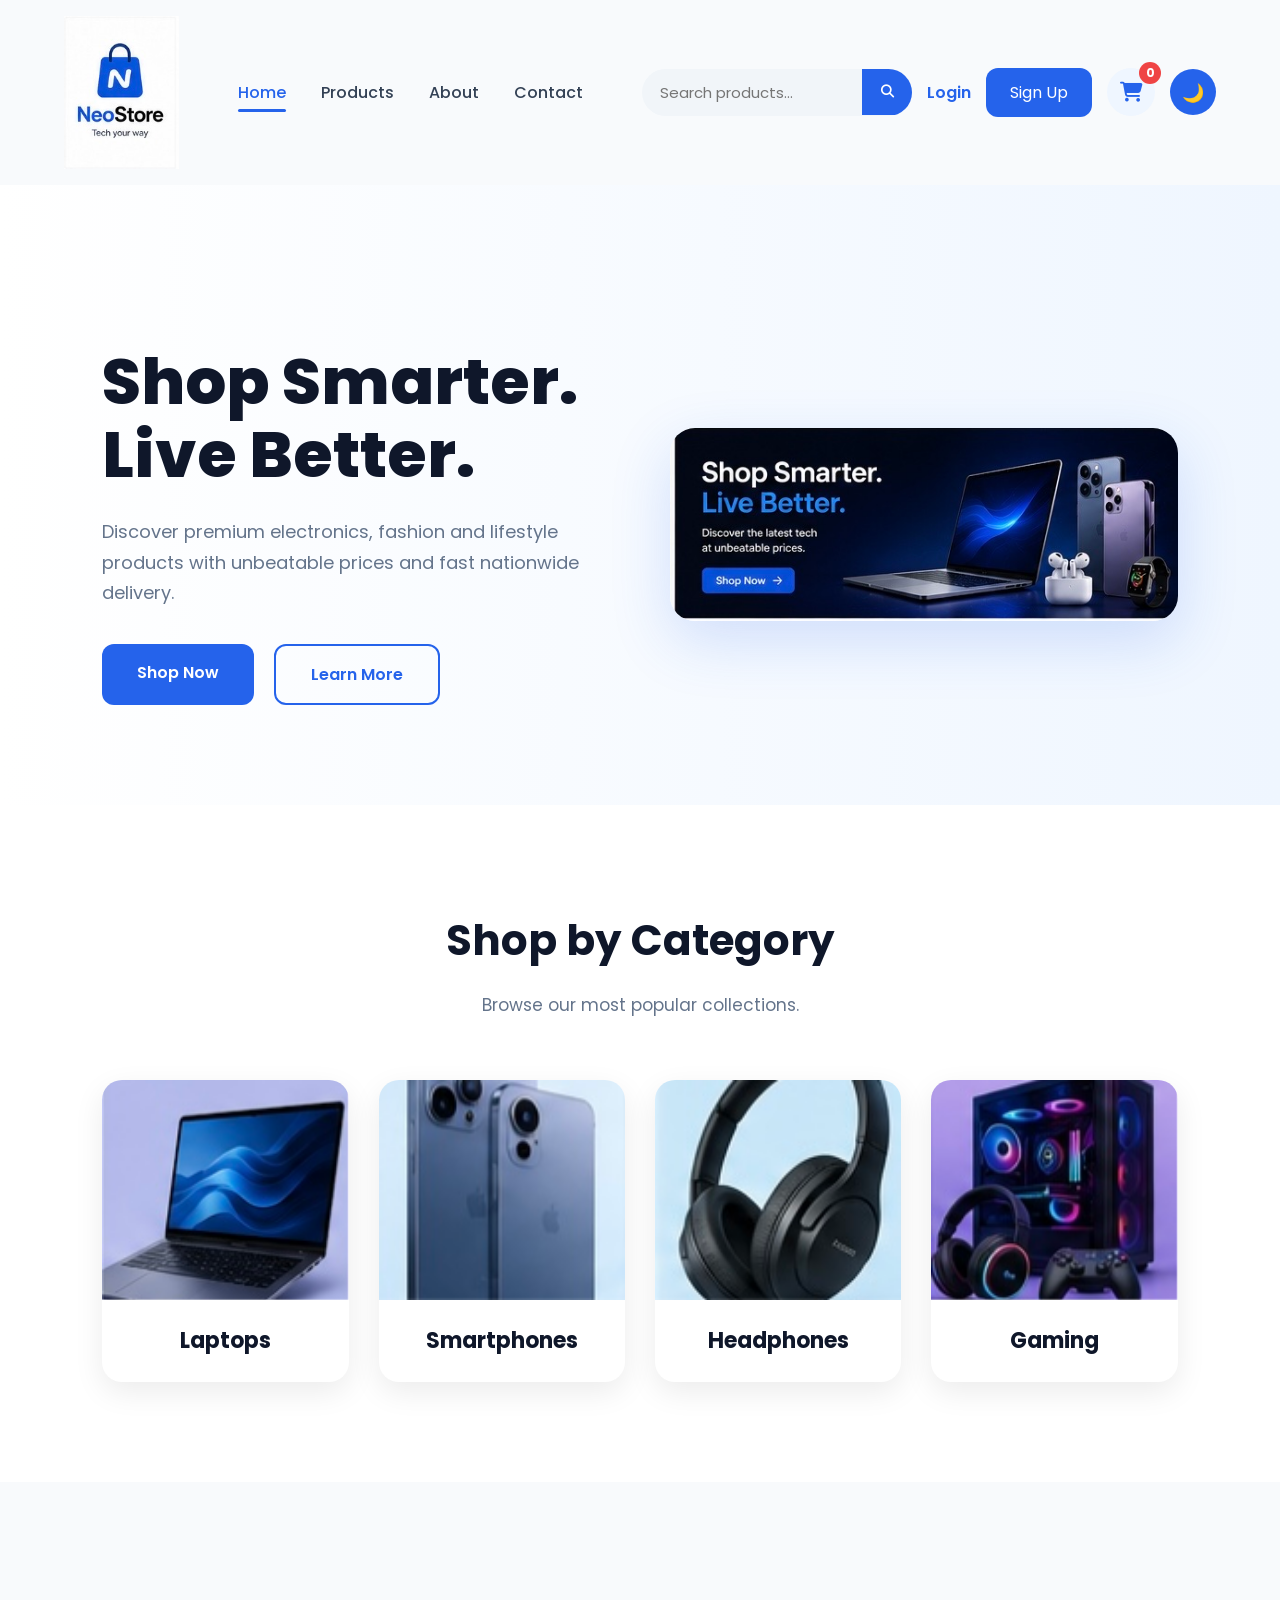
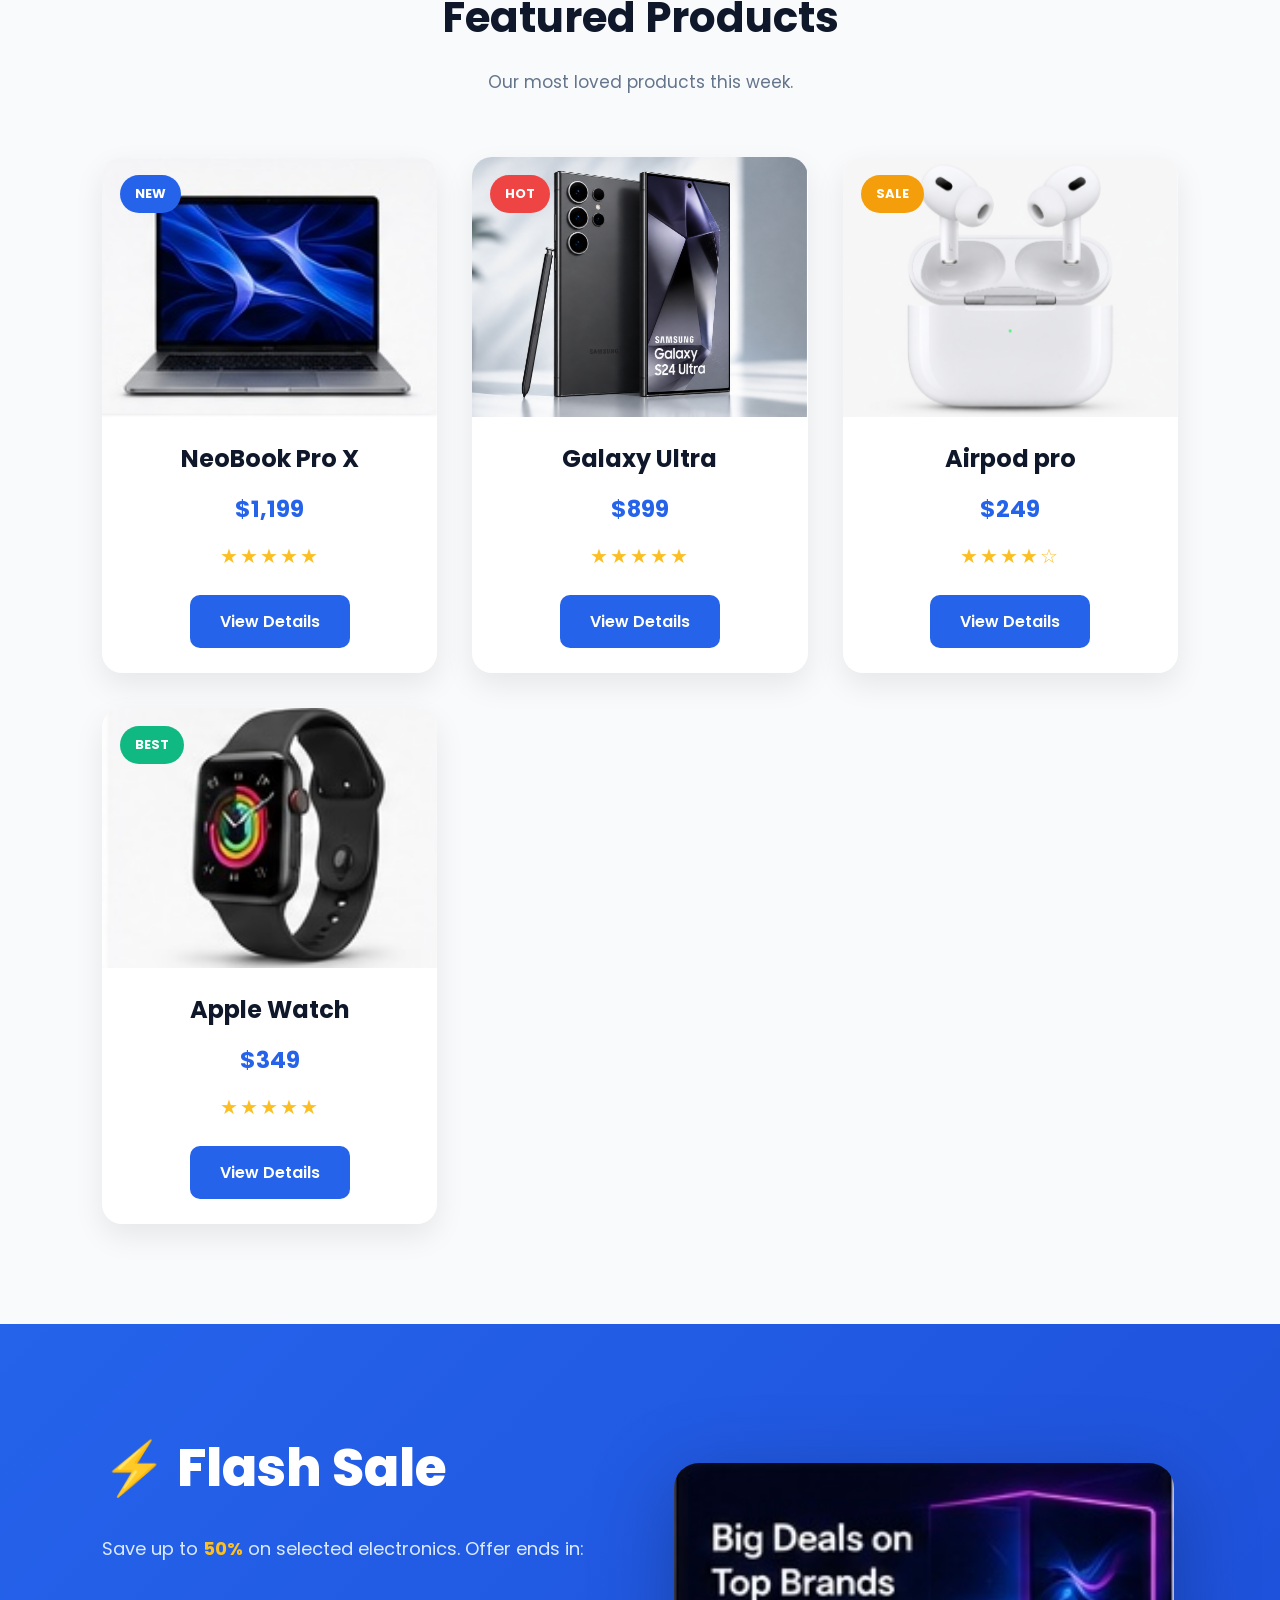
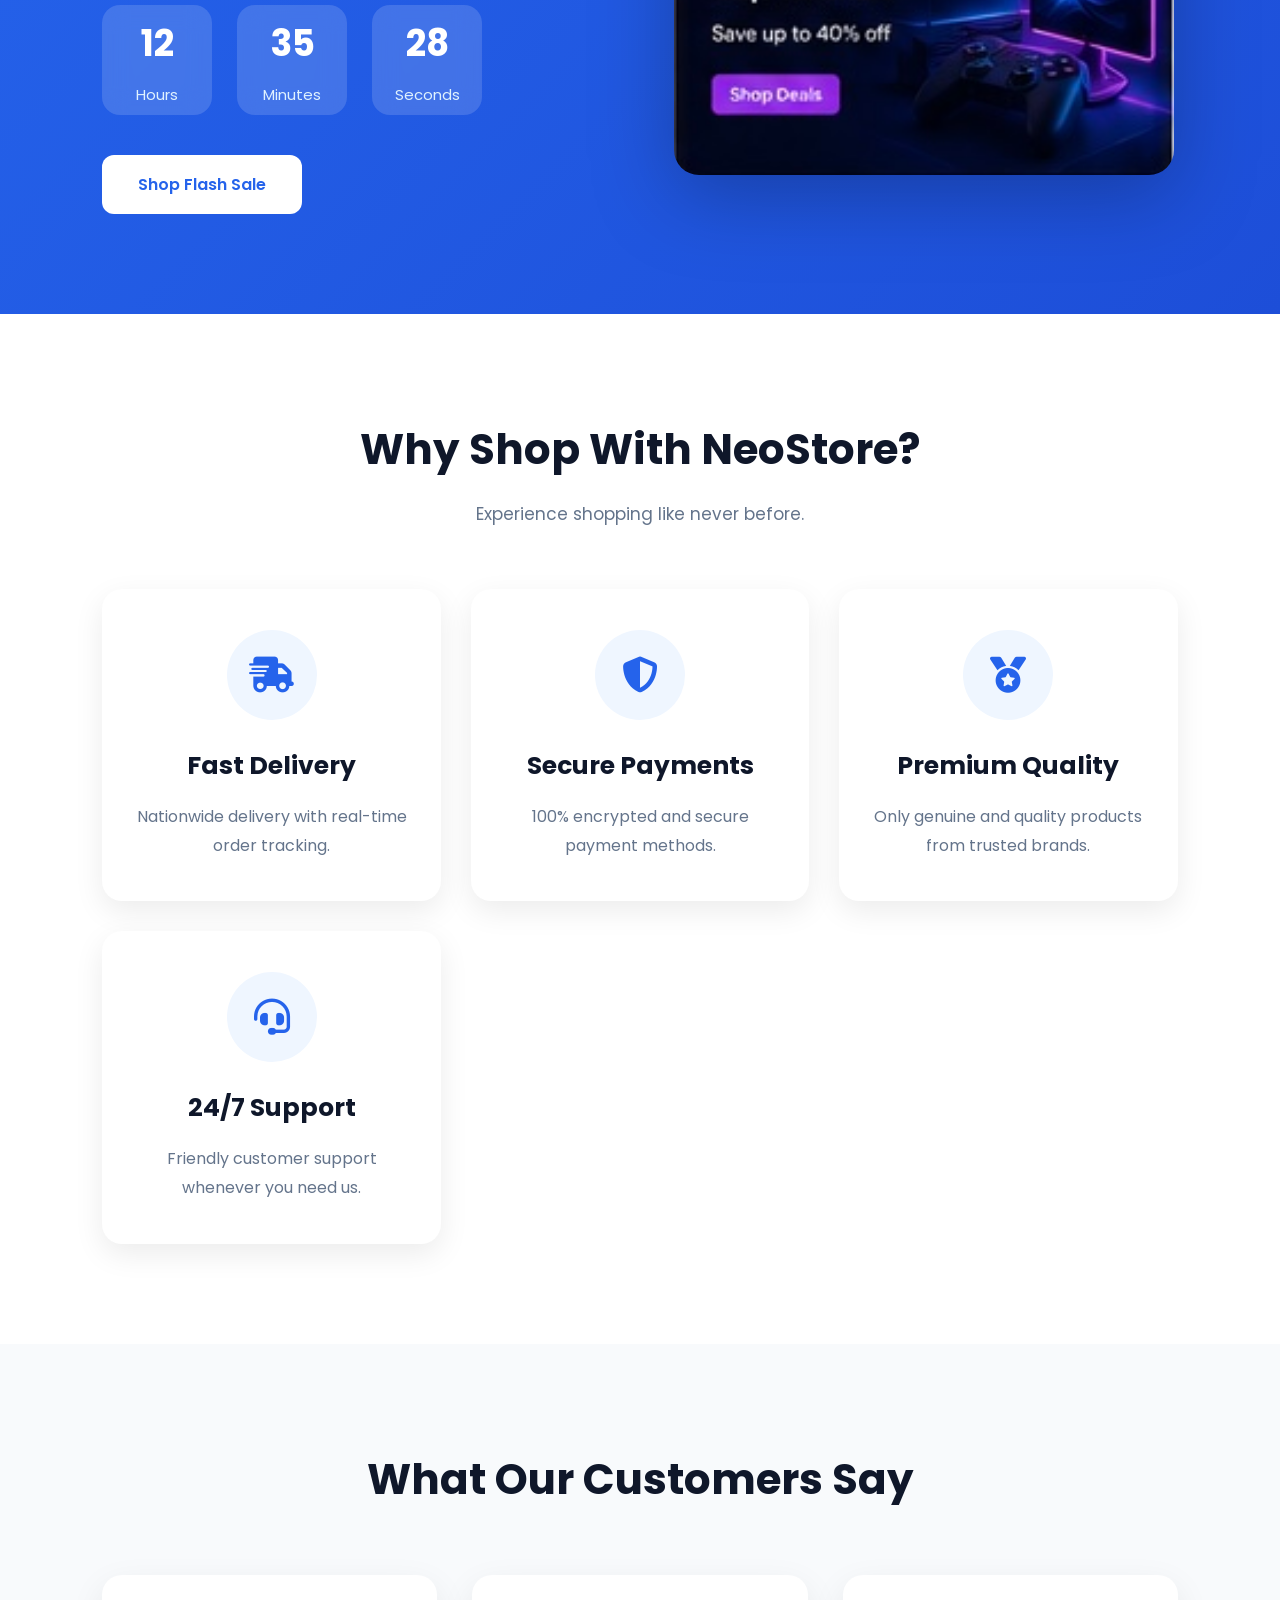
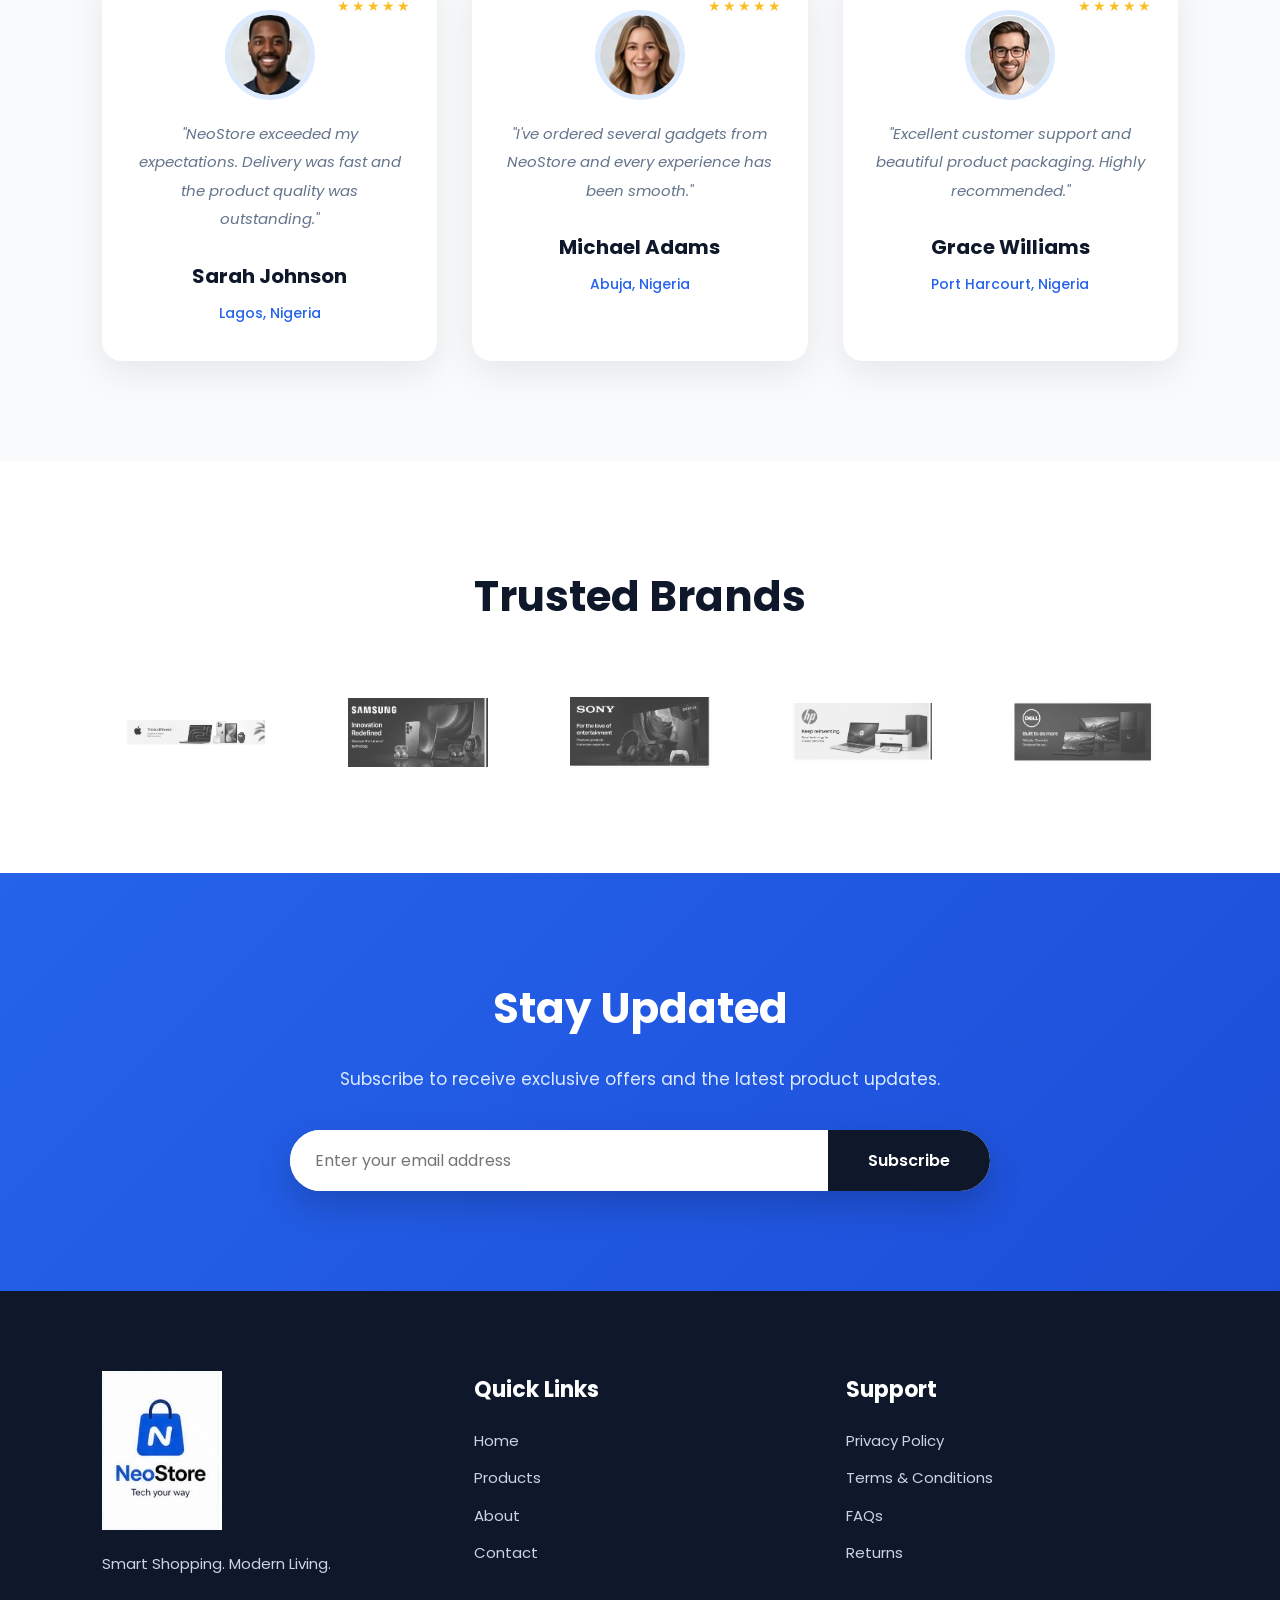
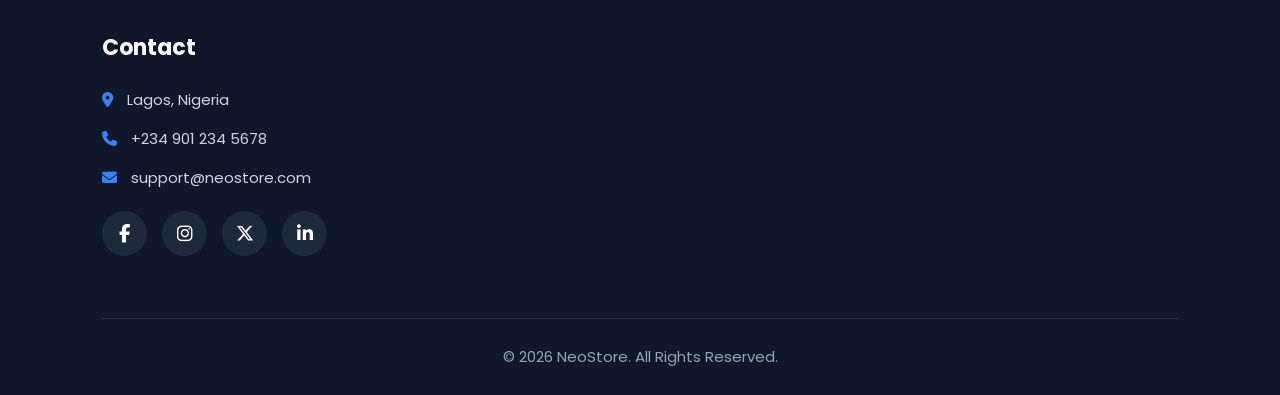
<file: index.html>
<!DOCTYPE html>
<html lang="en">

<head>

<meta charset="UTF-8">

<meta name="viewport" content="width=device-width, initial-scale=1.0">

<meta name="description" content="NeoStore - Premium electronics, fashion and lifestyle products.">

<meta name="keywords" content="shopping,ecommerce,electronics,fashion">

<meta name="author" content="Emmanuel Otsowo">

<title>NeoStore | Smart Shopping. Modern Living.</title>

<link rel="icon" href="images/logo.png">

<link rel="preconnect" href="https://fonts.googleapis.com">

<link rel="preconnect" href="https://fonts.gstatic.com" crossorigin>

<link href="https://fonts.googleapis.com/css2?family=Poppins:wght@300;400;500;600;700;800&display=swap" rel="stylesheet">

<link rel="stylesheet"
href="https://cdnjs.cloudflare.com/ajax/libs/font-awesome/6.7.2/css/all.min.css">

<link rel="stylesheet"
href="css/style.css">

</head>

<body>

<header class="header">

<nav class="navbar">

<a href="index.html" class="logo">

<img src="images/logo.png" alt="NeoStore Logo">

</a>

<ul class="nav-links" id="navLinks">

<li><a href="index.html" class="active">Home</a></li>

<li><a href="products.html">Products</a></li>

<li><a href="about.html">About</a></li>

<li><a href="contact.html">Contact</a></li>

</ul>

<div class="nav-actions">

<div class="search-box">

<input
type="search"
placeholder="Search products...">

<button>

<i class="fa-solid fa-magnifying-glass"></i>

</button>

</div>

<a href="login.html" class="login-btn">

Login

</a>

<a href="signup.html" class="signup-btn">

Sign Up

</a>

<a href="cart.html" class="cart-icon">

<i class="fa-solid fa-cart-shopping"></i>

<span class="cart-count">

0

</span>

</a>

<button id="themeBtn">

🌙

</button>

<div id="menuBtn" class="menu-btn">

<i class="fa-solid fa-bars"></i>

</div>

</div>

</nav>

</header>

<!--========================
        HERO
=========================-->

<section class="hero">

<div class="hero-content">

<h1>

Shop Smarter.
Live Better.

</h1>

<p>

Discover premium electronics, fashion and lifestyle products with unbeatable prices and fast nationwide delivery.

</p>

<div class="hero-buttons">

<a href="products.html" class="primary-btn">

Shop Now

</a>

<a href="about.html" class="secondary-btn">

Learn More

</a>

</div>

</div>

<div class="hero-image">

<img src="images/hero-banner.jpg" alt="NeoStore Hero">

</div>

</section>

<!--========================
      CATEGORIES
=========================-->

<section class="categories">

<div class="section-title">

<h2>Shop by Category</h2>

<p>Browse our most popular collections.</p>

</div>

<div class="category-grid">

<a href="products.html" class="category-card">

<img src="images/categories/laptops.jpg" alt="Laptops">

<h3>Laptops</h3>

</a>

<a href="products.html" class="category-card">

<img src="images/categories/smartphones.jpg" alt="Smartphones">

<h3>Smartphones</h3>

</a>

<a href="products.html" class="category-card">

<img src="images/categories/headphones.jpg" alt="Headphones">

<h3>Headphones</h3>

</a>

<a href="products.html" class="category-card">

<img src="images/categories/gaming.jpg" alt="Gaming">

<h3>Gaming</h3>

</a>

</div>

</section>

<!--========================
    FEATURED PRODUCTS
=========================-->

<section class="featured-products">

<div class="section-title">

<h2>Featured Products</h2>

<p>Our most loved products this week.</p>

</div>

<div class="products-grid">

<div class="product-card">

<span class="badge">NEW</span>

<img src="images/products/laptop.jpg" alt="Laptop">

<h3>NeoBook Pro X</h3>

<p class="price">$1,199</p>

<div class="rating">

★★★★★

</div>

<a href="product-details.html" class="product-btn">

View Details

</a>

</div>

<div class="product-card">

<span class="badge">HOT</span>

<img src="images/products/phone.jpg" alt="Phone">

<h3>Galaxy Ultra</h3>

<p class="price">$899</p>

<div class="rating">

★★★★★

</div>

<a href="product-details.html" class="product-btn">

View Details

</a>

</div>

<div class="product-card">

<span class="badge">SALE</span>

<img src="images/products/headphones.jpg" alt="Headphones">

<h3>Airpod pro</h3>

<p class="price">$249</p>

<div class="rating">

★★★★☆

</div>

<a href="product-details.html" class="product-btn">

View Details

</a>

</div>

<div class="product-card">

<span class="badge">BEST</span>

<img src="images/products/smartwatch.jpg" alt="Smart Watch">

<h3>Apple Watch</h3>

<p class="price">$349</p>

<div class="rating">

★★★★★

</div>

<a href="product-details.html" class="product-btn">

View Details

</a>

</div>

</div>

</section>

<!--========================
       FLASH SALE
=========================-->

<section class="flash-sale">

<div class="flash-content">

<h2>

⚡ Flash Sale

</h2>

<p>

Save up to <strong>50%</strong> on selected electronics.

Offer ends in:

</p>

<div class="countdown">

<div>

<h3>12</h3>

<span>Hours</span>

</div>

<div>

<h3>35</h3>

<span>Minutes</span>

</div>

<div>

<h3>28</h3>

<span>Seconds</span>

</div>

</div>

<a href="products.html" class="primary-btn">

Shop Flash Sale

</a>

</div>

<div class="flash-image">

<img src="images/banner-sale.png" alt="Flash Sale">

</div>

</section>

<!--========================
     WHY CHOOSE US
=========================-->

<section class="why-us">

<div class="section-title">

<h2>Why Shop With NeoStore?</h2>

<p>Experience shopping like never before.</p>

</div>

<div class="why-grid">

<div class="why-card">

<i class="fa-solid fa-truck-fast"></i>

<h3>Fast Delivery</h3>

<p>

Nationwide delivery with real-time order tracking.

</p>

</div>

<div class="why-card">

<i class="fa-solid fa-shield-halved"></i>

<h3>Secure Payments</h3>

<p>

100% encrypted and secure payment methods.

</p>

</div>

<div class="why-card">

<i class="fa-solid fa-medal"></i>

<h3>Premium Quality</h3>

<p>

Only genuine and quality products from trusted brands.

</p>

</div>

<div class="why-card">

<i class="fa-solid fa-headset"></i>

<h3>24/7 Support</h3>

<p>

Friendly customer support whenever you need us.

</p>

</div>

</div>

</section>

<!--========================
      TESTIMONIALS
=========================-->

<section class="testimonials">

<div class="section-title">

<h2>What Our Customers Say</h2>

</div>

<div class="testimonial-grid">

<div class="testimonial-card">

<img src="images/clients/client1.jpg" alt="Customer">

<p>

"NeoStore exceeded my expectations. Delivery was fast and the product quality was outstanding."

</p>

<h4>Sarah Johnson</h4>

<span>Lagos, Nigeria</span>

</div>

<div class="testimonial-card">

<img src="images/clients/client2.jpg" alt="Customer">

<p>

"I've ordered several gadgets from NeoStore and every experience has been smooth."

</p>

<h4>Michael Adams</h4>

<span>Abuja, Nigeria</span>

</div>

<div class="testimonial-card">

<img src="images/clients/client3.jpg" alt="Customer">

<p>

"Excellent customer support and beautiful product packaging. Highly recommended."

</p>

<h4>Grace Williams</h4>

<span>Port Harcourt, Nigeria</span>

</div>

</div>

</section>

<!--========================
      BRAND PARTNERS
=========================-->

<section class="brands">

<h2>Trusted Brands</h2>

<div class="brand-logos">

<img src="images/brands/apple.png" alt="Apple">

<img src="images/brands/samsung.png" alt="Samsung">

<img src="images/brands/sony.png" alt="Sony">

<img src="images/brands/hp.png" alt="HP">

<img src="images/brands/dell.png" alt="Dell">

</div>

</section>

<!--========================
       NEWSLETTER
=========================-->

<section class="newsletter">

<h2>Stay Updated</h2>

<p>

Subscribe to receive exclusive offers and the latest product updates.

</p>

<form>

<input
type="email"
placeholder="Enter your email address"
required>

<button type="submit">

Subscribe

</button>

</form>

</section>

<!--========================
          FOOTER
=========================-->

<footer>

<div class="footer-container">

<div class="footer-box">

<img src="images/logo.png" alt="NeoStore Logo" class="footer-logo">

<p>

Smart Shopping. Modern Living.

</p>

</div>

<div class="footer-box">

<h3>Quick Links</h3>

<a href="index.html">Home</a>

<a href="products.html">Products</a>

<a href="about.html">About</a>

<a href="contact.html">Contact</a>

</div>

<div class="footer-box">

<h3>Support</h3>

<a href="#">Privacy Policy</a>

<a href="#">Terms & Conditions</a>

<a href="#">FAQs</a>

<a href="#">Returns</a>

</div>

<div class="footer-box">

<h3>Contact</h3>

<p><i class="fa-solid fa-location-dot"></i> Lagos, Nigeria</p>

<p><i class="fa-solid fa-phone"></i> +234 901 234 5678</p>

<p><i class="fa-solid fa-envelope"></i> support@neostore.com</p>

<div class="social-icons">

<a href="#"><i class="fab fa-facebook-f"></i></a>

<a href="#"><i class="fab fa-instagram"></i></a>

<a href="#"><i class="fab fa-x-twitter"></i></a>

<a href="#"><i class="fab fa-linkedin-in"></i></a>

</div>

</div>

</div>

<div class="footer-bottom">

<p>

© 2026 NeoStore. All Rights Reserved.

</p>

</div>

</footer>

<button id="scrollTopBtn">

<i class="fa-solid fa-arrow-up"></i>

</button>

<script src="js/script.js"></script>

</body>

</html>
</file>
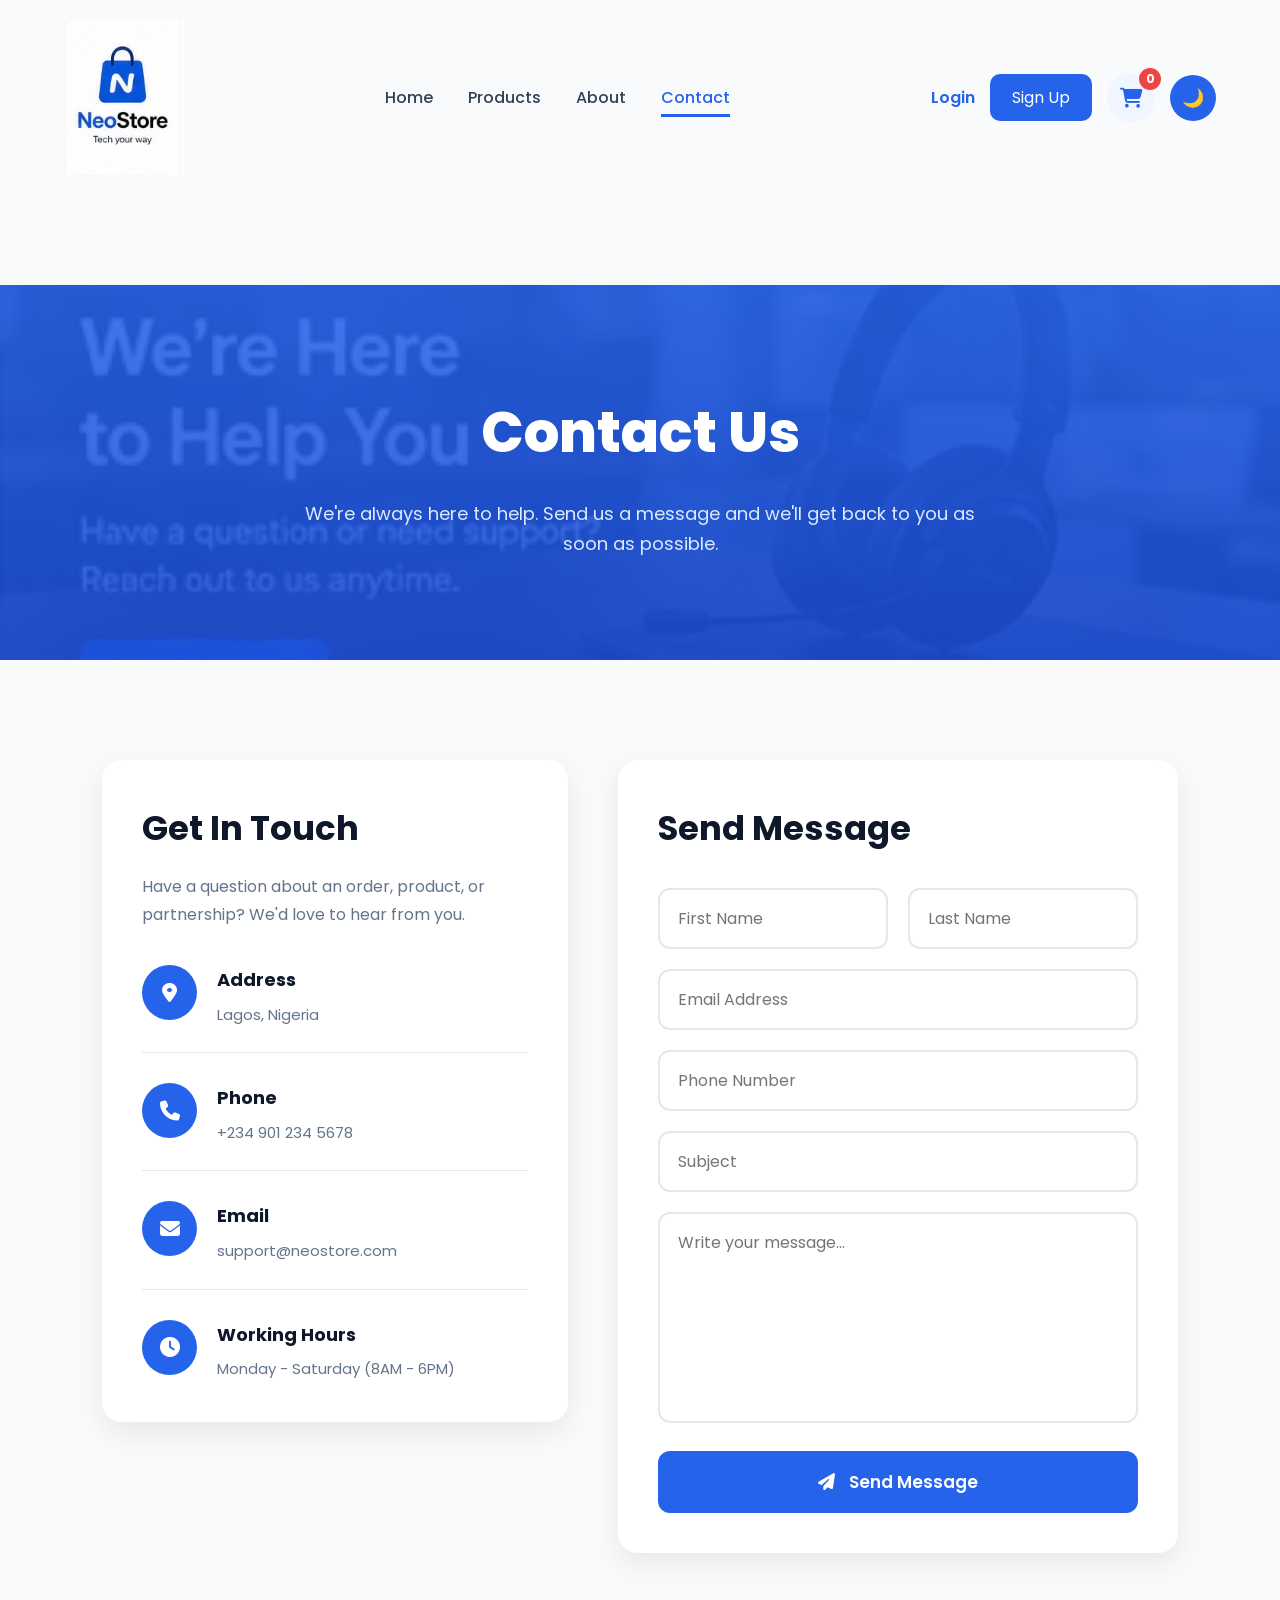
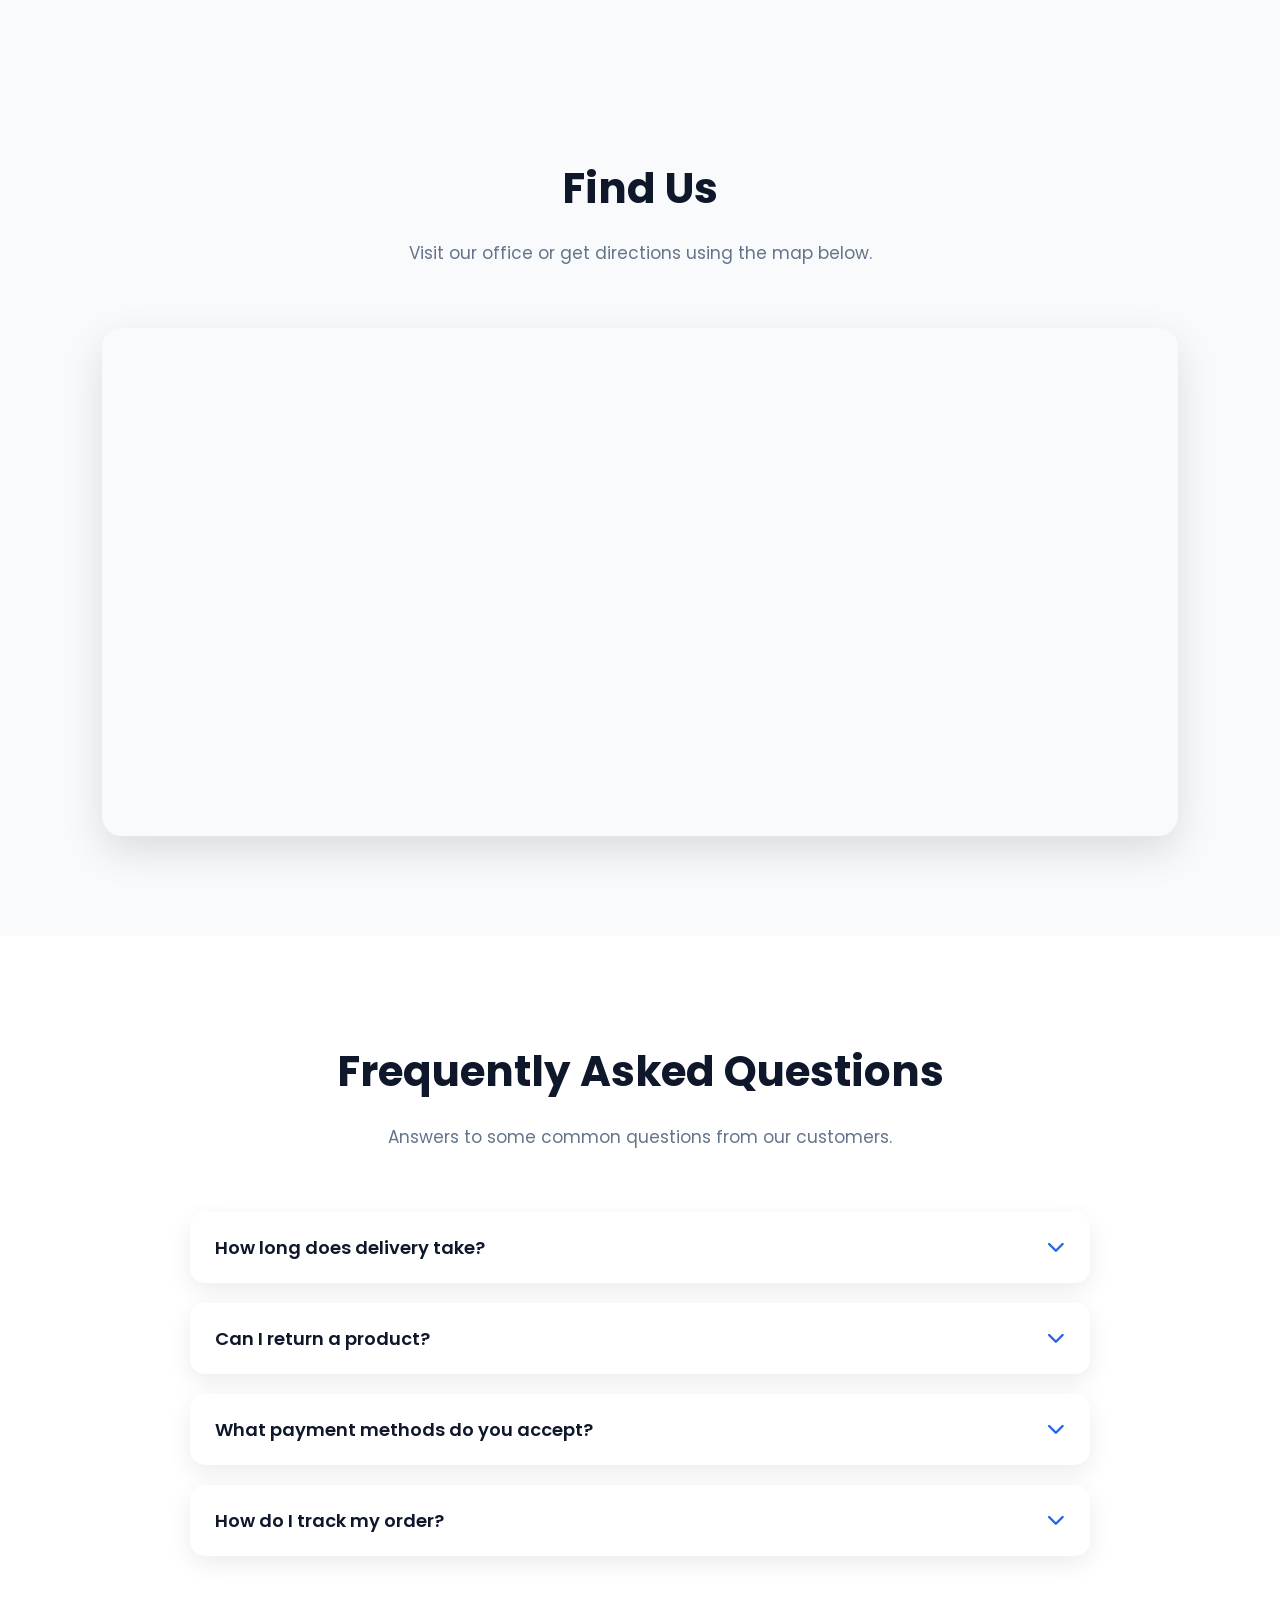
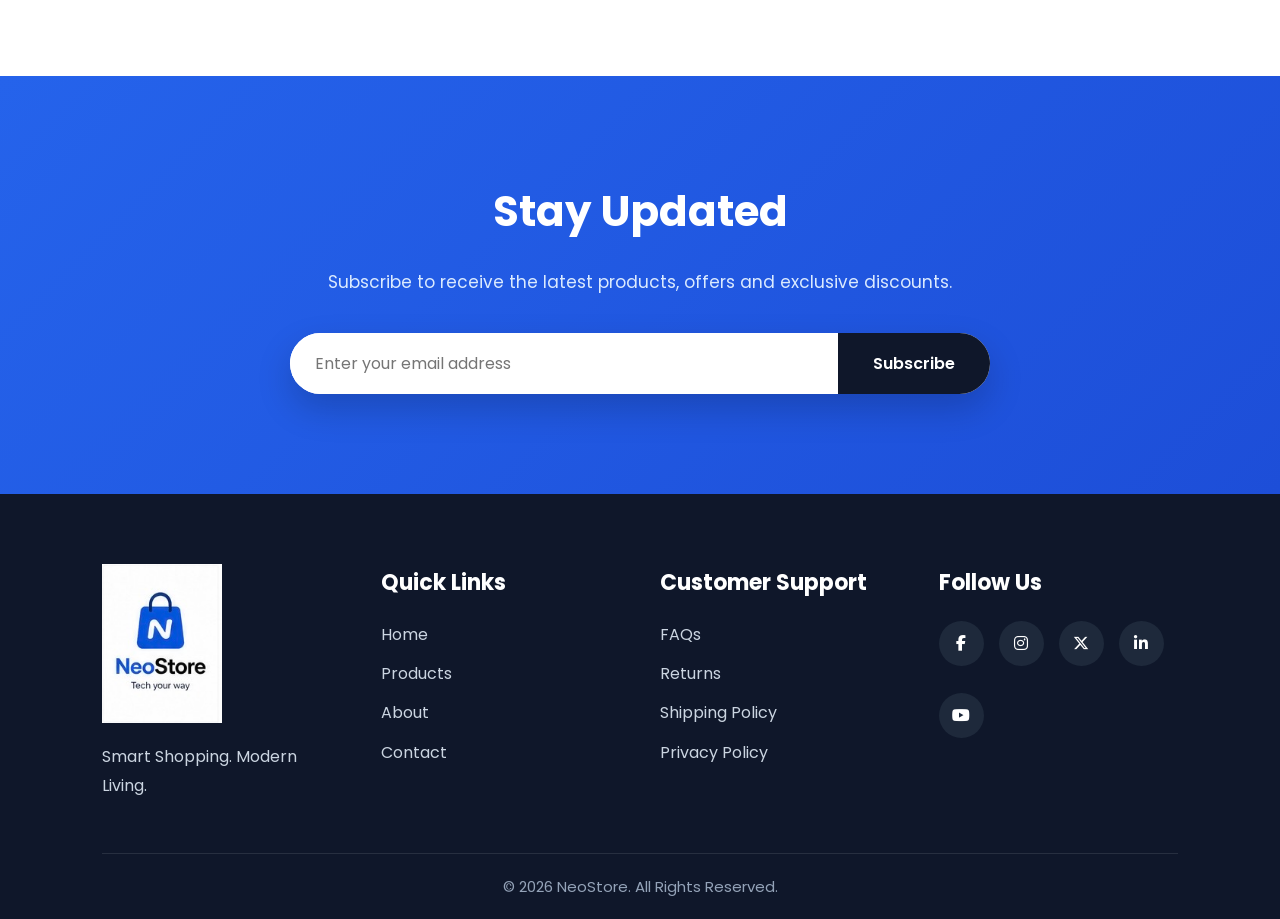
<file: contact.html>
<!DOCTYPE html>

<html lang="en">

<head>

<meta charset="UTF-8">

<meta name="viewport"
content="width=device-width, initial-scale=1.0">

<meta name="description"
content="Contact NeoStore">

<title>Contact | NeoStore</title>

<link rel="icon"
href="images/logo.png">

<link rel="preconnect"
href="https://fonts.googleapis.com">

<link rel="preconnect"
href="https://fonts.gstatic.com"
crossorigin>

<link href="https://fonts.googleapis.com/css2?family=Poppins:wght@300;400;500;600;700;800&display=swap"
rel="stylesheet">

<link rel="stylesheet"
href="https://cdnjs.cloudflare.com/ajax/libs/font-awesome/6.7.2/css/all.min.css">

<link rel="stylesheet"
href="css/contact.css">

</head>

<body>

<header class="header">

<nav class="navbar">

<a href="index.html" class="logo">

<img src="images/logo.png"
alt="NeoStore">

</a>

<ul class="nav-links" id="navLinks">

<li><a href="index.html">Home</a></li>

<li><a href="products.html">Products</a></li>

<li><a href="about.html">About</a></li>

<li><a href="contact.html" class="active">Contact</a></li>

</ul>

<div class="nav-actions">

<a href="login.html" class="login-btn">

Login

</a>

<a href="signup.html" class="signup-btn">

Sign Up

</a>

<a href="cart.html" class="cart-icon">

<i class="fa-solid fa-cart-shopping"></i>

<span class="cart-count">0</span>

</a>

<button id="themeBtn">

🌙

</button>

<div id="menuBtn" class="menu-btn">

<i class="fa-solid fa-bars"></i>

</div>

</div>

</nav>

</header>

<!--========================
        HERO
=========================-->

<section class="contact-hero">

<h1>

Contact Us

</h1>

<p>

We're always here to help. Send us a message and we'll get back to you as soon as possible.

</p>

</section>

<!--========================
      CONTACT SECTION
=========================-->

<section class="contact-container">

<div class="contact-info">

<h2>

Get In Touch

</h2>

<p>

Have a question about an order, product, or partnership? We'd love to hear from you.

</p>

<div class="info-item">

<i class="fa-solid fa-location-dot"></i>

<div>

<h4>Address</h4>

<p>Lagos, Nigeria</p>

</div>

</div>

<div class="info-item">

<i class="fa-solid fa-phone"></i>

<div>

<h4>Phone</h4>

<p>+234 901 234 5678</p>

</div>

</div>

<div class="info-item">

<i class="fa-solid fa-envelope"></i>

<div>

<h4>Email</h4>

<p>support@neostore.com</p>

</div>

</div>

<div class="info-item">

<i class="fa-solid fa-clock"></i>

<div>

<h4>Working Hours</h4>

<p>Monday - Saturday (8AM - 6PM)</p>

</div>

</div>

</div>

<div class="contact-form">

<h2>

Send Message

</h2>

<form id="contactForm">

<div class="input-row">

<input
type="text"
placeholder="First Name"
required>

<input
type="text"
placeholder="Last Name"
required>

</div>

<input
type="email"
placeholder="Email Address"
required>

<input
type="tel"
placeholder="Phone Number">

<input
type="text"
placeholder="Subject"
required>

<textarea
rows="7"
placeholder="Write your message..."
required></textarea>

<button
type="submit"
class="send-btn">

<i class="fa-solid fa-paper-plane"></i>

Send Message

</button>

</form>

</div>

</section>

<!--========================
        GOOGLE MAP
=========================-->

<section class="map-section">

<div class="section-title">

<h2>Find Us</h2>

<p>Visit our office or get directions using the map below.</p>

</div>

<div class="map-container">

<iframe
src="https://www.google.com/maps?q=Lagos,Nigeria&output=embed"
loading="lazy"
allowfullscreen
referrerpolicy="no-referrer-when-downgrade">
</iframe>

</div>

</section>

<!--========================
            FAQ
=========================-->

<section class="faq-section">

<div class="section-title">

<h2>Frequently Asked Questions</h2>

<p>Answers to some common questions from our customers.</p>

</div>

<div class="faq-container">

<div class="faq-item">

<button class="faq-question">

How long does delivery take?

<i class="fa-solid fa-chevron-down"></i>

</button>

<div class="faq-answer">

<p>

Standard delivery takes between 1–5 business days depending on your location.

</p>

</div>

</div>

<div class="faq-item">

<button class="faq-question">

Can I return a product?

<i class="fa-solid fa-chevron-down"></i>

</button>

<div class="faq-answer">

<p>

Yes. Products can be returned within 7 days if they meet our return policy.

</p>

</div>

</div>

<div class="faq-item">

<button class="faq-question">

What payment methods do you accept?

<i class="fa-solid fa-chevron-down"></i>

</button>

<div class="faq-answer">

<p>

We accept Visa, Mastercard, PayPal, Google Pay and Apple Pay.

</p>

</div>

</div>

<div class="faq-item">

<button class="faq-question">

How do I track my order?

<i class="fa-solid fa-chevron-down"></i>

</button>

<div class="faq-answer">

<p>

Log in to your NeoStore account and open the Orders page to view your order status.

</p>

</div>

</div>

</div>

</section>

<!--========================
        NEWSLETTER
=========================-->

<section class="newsletter">

<h2>Stay Updated</h2>

<p>

Subscribe to receive the latest products, offers and exclusive discounts.

</p>

<form class="newsletter-form">

<input
type="email"
placeholder="Enter your email address"
required>

<button type="submit">

Subscribe

</button>

</form>

</section>

<!--========================
            FOOTER
=========================-->

<footer>

<div class="footer-container">

<div class="footer-box">

<img src="images/logo.png"
class="footer-logo"
alt="NeoStore Logo">

<p>

Smart Shopping. Modern Living.

</p>

</div>

<div class="footer-box">

<h3>Quick Links</h3>

<a href="index.html">Home</a>

<a href="products.html">Products</a>

<a href="about.html">About</a>

<a href="contact.html">Contact</a>

</div>

<div class="footer-box">

<h3>Customer Support</h3>

<a href="#">FAQs</a>

<a href="#">Returns</a>

<a href="#">Shipping Policy</a>

<a href="#">Privacy Policy</a>

</div>

<div class="footer-box">

<h3>Follow Us</h3>

<div class="social-icons">

<a href="#"><i class="fab fa-facebook-f"></i></a>

<a href="#"><i class="fab fa-instagram"></i></a>

<a href="#"><i class="fab fa-x-twitter"></i></a>

<a href="#"><i class="fab fa-linkedin-in"></i></a>

<a href="#"><i class="fab fa-youtube"></i></a>

</div>

</div>

</div>

<div class="footer-bottom">

<p>

© 2026 NeoStore. All Rights Reserved.

</p>

</div>

</footer>

<!--========================
        BACK TO TOP
=========================-->

<button id="scrollTopBtn">

<i class="fa-solid fa-arrow-up"></i>

</button>

<script src="js/script.js"></script>

</body>

</html>
</file>
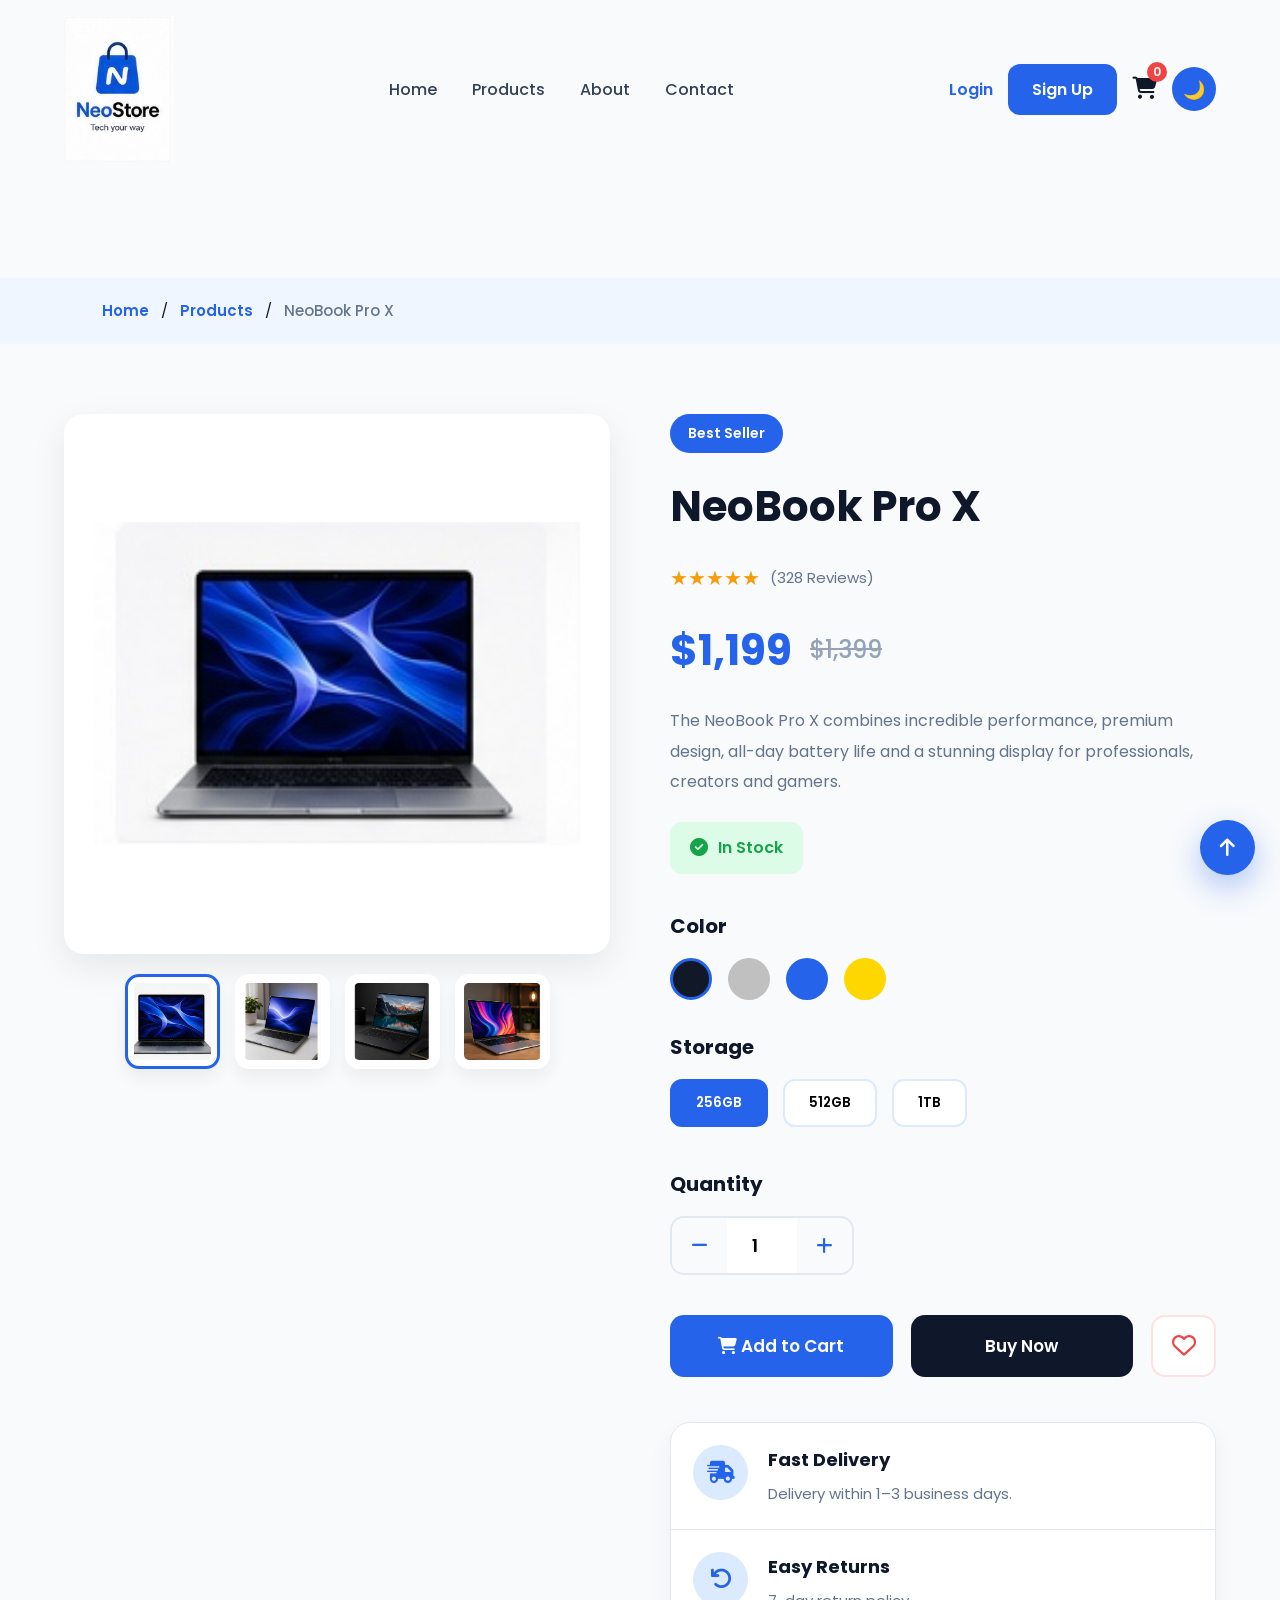
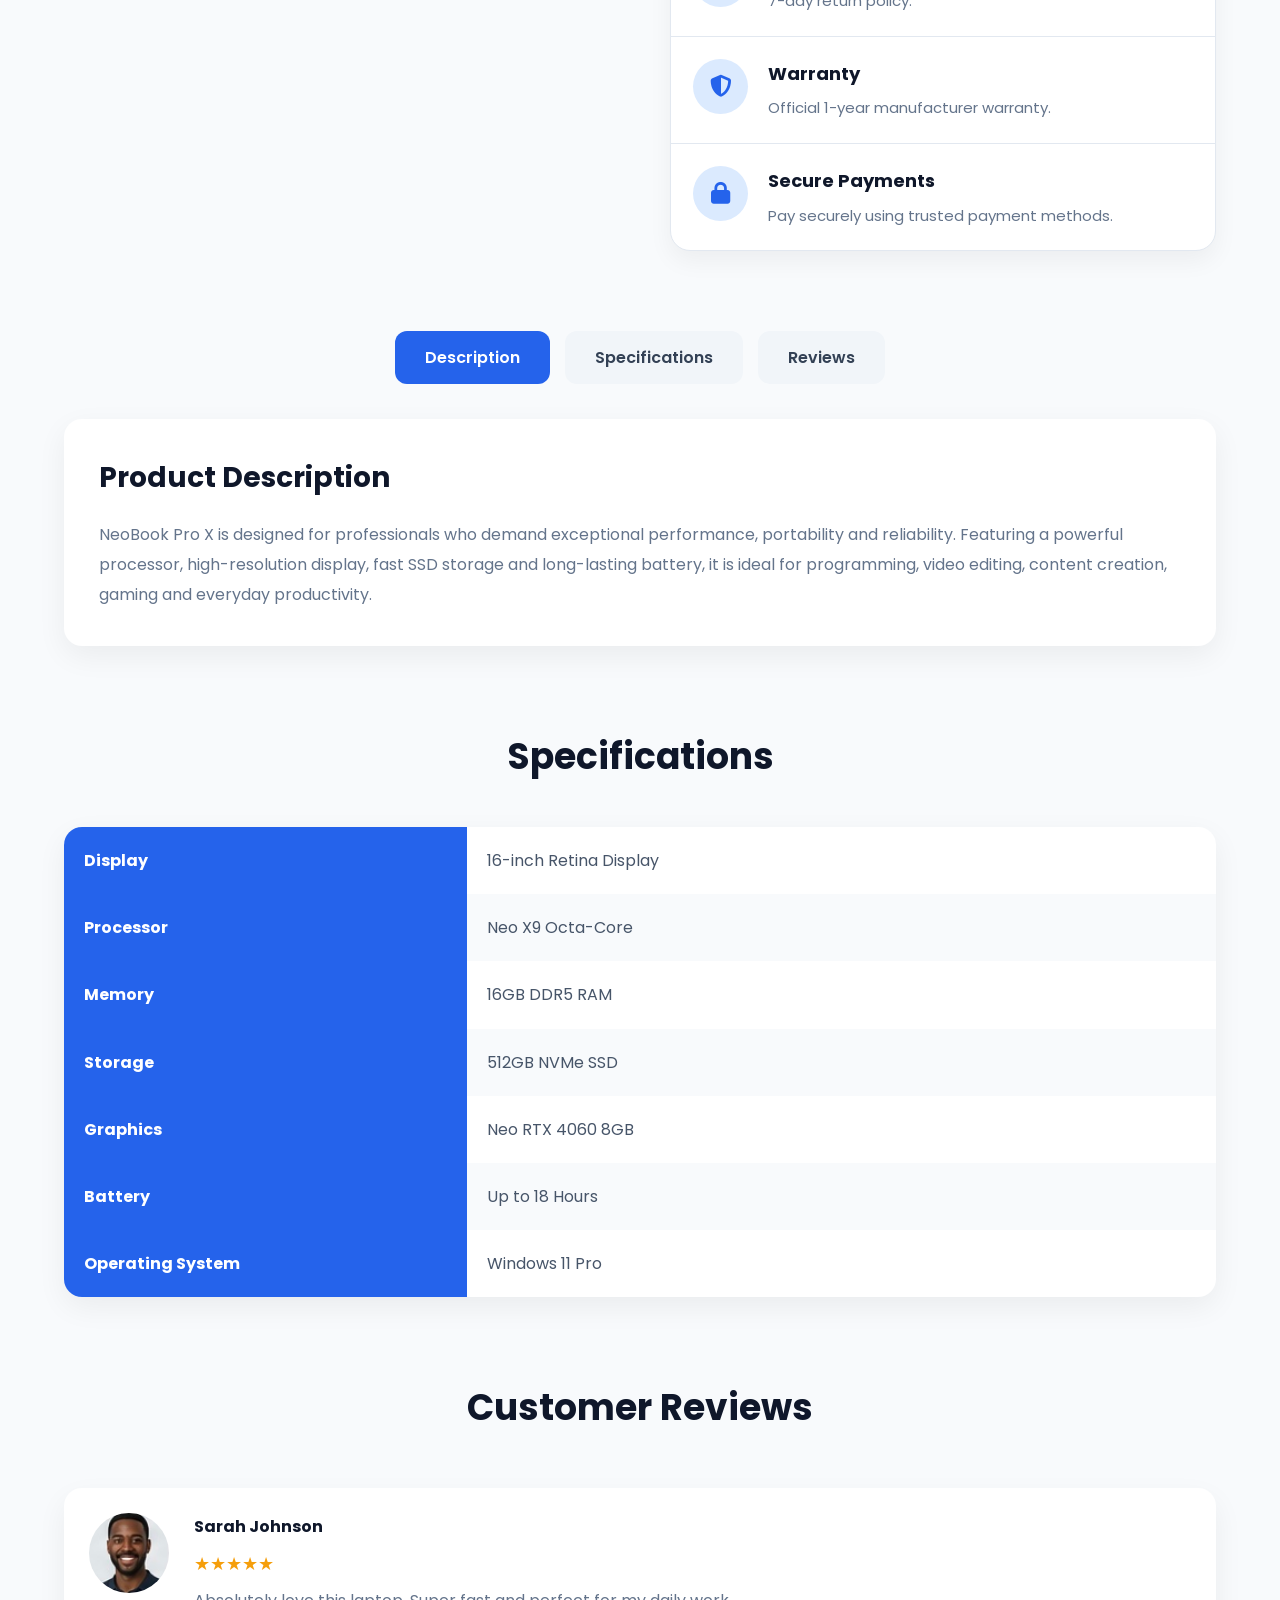
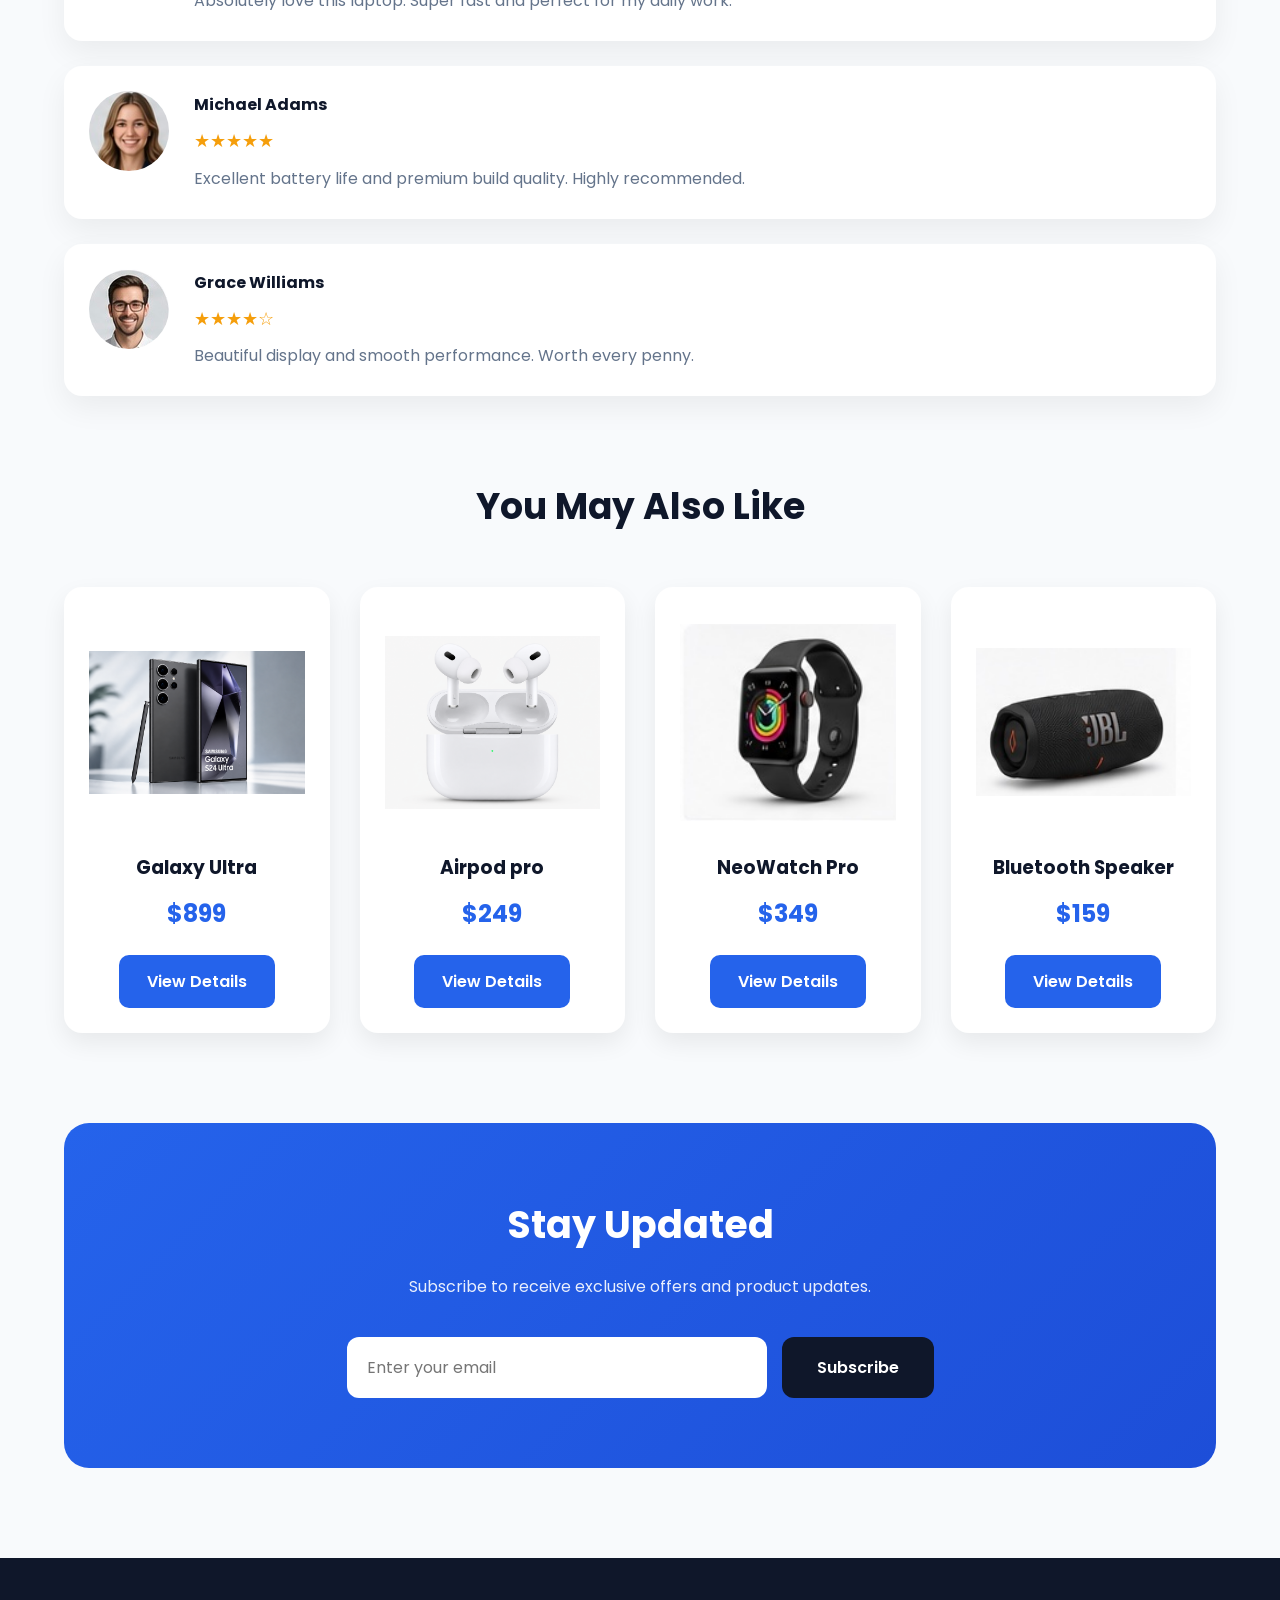
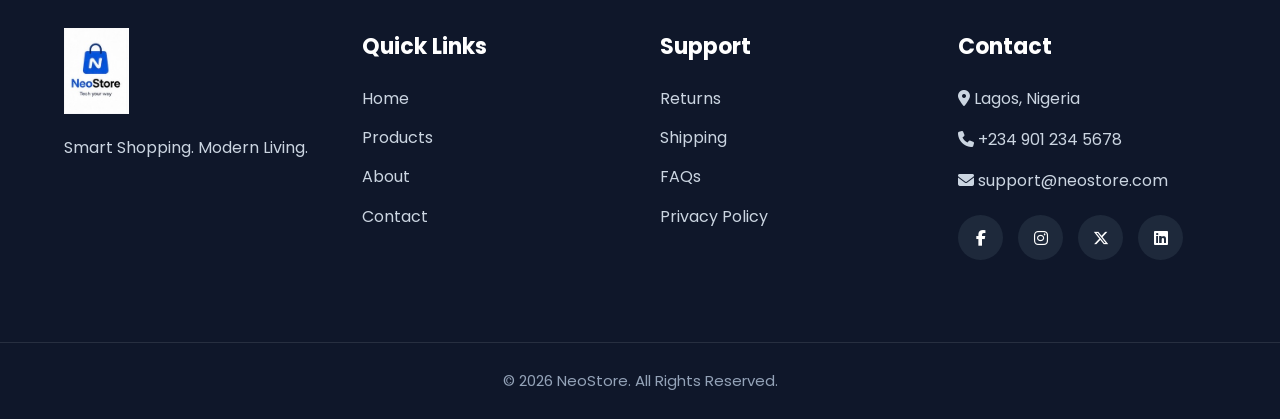
<file: product-details.html>
<!DOCTYPE html>

<html lang="en">

<head>

<meta charset="UTF-8">

<meta name="viewport"
content="width=device-width, initial-scale=1.0">

<meta name="description"
content="NeoStore Product Details">

<title>Product Details | NeoStore</title>

<link rel="icon"
href="images/logo.png">

<link rel="preconnect"
href="https://fonts.googleapis.com">

<link rel="preconnect"
href="https://fonts.gstatic.com"
crossorigin>

<link href="https://fonts.googleapis.com/css2?family=Poppins:wght@300;400;500;600;700;800&display=swap"
rel="stylesheet">

<link rel="stylesheet"
href="https://cdnjs.cloudflare.com/ajax/libs/font-awesome/6.7.2/css/all.min.css">

<link rel="stylesheet"
href="css/details.css">

</head>

<body>

<header class="header">

<nav class="navbar">

<a href="index.html" class="logo">

<img src="images/logo.png"
alt="NeoStore Logo">

</a>

<ul class="nav-links"
id="navLinks">

<li><a href="index.html">Home</a></li>

<li><a href="products.html">Products</a></li>

<li><a href="about.html">About</a></li>

<li><a href="contact.html">Contact</a></li>

</ul>

<div class="nav-actions">

<a href="login.html"
class="login-btn">

Login

</a>

<a href="signup.html"
class="signup-btn">

Sign Up

</a>

<a href="cart.html"
class="cart-icon">

<i class="fa-solid fa-cart-shopping"></i>

<span class="cart-count">

0

</span>

</a>

<button id="themeBtn">

🌙

</button>

<div class="menu-btn"
id="menuBtn">

<i class="fa-solid fa-bars"></i>

</div>

</div>

</nav>

</header>

<!--========================
        BREADCRUMB
=========================-->

<section class="breadcrumb">

<a href="index.html">

Home

</a>

/

<a href="products.html">

Products

</a>

/

<span>

NeoBook Pro X

</span>

</section>

<!--========================
      PRODUCT DETAILS
=========================-->

<section class="product-details">

<div class="gallery">

<div class="main-image">

<img src="images/products/laptop.jpg"
alt="NeoBook Pro X"
id="mainImage">

</div>

<div class="thumbnail-row">

<img src="images/products/laptop.jpg"
class="thumb active">

<img src="images/products/laptop2.jpg"
class="thumb">

<img src="images/products/laptop3.jpg"
class="thumb">

<img src="images/products/laptop4.jpg"
class="thumb">

</div>

</div>

<div class="product-info">

<span class="product-tag">

Best Seller

</span>

<h1>

NeoBook Pro X

</h1>

<div class="rating">

★★★★★

<span>

(328 Reviews)

</span>

</div>

<h2>

$1,199

<span>

$1,399

</span>

</h2>

<p>

The NeoBook Pro X combines incredible performance, premium design, all-day battery life and a stunning display for professionals, creators and gamers.

</p>

<div class="stock">

<i class="fa-solid fa-circle-check"></i>

In Stock

</div>

<!--========================
      PRODUCT OPTIONS
=========================-->

<div class="product-options">

<h3>Color</h3>

<div class="color-options">

<span class="color black active"></span>

<span class="color silver"></span>

<span class="color blue"></span>

<span class="color gold"></span>

</div>

<h3>Storage</h3>

<div class="storage-options">

<button class="storage-btn active">

256GB

</button>

<button class="storage-btn">

512GB

</button>

<button class="storage-btn">

1TB

</button>

</div>

</div>

<!--========================
      QUANTITY
=========================-->

<div class="quantity-section">

<h3>Quantity</h3>

<div class="quantity-box">

<button class="minus-btn">

<i class="fa-solid fa-minus"></i>

</button>

<input
type="number"
value="1"
min="1">

<button class="plus-btn">

<i class="fa-solid fa-plus"></i>

</button>

</div>

</div>

<!--========================
       ACTION BUTTONS
=========================-->

<div class="action-buttons">

<button class="cart-btn">

<i class="fa-solid fa-cart-shopping"></i>

Add to Cart

</button>

<button class="buy-btn">

Buy Now

</button>

<button class="wishlist-btn">

<i class="fa-regular fa-heart"></i>

</button>

</div>

<!--========================
      DELIVERY INFO
=========================-->

<div class="delivery-box">

<div class="delivery-item">

<i class="fa-solid fa-truck-fast"></i>

<div>

<h4>Fast Delivery</h4>

<p>

Delivery within 1–3 business days.

</p>

</div>

</div>

<div class="delivery-item">

<i class="fa-solid fa-arrow-rotate-left"></i>

<div>

<h4>Easy Returns</h4>

<p>

7-day return policy.

</p>

</div>

</div>

<div class="delivery-item">

<i class="fa-solid fa-shield-halved"></i>

<div>

<h4>Warranty</h4>

<p>

Official 1-year manufacturer warranty.

</p>

</div>

</div>

<div class="delivery-item">

<i class="fa-solid fa-lock"></i>

<div>

<h4>Secure Payments</h4>

<p>

Pay securely using trusted payment methods.

</p>

</div>

</div>

</div>

</div>

</section>

<!--========================
    PRODUCT TABS
=========================-->

<section class="product-tabs">

<div class="tabs">

<button class="tab-btn active">

Description

</button>

<button class="tab-btn">

Specifications

</button>

<button class="tab-btn">

Reviews

</button>

</div>

<div class="tab-content">

<h3>Product Description</h3>

<p>

NeoBook Pro X is designed for professionals who demand exceptional performance, portability and reliability. Featuring a powerful processor, high-resolution display, fast SSD storage and long-lasting battery, it is ideal for programming, video editing, content creation, gaming and everyday productivity.

</p>

</div>

</section>

<!--========================
      SPECIFICATIONS
=========================-->

<section class="specifications">

<h2>Specifications</h2>

<table class="spec-table">

<tr>

<th>Display</th>

<td>16-inch Retina Display</td>

</tr>

<tr>

<th>Processor</th>

<td>Neo X9 Octa-Core</td>

</tr>

<tr>

<th>Memory</th>

<td>16GB DDR5 RAM</td>

</tr>

<tr>

<th>Storage</th>

<td>512GB NVMe SSD</td>

</tr>

<tr>

<th>Graphics</th>

<td>Neo RTX 4060 8GB</td>

</tr>

<tr>

<th>Battery</th>

<td>Up to 18 Hours</td>

</tr>

<tr>

<th>Operating System</th>

<td>Windows 11 Pro</td>

</tr>

</table>

</section>

<!--========================
      CUSTOMER REVIEWS
=========================-->

<section class="reviews">

<h2>Customer Reviews</h2>

<div class="review-card">

<img src="images/clients/client1.jpg" alt="Customer">

<div>

<h4>Sarah Johnson</h4>

<div class="rating">★★★★★</div>

<p>

Absolutely love this laptop. Super fast and perfect for my daily work.

</p>

</div>

</div>

<div class="review-card">

<img src="images/clients/client2.jpg" alt="Customer">

<div>

<h4>Michael Adams</h4>

<div class="rating">★★★★★</div>

<p>

Excellent battery life and premium build quality. Highly recommended.

</p>

</div>

</div>

<div class="review-card">

<img src="images/clients/client3.jpg" alt="Customer">

<div>

<h4>Grace Williams</h4>

<div class="rating">★★★★☆</div>

<p>

Beautiful display and smooth performance. Worth every penny.

</p>

</div>

</div>

</section>

<!--========================
      RELATED PRODUCTS
=========================-->

<section class="related-products">

<div class="section-title">

<h2>You May Also Like</h2>

</div>

<div class="products-grid">

<div class="product-card">

<img src="images/products/phone.jpg" alt="NeoPhone Ultra">

<h3>Galaxy Ultra</h3>

<p class="price">$899</p>

<a href="product-details.html" class="details-btn">

View Details

</a>

</div>

<div class="product-card">

<img src="images/products/headphones.jpg" alt="NeoPods Max">

<h3>Airpod pro</h3>

<p class="price">$249</p>

<a href="product-details.html" class="details-btn">

View Details

</a>

</div>

<div class="product-card">

<img src="images/products/smartwatch.jpg" alt="NeoWatch Pro">

<h3>NeoWatch Pro</h3>

<p class="price">$349</p>

<a href="product-details.html" class="details-btn">

View Details

</a>

</div>

<div class="product-card">

<img src="images/products/speaker.jpg" alt="Bluetooth Speaker">

<h3>Bluetooth Speaker</h3>

<p class="price">$159</p>

<a href="product-details.html" class="details-btn">

View Details

</a>

</div>

</div>

</section>

<!--========================
        NEWSLETTER
=========================-->

<section class="newsletter">

<h2>Stay Updated</h2>

<p>

Subscribe to receive exclusive offers and product updates.

</p>

<form class="newsletter-form">

<input
type="email"
placeholder="Enter your email"
required>

<button type="submit">

Subscribe

</button>

</form>

</section>

<!--========================
          FOOTER
=========================-->

<footer>

<div class="footer-container">

<div class="footer-box">

<img src="images/logo.png"
class="footer-logo"
alt="NeoStore">

<p>

Smart Shopping. Modern Living.

</p>

</div>

<div class="footer-box">

<h3>Quick Links</h3>

<a href="index.html">Home</a>

<a href="products.html">Products</a>

<a href="about.html">About</a>

<a href="contact.html">Contact</a>

</div>

<div class="footer-box">

<h3>Support</h3>

<a href="#">Returns</a>

<a href="#">Shipping</a>

<a href="#">FAQs</a>

<a href="#">Privacy Policy</a>

</div>

<div class="footer-box">

<h3>Contact</h3>

<p>

<i class="fa-solid fa-location-dot"></i>

Lagos, Nigeria

</p>

<p>

<i class="fa-solid fa-phone"></i>

+234 901 234 5678

</p>

<p>

<i class="fa-solid fa-envelope"></i>

support@neostore.com

</p>

<div class="social-icons">

<a href="#"><i class="fab fa-facebook-f"></i></a>

<a href="#"><i class="fab fa-instagram"></i></a>

<a href="#"><i class="fab fa-x-twitter"></i></a>

<a href="#"><i class="fab fa-linkedin"></i></a>

</div>

</div>

</div>

<div class="footer-bottom">

<p>

© 2026 NeoStore. All Rights Reserved.

</p>

</div>

</footer>

<button id="scrollTopBtn">

<i class="fa-solid fa-arrow-up"></i>

</button>

<script src="js/script.js"></script>

</body>

</html>
</file>
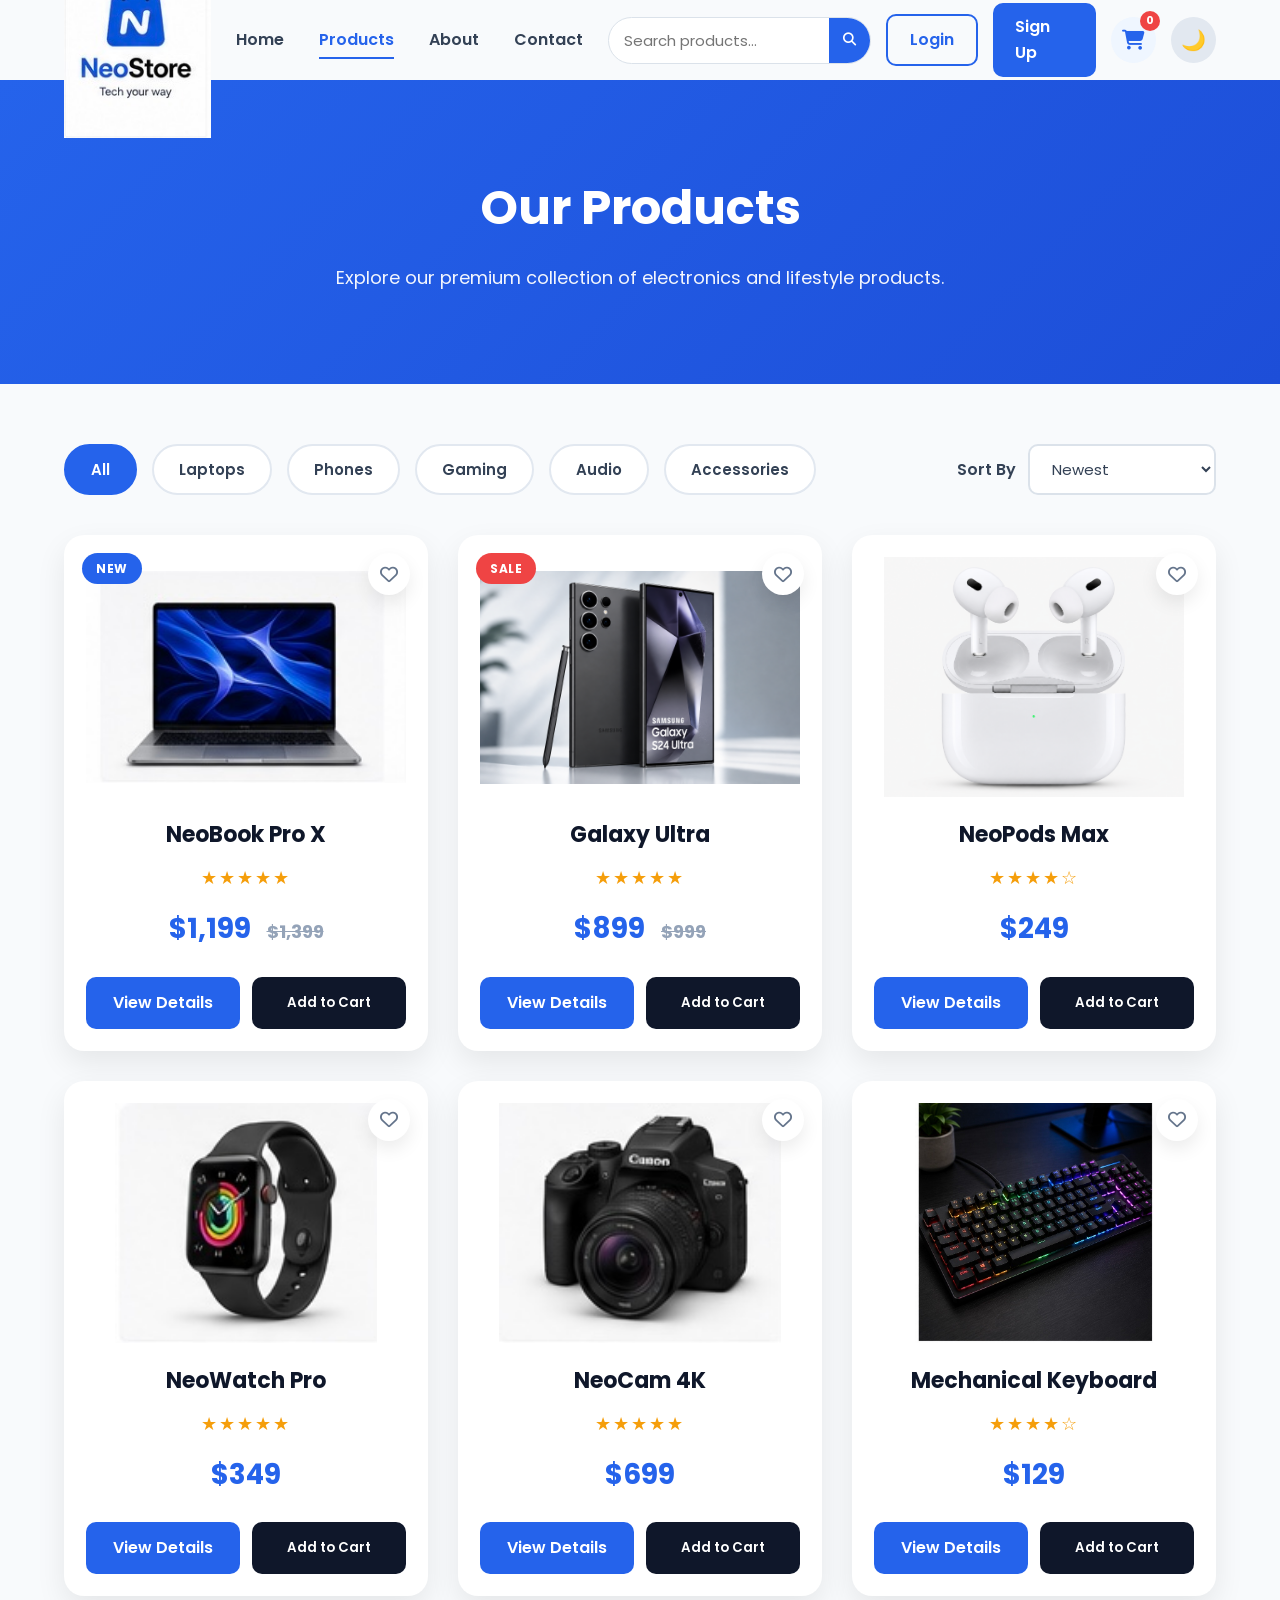
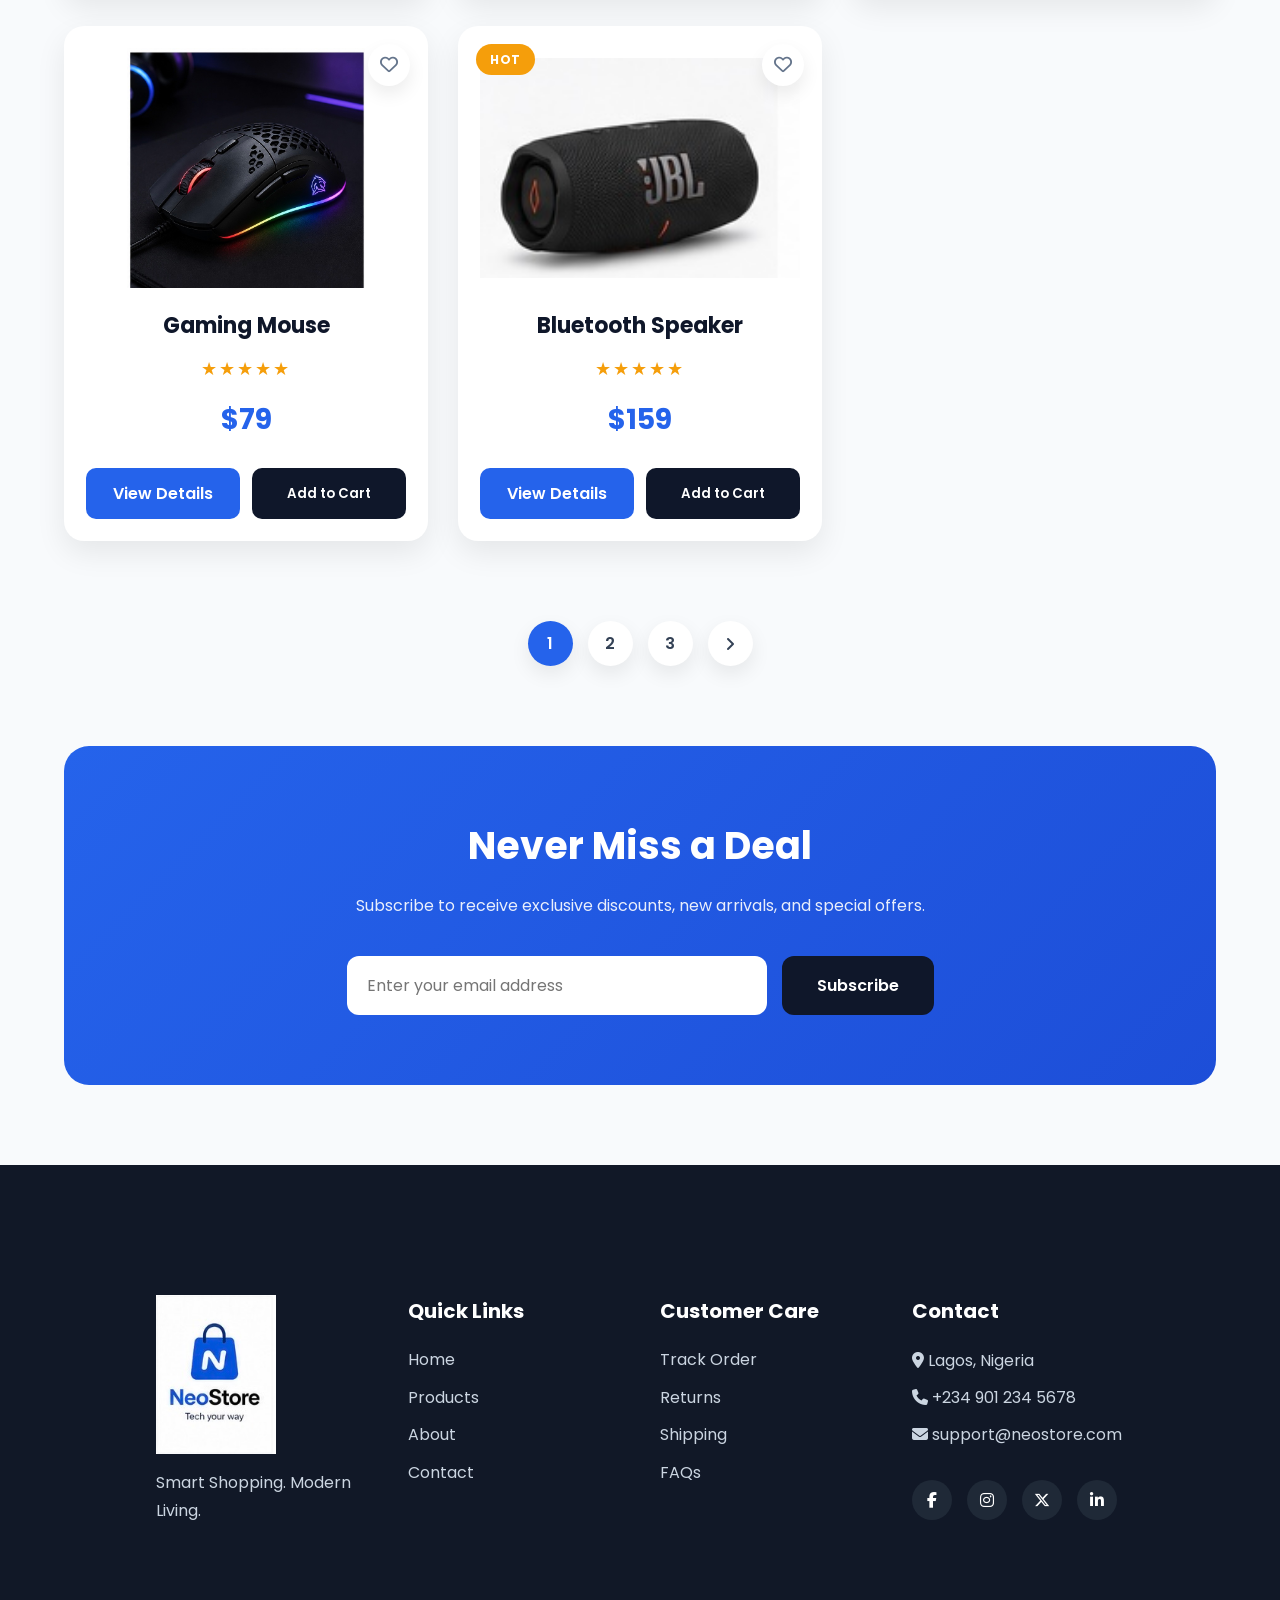
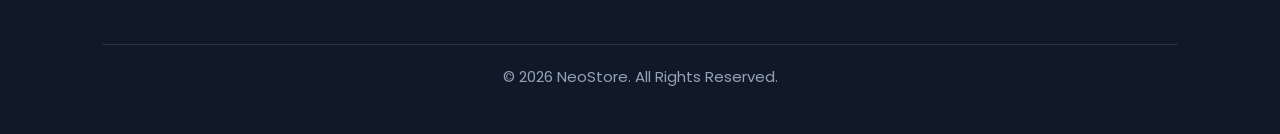
<file: products.html>
<!DOCTYPE html>

<html lang="en">

<head>

<meta charset="UTF-8">

<meta name="viewport"
content="width=device-width, initial-scale=1.0">

<meta name="description"
content="Browse premium products at NeoStore.">

<title>Products | NeoStore</title>

<link rel="icon"
href="images/logo.png">

<link rel="preconnect"
href="https://fonts.googleapis.com">

<link rel="preconnect"
href="https://fonts.gstatic.com"
crossorigin>

<link href="https://fonts.googleapis.com/css2?family=Poppins:wght@300;400;500;600;700;800&display=swap"
rel="stylesheet">

<link rel="stylesheet"
href="https://cdnjs.cloudflare.com/ajax/libs/font-awesome/6.7.2/css/all.min.css">

<link rel="stylesheet"
href="css/products.css">

</head>

<body>

<header class="header">

<nav class="navbar">

<a href="index.html" class="logo">

<img src="images/logo.png"
alt="NeoStore Logo">

</a>

<ul class="nav-links" id="navLinks">

<li><a href="index.html">Home</a></li>

<li><a href="products.html" class="active">Products</a></li>

<li><a href="about.html">About</a></li>

<li><a href="contact.html">Contact</a></li>

</ul>

<div class="nav-actions">

<div class="search-box">

<input
type="search"
id="searchInput"
placeholder="Search products...">

<button>

<i class="fa-solid fa-magnifying-glass"></i>

</button>

</div>

<a href="login.html" class="login-btn">

Login

</a>

<a href="signup.html" class="signup-btn">

Sign Up

</a>

<a href="cart.html" class="cart-icon">

<i class="fa-solid fa-cart-shopping"></i>

<span class="cart-count">

0

</span>

</a>

<button id="themeBtn">

🌙

</button>

<div id="menuBtn"
class="menu-btn">

<i class="fa-solid fa-bars"></i>

</div>

</div>

</nav>

</header>

<!--========================
      PAGE HERO
=========================-->

<section class="page-hero">

<h1>

Our Products

</h1>

<p>

Explore our premium collection of electronics and lifestyle products.

</p>

</section>

<!--========================
      FILTER SECTION
=========================-->

<section class="filters">

<div class="filter-buttons">

<button class="filter-btn active">

All

</button>

<button class="filter-btn">

Laptops

</button>

<button class="filter-btn">

Phones

</button>

<button class="filter-btn">

Gaming

</button>

<button class="filter-btn">

Audio

</button>

<button class="filter-btn">

Accessories

</button>

</div>

<div class="sort-box">

<label>

Sort By

</label>

<select>

<option>

Newest

</option>

<option>

Price: Low to High

</option>

<option>

Price: High to Low

</option>

<option>

Best Selling

</option>

</select>

</div>

</section>

<!--========================
      PRODUCT GRID
=========================-->

<section class="products-page">

<div class="products-grid">

<!--========================
        PRODUCT 1
=========================-->

<div class="product-card">

<span class="badge">NEW</span>

<button class="wishlist-btn">

<i class="fa-regular fa-heart"></i>

</button>

<img src="images/products/laptop.jpg" alt="NeoBook Pro X">

<h3>NeoBook Pro X</h3>

<div class="rating">

★★★★★

</div>

<p class="price">

$1,199 <span>$1,399</span>

</p>

<div class="product-buttons">

<a href="product-details.html?product=laptop" class="details-btn">
View Details
</a>


<button class="cart-btn">

Add to Cart

</button>

</div>

</div>

<!-- PRODUCT 2 -->

<div class="product-card">

<span class="badge sale">SALE</span>

<button class="wishlist-btn">

<i class="fa-regular fa-heart"></i>

</button>

<img src="images/products/phone.jpg" alt="Galaxy Ultra">

<h3>Galaxy Ultra</h3>

<div class="rating">

★★★★★

</div>

<p class="price">

$899 <span>$999</span>

</p>

<div class="product-buttons">

<a href="product-details.html?product=phone" class="details-btn">
View Details
</a>

<button class="cart-btn">

Add to Cart

</button>

</div>

</div>

<!-- PRODUCT 3 -->

<div class="product-card">

<button class="wishlist-btn">

<i class="fa-regular fa-heart"></i>

</button>

<img src="images/products/headphones.jpg" alt="NeoPods Max">

<h3>NeoPods Max</h3>

<div class="rating">

★★★★☆

</div>

<p class="price">

$249

</p>

<div class="product-buttons">

<a href="product-details.html?product=headphones" class="details-btn">
View Details
</a>

<button class="cart-btn">

Add to Cart

</button>

</div>

</div>

<!-- PRODUCT 4 -->

<div class="product-card">

<button class="wishlist-btn">

<i class="fa-regular fa-heart"></i>

</button>

<img src="images/products/smartwatch.jpg" alt="NeoWatch Pro">

<h3>NeoWatch Pro</h3>

<div class="rating">

★★★★★

</div>

<p class="price">

$349

</p>

<div class="product-buttons">

<a href="product-details.html?product=watch" class="details-btn">
View Details
</a>

<button class="cart-btn">

Add to Cart

</button>

</div>

</div>

<!-- PRODUCT 5 -->

<div class="product-card">

<button class="wishlist-btn">

<i class="fa-regular fa-heart"></i>

</button>

<img src="images/products/camera.jpg" alt="NeoCam 4K">

<h3>NeoCam 4K</h3>

<div class="rating">

★★★★★

</div>

<p class="price">

$699

</p>

<div class="product-buttons">

<a href="product-details.html?product=camera" class="details-btn">
View Details
</a>

<button class="cart-btn">

Add to Cart

</button>

</div>

</div>

<!-- PRODUCT 6 -->

<div class="product-card">

<button class="wishlist-btn">

<i class="fa-regular fa-heart"></i>

</button>

<img src="images/products/keyboard.jpg" alt="Mechanical Keyboard">

<h3>Mechanical Keyboard</h3>

<div class="rating">

★★★★☆

</div>

<p class="price">

$129

</p>

<div class="product-buttons">

<a href="product-details.html?product=keyboard" class="details-btn">
View Details
</a>

<button class="cart-btn">

Add to Cart

</button>

</div>

</div>

<!-- PRODUCT 7 -->

<div class="product-card">

<button class="wishlist-btn">

<i class="fa-regular fa-heart"></i>

</button>

<img src="images/products/mouse.jpg" alt="Gaming Mouse">

<h3>Gaming Mouse</h3>

<div class="rating">

★★★★★

</div>

<p class="price">

$79

</p>

<div class="product-buttons">

<a href="product-details.html?product=mouse" class="details-btn">
View Details
</a>

<button class="cart-btn">

Add to Cart

</button>

</div>

</div>

<!-- PRODUCT 8 -->

<div class="product-card">

<span class="badge hot">HOT</span>

<button class="wishlist-btn">

<i class="fa-regular fa-heart"></i>

</button>

<img src="images/products/speaker.jpg" alt="Bluetooth Speaker">

<h3>Bluetooth Speaker</h3>

<div class="rating">

★★★★★

</div>

<p class="price">

$159

</p>

<div class="product-buttons">

<a href="product-details.html?product=speaker" class="details-btn">
View Details
</a>

<button class="cart-btn">

Add to Cart

</button>

</div>

</div>

</div>

</section>

<!--========================
        PAGINATION
=========================-->

<section class="pagination">

<a href="#" class="page-btn active">1</a>

<a href="#" class="page-btn">2</a>

<a href="#" class="page-btn">3</a>

<a href="#" class="page-btn">

<i class="fa-solid fa-angle-right"></i>

</a>

</section>

<!--========================
        NEWSLETTER
=========================-->

<section class="newsletter">

<div class="newsletter-content">

<h2>Never Miss a Deal</h2>

<p>

Subscribe to receive exclusive discounts, new arrivals, and special offers.

</p>

<form class="newsletter-form">

<input
type="email"
placeholder="Enter your email address"
required>

<button type="submit">

Subscribe

</button>

</form>

</div>

</section>

<!--========================
          FOOTER
=========================-->

<footer>

<div class="footer-container">

<div class="footer-box">

<img src="images/logo.png"
alt="NeoStore Logo"
class="footer-logo">

<p>

Smart Shopping. Modern Living.

</p>

</div>

<div class="footer-box">

<h3>Quick Links</h3>

<a href="index.html">Home</a>

<a href="products.html">Products</a>

<a href="about.html">About</a>

<a href="contact.html">Contact</a>

</div>

<div class="footer-box">

<h3>Customer Care</h3>

<a href="#">Track Order</a>

<a href="#">Returns</a>

<a href="#">Shipping</a>

<a href="#">FAQs</a>

</div>

<div class="footer-box">

<h3>Contact</h3>

<p>

<i class="fa-solid fa-location-dot"></i>

Lagos, Nigeria

</p>

<p>

<i class="fa-solid fa-phone"></i>

+234 901 234 5678

</p>

<p>

<i class="fa-solid fa-envelope"></i>

support@neostore.com

</p>

<div class="social-icons">

<a href="#">

<i class="fab fa-facebook-f"></i>

</a>

<a href="#">

<i class="fab fa-instagram"></i>

</a>

<a href="#">

<i class="fab fa-x-twitter"></i>

</a>

<a href="#">

<i class="fab fa-linkedin-in"></i>

</a>

</div>

</div>

</div>

<div class="footer-bottom">

<p>

© 2026 NeoStore. All Rights Reserved.

</p>

</div>

</footer>

<!--========================
      BACK TO TOP
=========================-->

<button id="scrollTopBtn">

<i class="fa-solid fa-arrow-up"></i>

</button>

<script src="js/script.js"></script>

</body>

</html>
</file>
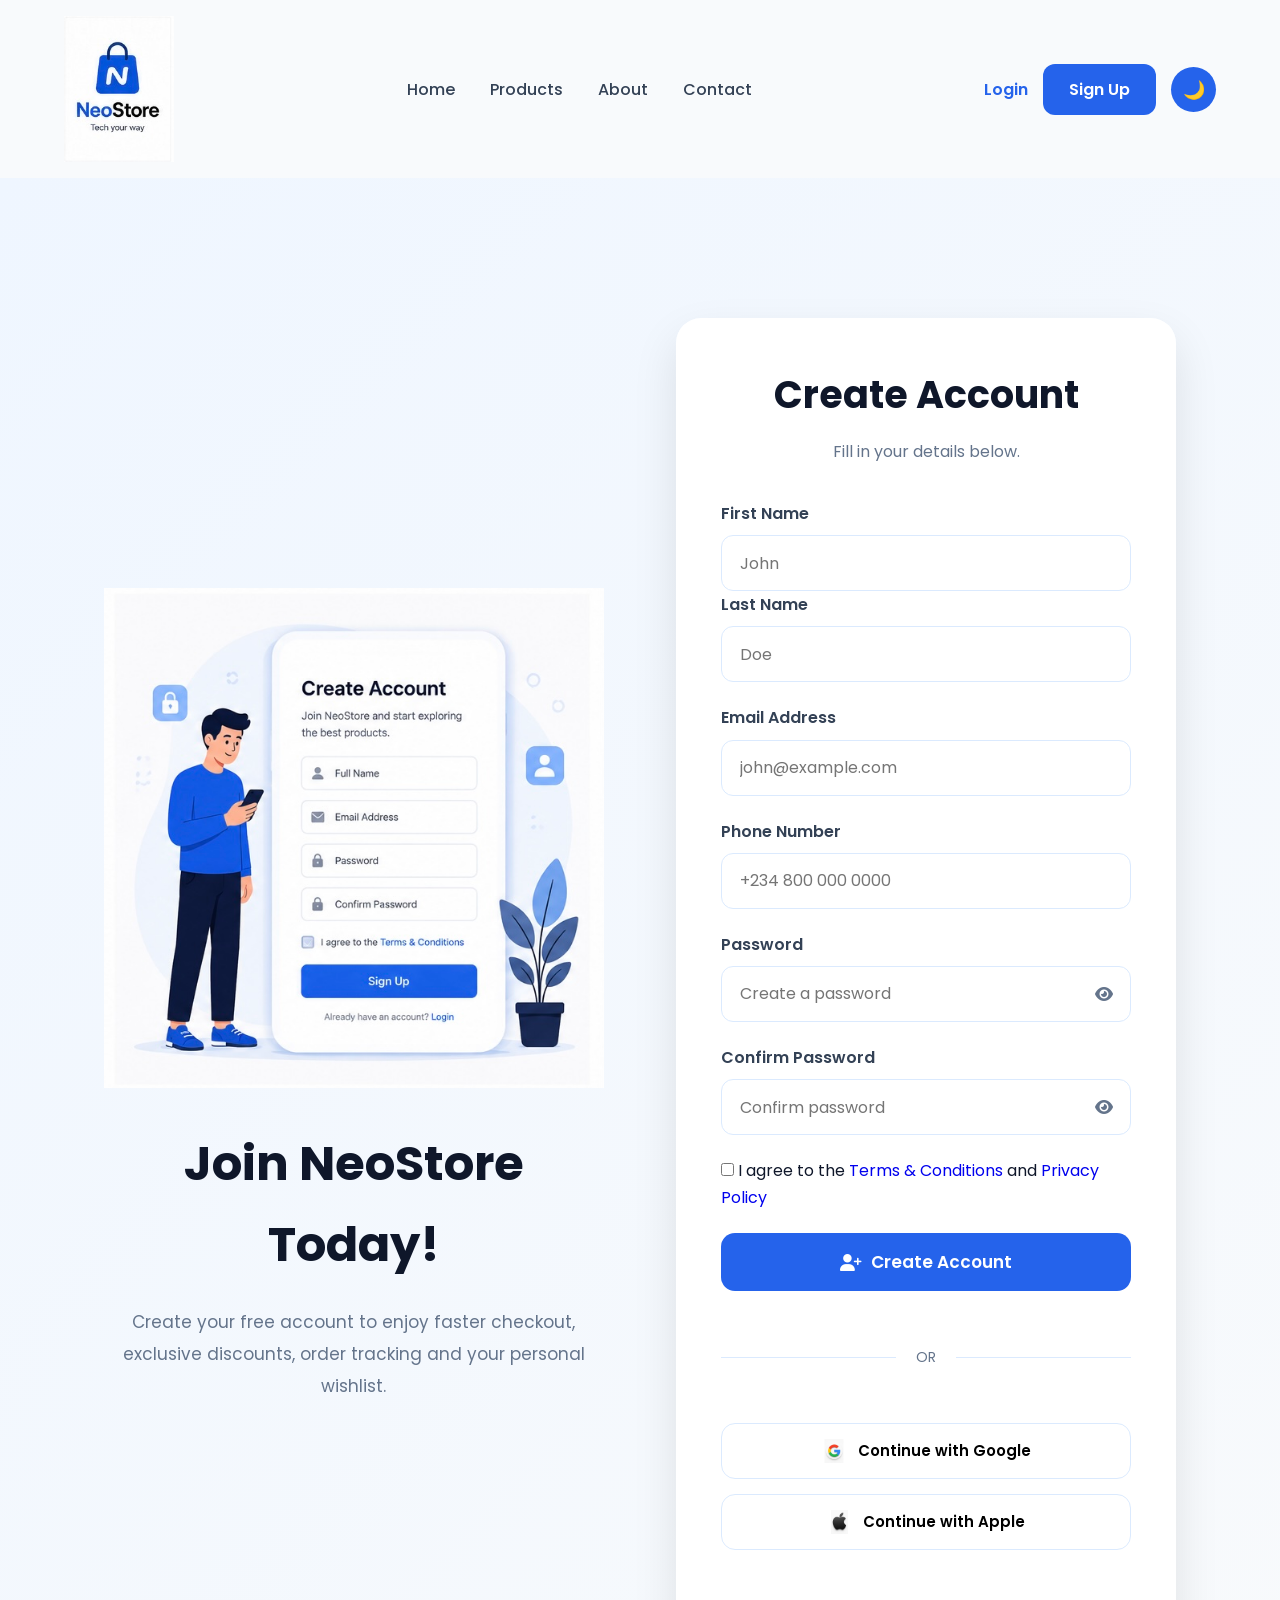
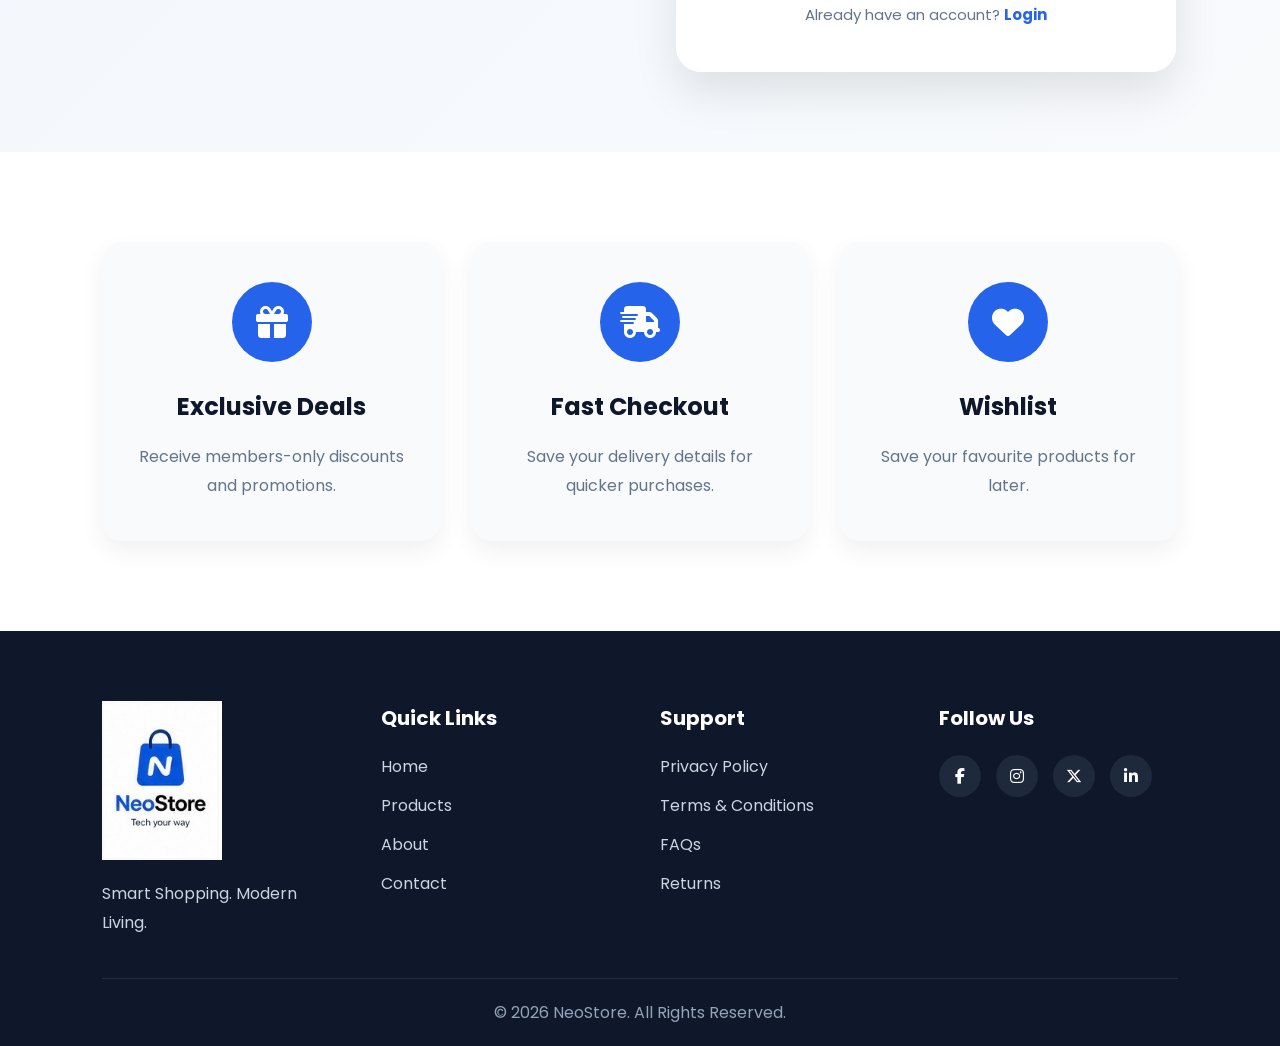
<file: signup.html>
<!DOCTYPE html>

<html lang="en">

<head>

<meta charset="UTF-8">

<meta name="viewport"
content="width=device-width, initial-scale=1.0">

<meta name="description"
content="Create your NeoStore account">

<title>Sign Up | NeoStore</title>

<link rel="icon"
href="images/logo.png">

<link rel="preconnect"
href="https://fonts.googleapis.com">

<link rel="preconnect"
href="https://fonts.gstatic.com"
crossorigin>

<link href="https://fonts.googleapis.com/css2?family=Poppins:wght@300;400;500;600;700;800&display=swap"
rel="stylesheet">

<link rel="stylesheet"
href="https://cdnjs.cloudflare.com/ajax/libs/font-awesome/6.7.2/css/all.min.css">

<link rel="stylesheet"
href="css/auth.css">

</head>

<body>

<header class="header">

<nav class="navbar">

<a href="index.html" class="logo">

<img src="images/logo.png"
alt="NeoStore Logo">

</a>

<ul class="nav-links"
id="navLinks">

<li><a href="index.html">Home</a></li>

<li><a href="products.html">Products</a></li>

<li><a href="about.html">About</a></li>

<li><a href="contact.html">Contact</a></li>

</ul>

<div class="nav-actions">

<a href="login.html"
class="login-btn">

Login

</a>

<a href="signup.html"
class="signup-btn active">

Sign Up

</a>

<button id="themeBtn">

🌙

</button>

<div id="menuBtn"
class="menu-btn">

<i class="fa-solid fa-bars"></i>

</div>

</div>

</nav>

</header>

<!--========================
        SIGN UP
=========================-->

<section class="auth-section">

<div class="auth-left">

<img src="images/signup-illustration.png"
alt="Signup Illustration">

<h1>

Join NeoStore Today!

</h1>

<p>

Create your free account to enjoy faster checkout, exclusive discounts, order tracking and your personal wishlist.

</p>

</div>

<div class="auth-right">

<div class="auth-card">

<h2>

Create Account

</h2>

<p>

Fill in your details below.

</p>

<form id="signupForm">

<div class="name-group">

<div class="input-group">

<label>First Name</label>

<input
type="text"
placeholder="John"
required>

</div>

<div class="input-group">

<label>Last Name</label>

<input
type="text"
placeholder="Doe"
required>

</div>

</div>

<div class="input-group">

<label>Email Address</label>

<input
type="email"
placeholder="john@example.com"
required>

</div>

<div class="input-group">

<label>Phone Number</label>

<input
type="tel"
placeholder="+234 800 000 0000"
required>

</div>

<div class="input-group">

<label>Password</label>

<div class="password-box">

<input
type="password"
id="signupPassword"
placeholder="Create a password"
required>

<i class="fa-solid fa-eye"
id="toggleSignupPassword"></i>

</div>

</div>

<div class="input-group">

<label>Confirm Password</label>

<div class="password-box">

<input
type="password"
id="confirmPassword"
placeholder="Confirm password"
required>

<i class="fa-solid fa-eye"
id="toggleConfirmPassword"></i>

</div>

</div>

<div class="terms-box">

<label>

<input
type="checkbox"
required>

I agree to the

<a href="#">

Terms & Conditions

</a>

and

<a href="#">

Privacy Policy

</a>

</label>

</div>

<button type="submit" class="auth-btn">

<i class="fa-solid fa-user-plus"></i>

Create Account

</button>

<div class="divider">

<span>

OR

</span>

</div>

<div class="social-login">

<button
type="button"
class="google-btn">

<img
src="images/icons/google.png"
alt="Google">

Continue with Google

</button>

<button
type="button"
class="apple-btn">

<img
src="images/icons/apple.png"
alt="Apple">

Continue with Apple

</button>

</div>

<p class="auth-switch">

Already have an account?

<a href="login.html">

Login

</a>

</p>

</form>

</div>

</div>

</section>

<!--========================
      MEMBER BENEFITS
=========================-->

<section class="auth-benefits">

<div class="benefit-card">

<i class="fa-solid fa-gift"></i>

<h3>

Exclusive Deals

</h3>

<p>

Receive members-only discounts and promotions.

</p>

</div>

<div class="benefit-card">

<i class="fa-solid fa-truck-fast"></i>

<h3>

Fast Checkout

</h3>

<p>

Save your delivery details for quicker purchases.

</p>

</div>

<div class="benefit-card">

<i class="fa-solid fa-heart"></i>

<h3>

Wishlist

</h3>

<p>

Save your favourite products for later.

</p>

</div>

</section>

<!--========================
          FOOTER
=========================-->

<footer>

<div class="footer-container">

<div class="footer-box">

<img
src="images/logo.png"
class="footer-logo"
alt="NeoStore">

<p>

Smart Shopping. Modern Living.

</p>

</div>

<div class="footer-box">

<h3>

Quick Links

</h3>

<a href="index.html">

Home

</a>

<a href="products.html">

Products

</a>

<a href="about.html">

About

</a>

<a href="contact.html">

Contact

</a>

</div>

<div class="footer-box">

<h3>

Support

</h3>

<a href="#">

Privacy Policy

</a>

<a href="#">

Terms & Conditions

</a>

<a href="#">

FAQs

</a>

<a href="#">

Returns

</a>

</div>

<div class="footer-box">

<h3>

Follow Us

</h3>

<div class="social-icons">

<a href="#">

<i class="fab fa-facebook-f"></i>

</a>

<a href="#">

<i class="fab fa-instagram"></i>

</a>

<a href="#">

<i class="fab fa-x-twitter"></i>

</a>

<a href="#">

<i class="fab fa-linkedin-in"></i>

</a>

</div>

</div>

</div>

<div class="footer-bottom">

<p>

© 2026 NeoStore. All Rights Reserved.

</p>

</div>

</footer>

<!--========================
      BACK TO TOP
=========================-->

<button id="scrollTopBtn">

<i class="fa-solid fa-arrow-up"></i>

</button>

<script src="js/script.js"></script>

</body>

</html>
</file>
<file: css/style.css>
/*=========================================
            GOOGLE FONT
=========================================*/

@import url('https://fonts.googleapis.com/css2?family=Poppins:wght@300;400;500;600;700;800&display=swap');

/*=========================================
            RESET
=========================================*/

*{
    margin:0;
    padding:0;
    box-sizing:border-box;
}

html{
    scroll-behavior:smooth;
}

body{
    font-family:'Poppins',sans-serif;
    background:#f8fafc;
    color:#0f172a;
    line-height:1.7;
    overflow-x:hidden;
}

img{
    display:block;
    max-width:100%;
}

a{
    text-decoration:none;
}

ul{
    list-style:none;
}

button{
    border:none;
    outline:none;
    cursor:pointer;
    font-family:'Poppins',sans-serif;
}

input{
    font-family:'Poppins',sans-serif;
    outline:none;
}

/* ===========================
   MOBILE HEADER FIX
=========================== */

@media(max-width:768px){


.header{
height:70px;
}


.navbar{

height:70px;
padding:0 15px;
display:flex;
align-items:center;
justify-content:space-between;

}


/* LOGO */

.logo img{

width:80px;
height:auto;

}



/* Hide search mobile */

.search-box{

display:none;

}



/* Nav actions */

.nav-actions{

display:flex;
align-items:center;
gap:10px;

}



/* Login signup hide */

.login-btn,
.signup-btn{

display:none;

}



/* Cart */

.cart-icon{

width:45px;
height:45px;
font-size:18px;

display:flex;
align-items:center;
justify-content:center;

}



/* Theme button */

#themeBtn{

width:45px;
height:45px;

font-size:20px;

border-radius:50%;

}



/* Menu */

.menu-btn{

font-size:28px;

}


/* Mobile menu */

.nav-links{

position:absolute;

top:70px;
left:0;

width:100%;

background:white;

display:none;

flex-direction:column;

padding:20px;

}


.nav-links.active{

display:flex;

}



}

/*=========================================
            NAVBAR
=========================================*/

.navbar{

    width:90%;

    max-width:1350px;

    margin:auto;

    display:flex;

    justify-content:space-between;

    align-items:center;

    padding:16px 0;

}

/*=========================================
            LOGO
=========================================*/

.logo img{

    width:115px;

    transition:.35s;

}

.logo img:hover{

    transform:scale(1.05);

}

/*=========================================
        NAVIGATION
=========================================*/

.nav-links{

    display:flex;

    align-items:center;

    gap:35px;

}

.nav-links li{

    position:relative;

}

.nav-links a{

    color:#334155;

    font-weight:500;

    transition:.3s;

}

.nav-links a.active{

    color:#2563eb;

}

.nav-links a::after{

    content:"";

    position:absolute;

    left:0;

    bottom:-6px;

    width:0;

    height:3px;

    border-radius:10px;

    background:#2563eb;

    transition:.3s;

}

.nav-links a:hover::after,

.nav-links a.active::after{

    width:100%;

}

.nav-links a:hover{

    color:#2563eb;

}

/*=========================================
        NAV ACTIONS
=========================================*/

.nav-actions{

    display:flex;

    align-items:center;

    gap:15px;

}

/*=========================================
        SEARCH BOX
=========================================*/

.search-box{

    display:flex;

    align-items:center;

    background:#f1f5f9;

    border-radius:50px;

    overflow:hidden;

}

.search-box input{

    width:220px;

    border:none;

    background:transparent;

    padding:12px 18px;

    font-size:15px;

}

.search-box button{

    width:50px;

    height:46px;

    background:#2563eb;

    color:#ffffff;

    transition:.3s;

}

.search-box button:hover{

    background:#1d4ed8;

}

/*=========================================
        LOGIN BUTTON
=========================================*/

.login-btn{

    color:#2563eb;

    font-weight:600;

}

.login-btn:hover{

    color:#1d4ed8;

}

/*=========================================
        SIGNUP BUTTON
=========================================*/

.signup-btn{

    padding:11px 24px;

    background:#2563eb;

    color:#ffffff;

    border-radius:12px;

    transition:.3s;

}

.signup-btn:hover{

    background:#1d4ed8;

    transform:translateY(-3px);

}

/*=========================================
        CART
=========================================*/

.cart-icon{

    width:48px;

    height:48px;

    display:flex;

    justify-content:center;

    align-items:center;

    background:#eff6ff;

    color:#2563eb;

    border-radius:50%;

    position:relative;

    font-size:20px;

    transition:.3s;

}

.cart-icon:hover{

    background:#2563eb;

    color:#ffffff;

}

.cart-count{

    position:absolute;

    top:-6px;

    right:-6px;

    width:22px;

    height:22px;

    border-radius:50%;

    background:#ef4444;

    color:#ffffff;

    display:flex;

    justify-content:center;

    align-items:center;

    font-size:12px;

    font-weight:700;

}

/*=========================================
        THEME BUTTON
=========================================*/

#themeBtn{

    width:46px;

    height:46px;

    border-radius:50%;

    background:#2563eb;

    color:#ffffff;

    font-size:18px;

    transition:.35s;

}

#themeBtn:hover{

    transform:rotate(180deg);

    background:#1d4ed8;

}

/*=========================================
        MENU BUTTON
=========================================*/

.menu-btn{

    display:none;

    font-size:28px;

    color:#2563eb;

    cursor:pointer;

}

/*=========================================
            HERO
=========================================*/

.hero{

    padding:160px 8% 100px;

    display:grid;

    grid-template-columns:1fr 1fr;

    align-items:center;

    gap:60px;

    background:linear-gradient(to right,#ffffff,#eff6ff);

}

.hero-content h1{

    font-size:64px;

    line-height:1.15;

    font-weight:800;

    margin-bottom:25px;

    color:#0f172a;

}

.hero-content p{

    font-size:18px;

    color:#64748b;

    margin-bottom:35px;

    max-width:560px;

}

.hero-buttons{

    display:flex;

    gap:20px;

}

.primary-btn{

    display:inline-block;

    padding:15px 35px;

    background:#2563eb;

    color:#ffffff;

    border-radius:12px;

    font-weight:600;

    transition:.35s;

}

.primary-btn:hover{

    background:#1d4ed8;

    transform:translateY(-4px);

}

.secondary-btn{

    display:inline-block;

    padding:15px 35px;

    border:2px solid #2563eb;

    color:#2563eb;

    border-radius:12px;

    font-weight:600;

    transition:.35s;

}

.secondary-btn:hover{

    background:#2563eb;

    color:#ffffff;

}

.hero-image img{

    width:100%;

    border-radius:25px;

    box-shadow:0 20px 60px rgba(37,99,235,.18);

}

/*=========================================
        RESPONSIVE
=========================================*/

@media(max-width:992px){

.nav-links{

position:absolute;

top:85px;

left:0;

width:100%;

background:#ffffff;

display:none;

flex-direction:column;

padding:35px 0;

box-shadow:0 10px 30px rgba(0,0,0,.08);

}

.nav-links.active{

display:flex;

}

.menu-btn{

display:block;

}

.search-box,

.login-btn,

.signup-btn{

display:none;

}

.hero{

grid-template-columns:1fr;

text-align:center;

padding:130px 6% 80px;

}

.hero-content p{

margin:auto auto 35px;

}

.hero-buttons{

justify-content:center;

}

}

@media(max-width:768px){

.hero-content h1{

font-size:46px;

}

.hero-content p{

font-size:16px;

}

.logo img{

width:100px;

}

}

@media(max-width:480px){

.hero-content h1{

font-size:34px;

}

.hero-buttons{

flex-direction:column;

}

.primary-btn,

.secondary-btn{

width:100%;

text-align:center;

}

.logo img{

width:90px;

}

}
/*=========================================
            SECTION TITLE
=========================================*/

.section-title{

    text-align:center;

    margin-bottom:60px;

}

.section-title h2{

    font-size:42px;

    color:#0f172a;

    margin-bottom:15px;

}

.section-title p{

    color:#64748b;

    font-size:17px;

}

/*=========================================
            CATEGORIES
=========================================*/

.categories{

    padding:100px 8%;

    background:#ffffff;

}

.category-grid{

    display:grid;

    grid-template-columns:repeat(auto-fit,minmax(240px,1fr));

    gap:30px;

}

.category-card{

    background:#ffffff;

    border-radius:20px;

    overflow:hidden;

    box-shadow:0 10px 30px rgba(0,0,0,.08);

    transition:.35s;

    text-align:center;

}

.category-card:hover{

    transform:translateY(-10px);

    box-shadow:0 20px 45px rgba(37,99,235,.15);

}

.category-card img{

    width:100%;

    height:220px;

    object-fit:cover;

    transition:.4s;

}

.category-card:hover img{

    transform:scale(1.08);

}

.category-card h3{

    padding:22px;

    font-size:22px;

    color:#0f172a;

}

/*=========================================
        FEATURED PRODUCTS
=========================================*/

.featured-products{

    padding:100px 8%;

    background:#f8fafc;

}

.products-grid{

    display:grid;

    grid-template-columns:repeat(auto-fit,minmax(260px,1fr));

    gap:35px;

}

/*=========================================
        PRODUCT CARD
=========================================*/

.product-card{

    position:relative;

    background:#ffffff;

    border-radius:20px;

    overflow:hidden;

    text-align:center;

    box-shadow:0 12px 30px rgba(0,0,0,.08);

    transition:.35s;

}

.product-card:hover{

    transform:translateY(-10px);

    box-shadow:0 20px 45px rgba(37,99,235,.15);

}

.product-card img{

    width:100%;

    height:260px;

    object-fit:cover;

    transition:.4s;

}

.product-card:hover img{

    transform:scale(1.08);

}

/*=========================================
            BADGES
=========================================*/

.badge{

    position:absolute;

    top:18px;

    left:18px;

    background:#2563eb;

    color:#ffffff;

    padding:8px 15px;

    border-radius:30px;

    font-size:13px;

    font-weight:700;

    z-index:2;

}

/* Different badge colors */

.product-card:nth-child(2) .badge{

    background:#ef4444;

}

.product-card:nth-child(3) .badge{

    background:#f59e0b;

}

.product-card:nth-child(4) .badge{

    background:#10b981;

}

/*=========================================
        PRODUCT CONTENT
=========================================*/

.product-card h3{

    font-size:24px;

    color:#0f172a;

    margin:22px 0 10px;

}

.price{

    color:#2563eb;

    font-size:23px;

    font-weight:700;

    margin-bottom:10px;

}

.rating{

    color:#fbbf24;

    font-size:20px;

    letter-spacing:2px;

    margin-bottom:22px;

}

/*=========================================
        PRODUCT BUTTON
=========================================*/

.product-btn{

    display:inline-block;

    margin-bottom:25px;

    padding:13px 30px;

    background:#2563eb;

    color:#ffffff;

    border-radius:10px;

    font-weight:600;

    transition:.3s;

}

.product-btn:hover{

    background:#1d4ed8;

    transform:translateY(-3px);

}

/*=========================================
            RESPONSIVE
=========================================*/

@media(max-width:768px){

.categories,

.featured-products{

padding:80px 6%;

}

.section-title h2{

font-size:34px;

}

.category-card img{

height:200px;

}

.product-card img{

height:240px;

}

}

@media(max-width:480px){

.section-title h2{

font-size:28px;

}

.section-title p{

font-size:15px;

}

.category-card h3{

font-size:20px;

}

.product-card h3{

font-size:21px;

}

.price{

font-size:21px;

}

.rating{

font-size:18px;

}

}
/*=========================================
            FLASH SALE
=========================================*/

.flash-sale{

    padding:100px 8%;

    background:linear-gradient(135deg,#2563eb,#1d4ed8);

    display:grid;

    grid-template-columns:1fr 1fr;

    align-items:center;

    gap:60px;

    color:#ffffff;

    overflow:hidden;

}

.flash-content h2{

    font-size:52px;

    margin-bottom:20px;

    font-weight:800;

}

.flash-content p{

    font-size:18px;

    line-height:1.8;

    color:#dbeafe;

    margin-bottom:40px;

}

.flash-content strong{

    color:#fbbf24;

}

/*=========================================
            COUNTDOWN
=========================================*/

.countdown{

    display:flex;

    gap:25px;

    margin-bottom:40px;

    flex-wrap:wrap;

}

.countdown div{

    width:110px;

    height:110px;

    background:rgba(255,255,255,.15);

    backdrop-filter:blur(12px);

    border-radius:18px;

    display:flex;

    flex-direction:column;

    justify-content:center;

    align-items:center;

    transition:.35s;

}

.countdown div:hover{

    transform:translateY(-8px);

    background:rgba(255,255,255,.22);

}

.countdown h3{

    font-size:36px;

    font-weight:700;

    margin-bottom:8px;

}

.countdown span{

    font-size:15px;

    color:#e0f2fe;

}

/*=========================================
        FLASH BUTTON
=========================================*/

.flash-content .primary-btn{

    display:inline-block;

    padding:16px 36px;

    background:#ffffff;

    color:#2563eb;

    border-radius:12px;

    font-weight:600;

    transition:.35s;

}

.flash-content .primary-btn:hover{

    background:#f8fafc;

    transform:translateY(-4px);

    box-shadow:0 15px 30px rgba(0,0,0,.18);

}

/*=========================================
            FLASH IMAGE
=========================================*/

.flash-image{

    display:flex;

    justify-content:center;

    align-items:center;

}

.flash-image img{

    width:100%;

    max-width:500px;

    border-radius:25px;

    transition:.4s;

    filter:drop-shadow(0 20px 40px rgba(0,0,0,.25));

}

.flash-image img:hover{

    transform:scale(1.05) rotate(-2deg);

}

/*=========================================
            RESPONSIVE
=========================================*/

@media(max-width:992px){

.flash-sale{

grid-template-columns:1fr;

text-align:center;

}

.flash-content{

order:2;

}

.flash-image{

order:1;

}

.countdown{

justify-content:center;

}

}

@media(max-width:768px){

.flash-sale{

padding:80px 6%;

}

.flash-content h2{

font-size:40px;

}

.flash-content p{

font-size:16px;

}

.countdown div{

width:90px;

height:90px;

}

.countdown h3{

font-size:28px;

}

}

@media(max-width:480px){

.flash-content h2{

font-size:32px;

}

.countdown{

gap:15px;

}

.countdown div{

width:75px;

height:75px;

}

.countdown h3{

font-size:24px;

}

.countdown span{

font-size:13px;

}

.flash-content .primary-btn{

width:100%;

text-align:center;

}

.flash-image img{

max-width:320px;

}

}
/*=========================================
            WHY CHOOSE US
=========================================*/

.why-us{

    padding:100px 8%;

    background:#ffffff;

}

.why-grid{

    display:grid;

    grid-template-columns:repeat(auto-fit,minmax(260px,1fr));

    gap:30px;

}

/*=========================================
            WHY CARD
=========================================*/

.why-card{

    background:#ffffff;

    padding:40px 30px;

    border-radius:20px;

    text-align:center;

    box-shadow:0 10px 30px rgba(0,0,0,.08);

    transition:.35s;

    border:1px solid transparent;

}

.why-card:hover{

    transform:translateY(-10px);

    border-color:#2563eb;

    box-shadow:0 20px 45px rgba(37,99,235,.18);

}

/*=========================================
                ICON
=========================================*/

.why-card i{

    width:90px;

    height:90px;

    display:flex;

    justify-content:center;

    align-items:center;

    margin:0 auto 25px;

    border-radius:50%;

    background:#eff6ff;

    color:#2563eb;

    font-size:36px;

    transition:.35s;

}

.why-card:hover i{

    background:#2563eb;

    color:#ffffff;

    transform:rotateY(180deg);

}

/*=========================================
                TEXT
=========================================*/

.why-card h3{

    font-size:25px;

    color:#0f172a;

    margin-bottom:15px;

}

.why-card p{

    color:#64748b;

    font-size:16px;

    line-height:1.8;

}

/*=========================================
        SIMPLE ANIMATION
=========================================*/

.why-card{

    animation:fadeUp .7s ease;

}

@keyframes fadeUp{

    from{

        opacity:0;

        transform:translateY(35px);

    }

    to{

        opacity:1;

        transform:translateY(0);

    }

}

/*=========================================
            RESPONSIVE
=========================================*/

@media(max-width:768px){

.why-us{

padding:80px 6%;

}

.why-card{

padding:35px 25px;

}

.why-card i{

width:80px;

height:80px;

font-size:32px;

}

.why-card h3{

font-size:22px;

}

}

@media(max-width:480px){

.why-card{

padding:30px 20px;

}

.why-card i{

width:70px;

height:70px;

font-size:28px;

}

.why-card h3{

font-size:20px;

}

.why-card p{

font-size:15px;

}

}
/*=========================================
            TESTIMONIALS
=========================================*/

.testimonials{

    padding:100px 8%;

    background:#f8fafc;

}

.testimonial-grid{

    display:grid;

    grid-template-columns:repeat(auto-fit,minmax(320px,1fr));

    gap:35px;

}

/*=========================================
        TESTIMONIAL CARD
=========================================*/

.testimonial-card{

    background:#ffffff;

    padding:35px 30px;

    border-radius:20px;

    text-align:center;

    box-shadow:0 12px 35px rgba(0,0,0,.08);

    transition:.35s;

    position:relative;

    overflow:hidden;

}

.testimonial-card:hover{

    transform:translateY(-10px);

    box-shadow:0 20px 45px rgba(37,99,235,.18);

}

.testimonial-card::before{

    content:"★★★★★";

    position:absolute;

    top:20px;

    right:25px;

    color:#fbbf24;

    font-size:14px;

    letter-spacing:2px;

}

/*=========================================
        CUSTOMER IMAGE
=========================================*/

.testimonial-card img{

    width:90px;

    height:90px;

    object-fit:cover;

    border-radius:50%;

    margin:0 auto 20px;

    border:5px solid #dbeafe;

    transition:.35s;

}

.testimonial-card:hover img{

    transform:scale(1.08);

    border-color:#2563eb;

}

/*=========================================
        CUSTOMER REVIEW
=========================================*/

.testimonial-card p{

    color:#64748b;

    line-height:1.9;

    font-size:15px;

    margin-bottom:25px;

    font-style:italic;

}

.testimonial-card h4{

    color:#0f172a;

    font-size:20px;

    margin-bottom:6px;

}

.testimonial-card span{

    color:#2563eb;

    font-size:14px;

    font-weight:500;

}

/*=========================================
            RESPONSIVE
=========================================*/

@media(max-width:768px){

.testimonials{

padding:80px 6%;

}

.testimonial-grid{

grid-template-columns:1fr;

}

}

@media(max-width:480px){

.testimonial-card{

padding:30px 22px;

}

.testimonial-card img{

width:80px;

height:80px;

}

.testimonial-card h4{

font-size:18px;

}

.testimonial-card p{

font-size:14px;

}

}
/*=========================================
            TRUSTED BRANDS
=========================================*/

.brands{

    padding:100px 8%;

    background:#ffffff;

    text-align:center;

}

.brands h2{

    font-size:42px;

    color:#0f172a;

    margin-bottom:60px;

}

.brand-logos{

    display:grid;

    grid-template-columns:repeat(auto-fit,minmax(180px,1fr));

    gap:35px;

    align-items:center;

}

.brand-logos img{

    width:140px;

    height:80px;

    object-fit:contain;

    margin:auto;

    filter:grayscale(100%);

    opacity:.75;

    transition:.35s;

}

.brand-logos img:hover{

    filter:grayscale(0);

    opacity:1;

    transform:scale(1.12);

}

/*=========================================
            NEWSLETTER
=========================================*/

.newsletter{

    padding:100px 8%;

    background:linear-gradient(135deg,#2563eb,#1d4ed8);

    color:#ffffff;

    text-align:center;

}

.newsletter h2{

    font-size:42px;

    margin-bottom:20px;

    font-weight:700;

}

.newsletter p{

    max-width:650px;

    margin:0 auto 35px;

    color:#dbeafe;

    font-size:17px;

    line-height:1.8;

}

/*=========================================
        NEWSLETTER FORM
=========================================*/

.newsletter form{

    max-width:700px;

    margin:auto;

    display:flex;

    background:#ffffff;

    border-radius:60px;

    overflow:hidden;

    box-shadow:0 15px 35px rgba(0,0,0,.18);

}

.newsletter input{

    flex:1;

    padding:18px 25px;

    border:none;

    outline:none;

    font-size:16px;

    color:#0f172a;

}

.newsletter button{

    padding:18px 40px;

    background:#0f172a;

    color:#ffffff;

    font-size:16px;

    font-weight:600;

    transition:.35s;

}

.newsletter button:hover{

    background:#020617;

}

/*=========================================
        RESPONSIVE
=========================================*/

@media(max-width:768px){

.brands{

padding:80px 6%;

}

.brands h2{

font-size:34px;

}

.newsletter{

padding:80px 6%;

}

.newsletter h2{

font-size:34px;

}

.newsletter form{

flex-direction:column;

border-radius:20px;

}

.newsletter input,

.newsletter button{

width:100%;

}

}

@media(max-width:480px){

.brands h2{

font-size:28px;

}

.brand-logos{

grid-template-columns:repeat(2,1fr);

gap:25px;

}

.brand-logos img{

width:110px;

height:65px;

}

.newsletter h2{

font-size:28px;

}

.newsletter p{

font-size:15px;

}

.newsletter input,

.newsletter button{

padding:16px;

font-size:15px;

}

}
/*=========================================
                FOOTER
=========================================*/

footer{

    background:#0f172a;

    color:#e2e8f0;

    padding:80px 8% 25px;

}

.footer-container{

    display:grid;

    grid-template-columns:repeat(auto-fit,minmax(240px,1fr));

    gap:40px;

    margin-bottom:50px;

}

.footer-logo{

    width:120px;

    margin-bottom:20px;

}

.footer-box h3{

    font-size:22px;

    color:#ffffff;

    margin-bottom:20px;

}

.footer-box p{

    color:#cbd5e1;

    line-height:1.8;

    margin-bottom:12px;

    font-size:15px;

}

.footer-box a{

    display:block;

    color:#cbd5e1;

    margin-bottom:12px;

    transition:.3s;

    font-size:15px;

}

.footer-box a:hover{

    color:#3b82f6;

    padding-left:8px;

}

.footer-box p i{

    color:#3b82f6;

    margin-right:10px;

}

/*=========================================
            SOCIAL ICONS
=========================================*/

.social-icons{

    display:flex;

    align-items:center;

    gap:15px;

    margin-top:20px;

    flex-wrap:wrap;

}

.social-icons a{

    width:45px;

    height:45px;

    display:flex;

    justify-content:center;

    align-items:center;

    background:#1e293b;

    color:#ffffff;

    border-radius:50%;

    font-size:18px;

    transition:.35s;

}

.social-icons a:hover{

    background:#2563eb;

    transform:translateY(-6px);

}

/*=========================================
            FOOTER BOTTOM
=========================================*/

.footer-bottom{

    border-top:1px solid rgba(255,255,255,.1);

    padding-top:25px;

    text-align:center;

}

.footer-bottom p{

    color:#94a3b8;

    font-size:15px;

}

/*=========================================
        SCROLL TO TOP BUTTON
=========================================*/

#scrollTopBtn{

    position:fixed;

    right:25px;

    bottom:25px;

    width:55px;

    height:55px;

    border:none;

    border-radius:50%;

    background:#2563eb;

    color:#ffffff;

    font-size:22px;

    cursor:pointer;

    display:none;

    justify-content:center;

    align-items:center;

    box-shadow:0 10px 30px rgba(0,0,0,.25);

    transition:.35s;

    z-index:999;

}

#scrollTopBtn:hover{

    background:#1d4ed8;

    transform:translateY(-6px);

}

/*=========================================
            RESPONSIVE
=========================================*/

@media(max-width:768px){

footer{

padding:70px 6% 20px;

}

.footer-container{

grid-template-columns:1fr;

text-align:center;

}

.footer-logo{

margin:0 auto 20px;

}

.social-icons{

justify-content:center;

}

.footer-box a:hover{

padding-left:0;

}

}

@media(max-width:480px){

.footer-box h3{

font-size:20px;

}

.footer-box p,

.footer-box a{

font-size:14px;

}

#scrollTopBtn{

width:45px;

height:45px;

font-size:18px;

right:18px;

bottom:18px;

}

}
/*=========================================
            DARK MODE
=========================================*/

body.dark-mode{

    background:#0f172a;

    color:#f8fafc;

}

body.dark-mode .header{

    background:rgba(15,23,42,.96);

    box-shadow:0 10px 30px rgba(0,0,0,.45);

}

body.dark-mode .hero{

    background:linear-gradient(to right,#0f172a,#1e293b);

}

body.dark-mode .categories,
body.dark-mode .why-us,
body.dark-mode .brands{

    background:#0f172a;

}

body.dark-mode .featured-products,
body.dark-mode .testimonials{

    background:#111827;

}

body.dark-mode .section-title h2,
body.dark-mode h1,
body.dark-mode h2,
body.dark-mode h3,
body.dark-mode h4{

    color:#ffffff;

}

body.dark-mode .section-title p,
body.dark-mode p{

    color:#cbd5e1;

}

body.dark-mode .nav-links{

    background:#1e293b;

}

body.dark-mode .nav-links a{

    color:#f8fafc;

}

body.dark-mode .search-box{

    background:#334155;

}

body.dark-mode .search-box input{

    color:#ffffff;

}

body.dark-mode .category-card,
body.dark-mode .product-card,
body.dark-mode .why-card,
body.dark-mode .testimonial-card{

    background:#1e293b;

    color:#ffffff;

}

body.dark-mode .price{

    color:#60a5fa;

}

body.dark-mode footer{

    background:#020617;

}

/*=========================================
        GLOBAL ANIMATIONS
=========================================*/

@keyframes fadeUp{

    from{

        opacity:0;

        transform:translateY(40px);

    }

    to{

        opacity:1;

        transform:translateY(0);

    }

}

@keyframes fadeLeft{

    from{

        opacity:0;

        transform:translateX(-50px);

    }

    to{

        opacity:1;

        transform:translateX(0);

    }

}

@keyframes fadeRight{

    from{

        opacity:0;

        transform:translateX(50px);

    }

    to{

        opacity:1;

        transform:translateX(0);

    }

}

.hero-content{

    animation:fadeLeft .8s ease;

}

.hero-image{

    animation:fadeRight .8s ease;

}

.category-card,
.product-card,
.why-card,
.testimonial-card{

    animation:fadeUp .8s ease;

}

/*=========================================
        SCROLL REVEAL
=========================================*/

.reveal{

    opacity:0;

    transform:translateY(60px);

    transition:all .8s ease;

}

.reveal.active{

    opacity:1;

    transform:translateY(0);

}

/*=========================================
        IMAGE IMPROVEMENTS
=========================================*/

img{

    user-select:none;

    -webkit-user-drag:none;

}

.product-card img,
.category-card img,
.hero-image img{

    will-change:transform;

}

/*=========================================
        SMOOTH TRANSITIONS
=========================================*/

a,
button,
input,
img,
.product-card,
.category-card,
.why-card,
.testimonial-card{

    transition:all .35s ease;

}

/*=========================================
        CUSTOM SCROLLBAR
=========================================*/

::-webkit-scrollbar{

    width:10px;

}

::-webkit-scrollbar-track{

    background:#e2e8f0;

}

::-webkit-scrollbar-thumb{

    background:#2563eb;

    border-radius:20px;

}

::-webkit-scrollbar-thumb:hover{

    background:#1d4ed8;

}

/*=========================================
        SELECTION COLOR
=========================================*/

::selection{

    background:#2563eb;

    color:#ffffff;

}

/*=========================================
        EXTRA RESPONSIVE
=========================================*/

@media(max-width:992px){

.flash-sale,
.hero{

gap:40px;

}

.products-grid,
.category-grid,
.why-grid,
.testimonial-grid{

gap:25px;

}

}

@media(max-width:768px){

.section-title{

margin-bottom:45px;

}

.hero{

padding-top:120px;

}

body{

font-size:15px;

}

}

@media(max-width:480px){

body{

font-size:14px;

}

.section-title h2{

font-size:28px;

}

.primary-btn,
.secondary-btn,
.product-btn{

width:100%;

text-align:center;

}

.hero-buttons{

width:100%;

}

}

/*=========================================
        END OF STYLE.CSS
=========================================*/
</file>
<file: css/contact.css>
/*=========================================
        GOOGLE FONT
=========================================*/

@import url('https://fonts.googleapis.com/css2?family=Poppins:wght@300;400;500;600;700;800&display=swap');

/*=========================================
            RESET
=========================================*/

*{
    margin:0;
    padding:0;
    box-sizing:border-box;
}

html{
    scroll-behavior:smooth;
}

body{
    font-family:'Poppins',sans-serif;
    background:#f8fafc;
    color:#1e293b;
    line-height:1.7;
    overflow-x:hidden;
}

img{
    max-width:100%;
    display:block;
}

a{
    text-decoration:none;
}

ul{
    list-style:none;
}

button{
    border:none;
    cursor:pointer;
    font-family:'Poppins',sans-serif;
}

input,
textarea{
    font-family:'Poppins',sans-serif;
}

/* ===========================
   MOBILE HEADER FIX
=========================== */

@media(max-width:768px){


.header{
height:70px;
}


.navbar{

height:70px;
padding:0 15px;
display:flex;
align-items:center;
justify-content:space-between;

}


/* LOGO */

.logo img{

width:80px;
height:auto;

}



/* Hide search mobile */

.search-box{

display:none;

}



/* Nav actions */

.nav-actions{

display:flex;
align-items:center;
gap:10px;

}



/* Login signup hide */

.login-btn,
.signup-btn{

display:none;

}



/* Cart */

.cart-icon{

width:45px;
height:45px;
font-size:18px;

display:flex;
align-items:center;
justify-content:center;

}



/* Theme button */

#themeBtn{

width:45px;
height:45px;

font-size:20px;

border-radius:50%;

}



/* Menu */

.menu-btn{

font-size:28px;

}


/* Mobile menu */

.nav-links{

position:absolute;

top:70px;
left:0;

width:100%;

background:white;

display:none;

flex-direction:column;

padding:20px;

}


.nav-links.active{

display:flex;

}



}

/*=========================================
            NAVBAR
=========================================*/

.navbar{

    width:90%;

    max-width:1300px;

    margin:auto;

    display:flex;

    justify-content:space-between;

    align-items:center;

    padding:18px 0;

}

/*=========================================
            LOGO
=========================================*/

.logo img{

    width:120px;

    transition:.3s;

}

.logo img:hover{

    transform:scale(1.05);

}

/*=========================================
        NAVIGATION
=========================================*/

.nav-links{

    display:flex;

    gap:35px;

    align-items:center;

}

.nav-links li{

    position:relative;

}

.nav-links a{

    color:#334155;

    font-weight:500;

    transition:.3s;

}

.nav-links a.active{

    color:#2563eb;

}

.nav-links a::after{

    content:"";

    position:absolute;

    left:0;

    bottom:-6px;

    width:0;

    height:3px;

    background:#2563eb;

    transition:.3s;

}

.nav-links a:hover::after,

.nav-links a.active::after{

    width:100%;

}

.nav-links a:hover{

    color:#2563eb;

}

/*=========================================
        NAV ACTIONS
=========================================*/

.nav-actions{

    display:flex;

    align-items:center;

    gap:15px;

}

/* Login */

.login-btn{

    color:#2563eb;

    font-weight:600;

}

.login-btn:hover{

    color:#1d4ed8;

}

/* Signup */

.signup-btn{

    padding:10px 22px;

    background:#2563eb;

    color:#fff;

    border-radius:10px;

    transition:.3s;

}

.signup-btn:hover{

    background:#1d4ed8;

    transform:translateY(-3px);

}

/*=========================================
            CART
=========================================*/

.cart-icon{

    width:48px;

    height:48px;

    border-radius:50%;

    background:#eff6ff;

    display:flex;

    justify-content:center;

    align-items:center;

    position:relative;

    color:#2563eb;

    font-size:20px;

    transition:.3s;

}

.cart-icon:hover{

    background:#2563eb;

    color:#fff;

}

.cart-count{

    position:absolute;

    top:-6px;

    right:-6px;

    width:22px;

    height:22px;

    border-radius:50%;

    background:#ef4444;

    color:#fff;

    display:flex;

    justify-content:center;

    align-items:center;

    font-size:12px;

    font-weight:700;

}

/*=========================================
        THEME BUTTON
=========================================*/

#themeBtn{

    width:46px;

    height:46px;

    border-radius:50%;

    background:#2563eb;

    color:#fff;

    font-size:18px;

    transition:.3s;

}

#themeBtn:hover{

    background:#1d4ed8;

    transform:rotate(180deg);

}

/*=========================================
        MENU BUTTON
=========================================*/

.menu-btn{

    display:none;

    color:#2563eb;

    font-size:28px;

    cursor:pointer;

}

/*=========================================
        CONTACT HERO
=========================================*/

.contact-hero{

    margin-top:90px;

    padding:100px 8%;

    text-align:center;

    color:#fff;

    background:
    linear-gradient(rgba(37,99,235,.88),rgba(29,78,216,.88)),
    url("../images/contact-banner.jpg") center/cover no-repeat;

}

.contact-hero h1{

    font-size:56px;

    font-weight:800;

    margin-bottom:18px;

}

.contact-hero p{

    max-width:700px;

    margin:auto;

    font-size:18px;

    color:#dbeafe;

}

/*=========================================
        RESPONSIVE
=========================================*/

@media(max-width:992px){

.nav-links{

position:absolute;

top:85px;

left:0;

width:100%;

background:#fff;

display:none;

flex-direction:column;

gap:25px;

padding:35px 0;

box-shadow:0 10px 30px rgba(0,0,0,.08);

}

.nav-links.active{

display:flex;

}

.menu-btn{

display:block;

}

.login-btn,
.signup-btn{

display:none;

}

.logo img{

width:100px;

}

}

@media(max-width:768px){

.contact-hero h1{

font-size:42px;

}

.contact-hero p{

font-size:16px;

}

}

@media(max-width:480px){

.contact-hero{

padding:80px 6%;

}

.contact-hero h1{

font-size:34px;

}

.logo img{

width:90px;

}

}
/*=========================================
        CONTACT CONTAINER
=========================================*/

.contact-container{

    padding:100px 8%;

    display:grid;

    grid-template-columns:1fr 1.2fr;

    gap:50px;

    align-items:start;

}

/*=========================================
        CONTACT INFO
=========================================*/

.contact-info{

    background:#ffffff;

    padding:40px;

    border-radius:20px;

    box-shadow:0 10px 30px rgba(0,0,0,.08);

}

.contact-info h2{

    font-size:34px;

    color:#0f172a;

    margin-bottom:15px;

}

.contact-info>p{

    color:#64748b;

    margin-bottom:35px;

    line-height:1.8;

}

/*=========================================
        INFO ITEMS
=========================================*/

.info-item{

    display:flex;

    align-items:flex-start;

    gap:20px;

    margin-bottom:30px;

    padding-bottom:25px;

    border-bottom:1px solid #e2e8f0;

}

.info-item:last-child{

    border-bottom:none;

    margin-bottom:0;

    padding-bottom:0;

}

.info-item i{

    width:55px;

    height:55px;

    display:flex;

    justify-content:center;

    align-items:center;

    border-radius:50%;

    background:#2563eb;

    color:#ffffff;

    font-size:20px;

    flex-shrink:0;

}

.info-item h4{

    font-size:18px;

    color:#0f172a;

    margin-bottom:6px;

}

.info-item p{

    color:#64748b;

    font-size:15px;

}

/*=========================================
        CONTACT FORM
=========================================*/

.contact-form{

    background:#ffffff;

    padding:40px;

    border-radius:20px;

    box-shadow:0 10px 30px rgba(0,0,0,.08);

}

.contact-form h2{

    font-size:34px;

    color:#0f172a;

    margin-bottom:30px;

}

/*=========================================
        FORM ROW
=========================================*/

.input-row{

    display:grid;

    grid-template-columns:1fr 1fr;

    gap:20px;

}

/*=========================================
        INPUTS
=========================================*/

.contact-form input,

.contact-form textarea{

    width:100%;

    margin-bottom:20px;

    padding:16px 18px;

    border:2px solid #e2e8f0;

    border-radius:12px;

    outline:none;

    font-size:16px;

    transition:.3s;

    resize:none;

}

.contact-form input:focus,

.contact-form textarea:focus{

    border-color:#2563eb;

    box-shadow:0 0 0 4px rgba(37,99,235,.12);

}

/*=========================================
        SEND BUTTON
=========================================*/

.send-btn{

    width:100%;

    padding:18px;

    border:none;

    border-radius:12px;

    background:#2563eb;

    color:#ffffff;

    font-size:17px;

    font-weight:600;

    transition:.35s;

}

.send-btn i{

    margin-right:10px;

}

.send-btn:hover{

    background:#1d4ed8;

    transform:translateY(-4px);

    box-shadow:0 15px 30px rgba(37,99,235,.25);

}

/*=========================================
        RESPONSIVE
=========================================*/

@media(max-width:992px){

.contact-container{

grid-template-columns:1fr;

}

}

@media(max-width:768px){

.input-row{

grid-template-columns:1fr;

}

.contact-info,

.contact-form{

padding:30px;

}

.contact-info h2,

.contact-form h2{

font-size:28px;

}

}

@media(max-width:480px){

.contact-container{

padding:70px 6%;

}

.contact-info,

.contact-form{

padding:25px;

}

.info-item{

gap:15px;

}

.info-item i{

width:50px;

height:50px;

font-size:18px;

}

.contact-info h2,

.contact-form h2{

font-size:24px;

}

.send-btn{

font-size:16px;

padding:16px;

}

}
/*=========================================
            MAP SECTION
=========================================*/

.map-section{

    padding:100px 8%;

    background:#f8fafc;

}

.section-title{

    text-align:center;

    margin-bottom:60px;

}

.section-title h2{

    font-size:42px;

    color:#0f172a;

    margin-bottom:15px;

}

.section-title p{

    color:#64748b;

    font-size:17px;

}

.map-container{

    border-radius:20px;

    overflow:hidden;

    box-shadow:0 15px 40px rgba(0,0,0,.12);

}

.map-container iframe{

    width:100%;

    height:500px;

    border:none;

}

/*=========================================
            FAQ SECTION
=========================================*/

.faq-section{

    padding:100px 8%;

    background:#ffffff;

}

.faq-container{

    max-width:900px;

    margin:auto;

}

.faq-item{

    background:#ffffff;

    border-radius:15px;

    margin-bottom:20px;

    overflow:hidden;

    box-shadow:0 8px 25px rgba(0,0,0,.08);

    transition:.3s;

}

.faq-item:hover{

    transform:translateY(-4px);

    box-shadow:0 15px 35px rgba(37,99,235,.15);

}

/*=========================================
        FAQ QUESTION
=========================================*/

.faq-question{

    width:100%;

    background:none;

    border:none;

    padding:22px 25px;

    display:flex;

    justify-content:space-between;

    align-items:center;

    font-size:18px;

    font-weight:600;

    color:#0f172a;

    cursor:pointer;

    transition:.3s;

}

.faq-question:hover{

    color:#2563eb;

}

.faq-question i{

    color:#2563eb;

    transition:.3s;

}

/*=========================================
        FAQ ANSWER
=========================================*/

.faq-answer{

    max-height:0;

    overflow:hidden;

    transition:max-height .4s ease;

    background:#f8fafc;

}

.faq-answer p{

    padding:0 25px 25px;

    color:#64748b;

    line-height:1.8;

}

/* Open FAQ */

.faq-item.active .faq-answer{

    max-height:200px;

}

.faq-item.active .faq-question i{

    transform:rotate(180deg);

}

/*=========================================
            RESPONSIVE
=========================================*/

@media(max-width:768px){

.section-title h2{

font-size:34px;

}

.map-container iframe{

height:380px;

}

.faq-question{

font-size:16px;

padding:20px;

}

.faq-answer p{

padding:0 20px 20px;

}

}

@media(max-width:480px){

.map-section,

.faq-section{

padding:70px 6%;

}

.section-title h2{

font-size:28px;

}

.section-title p{

font-size:15px;

}

.map-container iframe{

height:300px;

}

.faq-question{

font-size:15px;

}

}
/*=========================================
            NEWSLETTER
=========================================*/

.newsletter{

    padding:100px 8%;

    background:linear-gradient(135deg,#2563eb,#1d4ed8);

    text-align:center;

    color:#ffffff;

}

.newsletter h2{

    font-size:42px;

    margin-bottom:20px;

}

.newsletter p{

    max-width:650px;

    margin:0 auto 35px;

    color:#dbeafe;

    font-size:17px;

    line-height:1.8;

}

.newsletter-form{

    max-width:700px;

    margin:auto;

    display:flex;

    background:#ffffff;

    border-radius:60px;

    overflow:hidden;

    box-shadow:0 15px 35px rgba(0,0,0,.18);

}

.newsletter-form input{

    flex:1;

    padding:18px 25px;

    border:none;

    outline:none;

    font-size:16px;

}

.newsletter-form button{

    padding:18px 35px;

    background:#0f172a;

    color:#ffffff;

    font-size:16px;

    font-weight:600;

    transition:.3s;

}

.newsletter-form button:hover{

    background:#020617;

}

/*=========================================
                FOOTER
=========================================*/

footer{

    background:#0f172a;

    color:#e2e8f0;

    padding:70px 8% 20px;

}

.footer-container{

    display:grid;

    grid-template-columns:repeat(auto-fit,minmax(220px,1fr));

    gap:40px;

    margin-bottom:40px;

}

.footer-logo{

    width:120px;

    margin-bottom:20px;

}

.footer-box h3{

    color:#ffffff;

    margin-bottom:20px;

    font-size:22px;

}

.footer-box p{

    color:#cbd5e1;

    line-height:1.8;

    margin-bottom:12px;

}

.footer-box a{

    display:block;

    color:#cbd5e1;

    margin-bottom:12px;

    transition:.3s;

}

.footer-box a:hover{

    color:#60a5fa;

    padding-left:8px;

}

/*=========================================
            SOCIAL ICONS
=========================================*/

.social-icons{

    display:flex;

    gap:15px;

    margin-top:20px;

    flex-wrap:wrap;

}

.social-icons a{

    width:45px;

    height:45px;

    display:flex;

    justify-content:center;

    align-items:center;

    background:#1e293b;

    border-radius:50%;

    color:#ffffff;

    transition:.3s;

}

.social-icons a:hover{

    background:#2563eb;

    transform:translateY(-5px);

}

/*=========================================
            FOOTER BOTTOM
=========================================*/

.footer-bottom{

    border-top:1px solid rgba(255,255,255,.1);

    padding-top:20px;

    text-align:center;

}

.footer-bottom p{

    color:#94a3b8;

    font-size:15px;

}

/*=========================================
        SCROLL TO TOP
=========================================*/

#scrollTopBtn{

    position:fixed;

    right:25px;

    bottom:25px;

    width:55px;

    height:55px;

    border-radius:50%;

    border:none;

    background:#2563eb;

    color:#ffffff;

    font-size:22px;

    cursor:pointer;

    display:none;

    z-index:999;

    box-shadow:0 10px 30px rgba(0,0,0,.25);

    transition:.3s;

}

#scrollTopBtn:hover{

    background:#1d4ed8;

    transform:translateY(-5px);

}

/*=========================================
            DARK MODE
=========================================*/

body.dark-mode{

    background:#0f172a;

    color:#f8fafc;

}

body.dark-mode .header{

    background:rgba(15,23,42,.95);

}

body.dark-mode .nav-links{

    background:#1e293b;

}

body.dark-mode .nav-links a{

    color:#f8fafc;

}

body.dark-mode .contact-info,

body.dark-mode .contact-form,

body.dark-mode .faq-item{

    background:#1e293b;

    color:#ffffff;

}

body.dark-mode .contact-info h2,

body.dark-mode .contact-form h2,

body.dark-mode .section-title h2,

body.dark-mode .info-item h4,

body.dark-mode .faq-question{

    color:#ffffff;

}

body.dark-mode .contact-info p,

body.dark-mode .info-item p,

body.dark-mode .section-title p,

body.dark-mode .faq-answer p{

    color:#cbd5e1;

}

body.dark-mode input,

body.dark-mode textarea{

    background:#334155;

    color:#ffffff;

    border-color:#475569;

}

body.dark-mode .faq-answer{

    background:#334155;

}

body.dark-mode footer{

    background:#020617;

}

/*=========================================
            ANIMATIONS
=========================================*/

@keyframes fadeUp{

    from{

        opacity:0;

        transform:translateY(30px);

    }

    to{

        opacity:1;

        transform:translateY(0);

    }

}

.contact-info,

.contact-form,

.map-container,

.faq-item{

    animation:fadeUp .6s ease;

}

/*=========================================
            RESPONSIVE
=========================================*/

@media(max-width:768px){

.newsletter{

padding:80px 6%;

}

.newsletter h2{

font-size:34px;

}

.newsletter-form{

flex-direction:column;

border-radius:20px;

}

.newsletter-form input,

.newsletter-form button{

width:100%;

}

.footer-container{

grid-template-columns:1fr;

text-align:center;

}

.footer-logo{

margin:auto auto 20px;

}

.social-icons{

justify-content:center;

}

.footer-box a:hover{

padding-left:0;

}

}

@media(max-width:480px){

.newsletter h2{

font-size:28px;

}

.newsletter p{

font-size:15px;

}

.footer-box h3{

font-size:20px;

}

#scrollTopBtn{

width:45px;

height:45px;

font-size:18px;

}

}
</file>
<file: css/details.css>
/*=========================================
        GOOGLE FONT
=========================================*/
@import url('https://fonts.googleapis.com/css2?family=Poppins:wght@300;400;500;600;700;800&display=swap');

/*=========================================
            RESET
=========================================*/
*{
    margin:0;
    padding:0;
    box-sizing:border-box;
}

html{
    scroll-behavior:smooth;
}

body{
    font-family:'Poppins',sans-serif;
    background:#f8fafc;
    color:#0f172a;
    line-height:1.7;
    overflow-x:hidden;
}

img{
    display:block;
    max-width:100%;
}

a{
    text-decoration:none;
}

ul{
    list-style:none;
}

button,
input{
    font-family:'Poppins',sans-serif;
    outline:none;
}

/* ===========================
   MOBILE HEADER FIX
=========================== */

@media(max-width:768px){


.header{
height:70px;
}


.navbar{

height:70px;
padding:0 15px;
display:flex;
align-items:center;
justify-content:space-between;

}


/* LOGO */

.logo img{

width:80px;
height:auto;

}



/* Hide search mobile */

.search-box{

display:none;

}



/* Nav actions */

.nav-actions{

display:flex;
align-items:center;
gap:10px;

}



/* Login signup hide */

.login-btn,
.signup-btn{

display:none;

}



/* Cart */

.cart-icon{

width:45px;
height:45px;
font-size:18px;

display:flex;
align-items:center;
justify-content:center;

}



/* Theme button */

#themeBtn{

width:45px;
height:45px;

font-size:20px;

border-radius:50%;

}



/* Menu */

.menu-btn{

font-size:28px;

}


/* Mobile menu */

.nav-links{

position:absolute;

top:70px;
left:0;

width:100%;

background:white;

display:none;

flex-direction:column;

padding:20px;

}


.nav-links.active{

display:flex;

}



}

/*=========================================
            NAVBAR
=========================================*/

.navbar{

    width:90%;

    max-width:1300px;

    margin:auto;

    display:flex;

    justify-content:space-between;

    align-items:center;

    padding:16px 0;

}

/*=========================================
                LOGO
=========================================*/

.logo img{

    width:110px;

    transition:.35s;

}

.logo img:hover{

    transform:scale(1.05);

}

/*=========================================
            NAV LINKS
=========================================*/

.nav-links{

    display:flex;

    gap:35px;

    align-items:center;

}

.nav-links li{

    position:relative;

}

.nav-links a{

    color:#334155;

    font-weight:500;

    transition:.3s;

}

.nav-links a:hover{

    color:#2563eb;

}

.nav-links a::after{

    content:"";

    position:absolute;

    left:0;

    bottom:-6px;

    width:0;

    height:3px;

    background:#2563eb;

    border-radius:20px;

    transition:.3s;

}

.nav-links a:hover::after{

    width:100%;

}

/*=========================================
            NAV ACTIONS
=========================================*/

.nav-actions{

    display:flex;

    align-items:center;

    gap:15px;

}

.login-btn{

    color:#2563eb;

    font-weight:600;

}

.signup-btn{

    background:#2563eb;

    color:#ffffff;

    padding:12px 24px;

    border-radius:12px;

    font-weight:600;

    transition:.35s;

}

.signup-btn:hover{

    background:#1d4ed8;

    transform:translateY(-3px);

}

.cart-icon{

    position:relative;

    color:#0f172a;

    font-size:22px;

    transition:.3s;

}

.cart-icon:hover{

    color:#2563eb;

}

.cart-count{

    position:absolute;

    top:-8px;

    right:-10px;

    width:20px;

    height:20px;

    background:#ef4444;

    color:#ffffff;

    border-radius:50%;

    display:flex;

    justify-content:center;

    align-items:center;

    font-size:12px;

    font-weight:600;

}

#themeBtn{

    width:44px;

    height:44px;

    border:none;

    border-radius:50%;

    background:#2563eb;

    color:#ffffff;

    cursor:pointer;

    font-size:18px;

    transition:.35s;

}

#themeBtn:hover{

    transform:rotate(180deg);

}

.menu-btn{

    display:none;

    font-size:28px;

    color:#2563eb;

    cursor:pointer;

}

/*=========================================
            BREADCRUMB
=========================================*/

.breadcrumb{

    margin-top:100px;

    padding:20px 8%;

    background:#eff6ff;

    display:flex;

    align-items:center;

    gap:12px;

    flex-wrap:wrap;

    font-size:15px;

}

.breadcrumb a{

    color:#2563eb;

    font-weight:600;

}

.breadcrumb a:hover{

    text-decoration:underline;

}

.breadcrumb span{

    color:#64748b;

    font-weight:500;

}

/*=========================================
            RESPONSIVE
=========================================*/

@media(max-width:992px){

.nav-links{

position:absolute;

top:85px;

left:0;

width:100%;

background:#ffffff;

display:none;

flex-direction:column;

padding:35px 0;

box-shadow:0 10px 30px rgba(0,0,0,.08);

}

.nav-links.active{

display:flex;

}

.menu-btn{

display:block;

}

}

@media(max-width:768px){

.signup-btn{

display:none;

}

.logo img{

width:95px;

}

.navbar{

width:94%;

}

.breadcrumb{

padding:18px 5%;

font-size:14px;

}

}

@media(max-width:480px){

.login-btn{

display:none;

}

.logo img{

width:90px;

}

.breadcrumb{

margin-top:90px;

}

}
/*=========================================
        PRODUCT DETAILS
=========================================*/

.product-details{

    width:90%;

    max-width:1300px;

    margin:70px auto;

    display:grid;

    grid-template-columns:1fr 1fr;

    gap:60px;

    align-items:flex-start;

}

/*=========================================
            PRODUCT GALLERY
=========================================*/

.gallery{

    position:sticky;

    top:120px;

}

/*=========================================
            MAIN IMAGE
=========================================*/

.main-image{

    background:#ffffff;

    border-radius:20px;

    padding:30px;

    box-shadow:0 12px 35px rgba(0,0,0,.08);

    overflow:hidden;

}

.main-image img{

    width:100%;

    height:480px;

    object-fit:contain;

    transition:.4s;

    cursor:zoom-in;

}

.main-image:hover img{

    transform:scale(1.08);

}

/*=========================================
        THUMBNAIL ROW
=========================================*/

.thumbnail-row{

    display:flex;

    gap:15px;

    margin-top:20px;

    justify-content:center;

    flex-wrap:wrap;

}

/*=========================================
        THUMBNAIL IMAGE
=========================================*/

.thumb{

    width:95px;

    height:95px;

    object-fit:cover;

    border-radius:14px;

    cursor:pointer;

    border:3px solid transparent;

    background:#ffffff;

    padding:6px;

    box-shadow:0 8px 18px rgba(0,0,0,.06);

    transition:.35s;

}

.thumb:hover{

    transform:translateY(-6px);

    border-color:#2563eb;

}

.thumb.active{

    border-color:#2563eb;

}

/*=========================================
        GALLERY ANIMATION
=========================================*/

.gallery{

    animation:fadeLeft .8s ease;

}

@keyframes fadeLeft{

    from{

        opacity:0;

        transform:translateX(-40px);

    }

    to{

        opacity:1;

        transform:translateX(0);

    }

}

/*=========================================
        RESPONSIVE
=========================================*/

@media(max-width:992px){

.product-details{

grid-template-columns:1fr;

gap:50px;

}

.gallery{

position:relative;

top:0;

}

}

@media(max-width:768px){

.product-details{

width:94%;

margin:50px auto;

}

.main-image{

padding:20px;

}

.main-image img{

height:380px;

}

.thumb{

width:80px;

height:80px;

}

}

@media(max-width:480px){

.main-image img{

height:280px;

}

.thumbnail-row{

gap:10px;

}

.thumb{

width:65px;

height:65px;

padding:4px;

}

}
/*=========================================
            PRODUCT INFO
=========================================*/

.product-info{

    animation:fadeRight .8s ease;

}

@keyframes fadeRight{

    from{

        opacity:0;

        transform:translateX(40px);

    }

    to{

        opacity:1;

        transform:translateX(0);

    }

}

/*=========================================
            PRODUCT TAG
=========================================*/

.product-tag{

    display:inline-block;

    background:#2563eb;

    color:#fff;

    padding:8px 18px;

    border-radius:30px;

    font-size:14px;

    font-weight:600;

    margin-bottom:18px;

}

/*=========================================
            PRODUCT TITLE
=========================================*/

.product-info h1{

    font-size:42px;

    color:#0f172a;

    margin-bottom:18px;

    font-weight:700;

}

/*=========================================
            RATING
=========================================*/

.rating{

    display:flex;

    align-items:center;

    gap:10px;

    color:#f59e0b;

    font-size:20px;

    margin-bottom:20px;

}

.rating span{

    color:#64748b;

    font-size:15px;

}

/*=========================================
            PRICE
=========================================*/

.product-info h2{

    font-size:42px;

    color:#2563eb;

    margin-bottom:20px;

    display:flex;

    align-items:center;

    gap:18px;

}

.product-info h2 span{

    font-size:24px;

    color:#94a3b8;

    text-decoration:line-through;

    font-weight:500;

}

/*=========================================
            DESCRIPTION
=========================================*/

.product-info p{

    color:#64748b;

    line-height:1.9;

    margin-bottom:25px;

    font-size:16px;

}

/*=========================================
            STOCK
=========================================*/

.stock{

    display:inline-flex;

    align-items:center;

    gap:10px;

    padding:12px 20px;

    background:#dcfce7;

    color:#16a34a;

    border-radius:12px;

    font-weight:600;

    margin-bottom:35px;

}

.stock i{

    font-size:18px;

}

/*=========================================
        PRODUCT OPTIONS
=========================================*/

.product-options h3{

    margin-bottom:15px;

    color:#0f172a;

    font-size:20px;

}

.product-options{

    margin-bottom:35px;

}

/*=========================================
        COLOR OPTIONS
=========================================*/

.color-options{

    display:flex;

    gap:16px;

    margin-bottom:30px;

}

.color{

    width:42px;

    height:42px;

    border-radius:50%;

    cursor:pointer;

    border:3px solid transparent;

    transition:.3s;

}

.color:hover{

    transform:scale(1.15);

}

.color.active{

    border-color:#2563eb;

}

.black{

    background:#111827;

}

.silver{

    background:silver;

}

.blue{

    background:#2563eb;

}

.gold{

    background:gold;

}

/*=========================================
        STORAGE OPTIONS
=========================================*/

.storage-options{

    display:flex;

    gap:15px;

    flex-wrap:wrap;

}

.storage-btn{

    padding:12px 24px;

    border:2px solid #dbeafe;

    background:#fff;

    border-radius:12px;

    cursor:pointer;

    font-weight:600;

    transition:.3s;

}

.storage-btn:hover{

    border-color:#2563eb;

    color:#2563eb;

}

.storage-btn.active{

    background:#2563eb;

    color:#fff;

    border-color:#2563eb;

}

/*=========================================
            RESPONSIVE
=========================================*/

@media(max-width:768px){

.product-info h1{

font-size:34px;

}

.product-info h2{

font-size:34px;

}

.product-info h2 span{

font-size:20px;

}

.rating{

font-size:18px;

}

}

@media(max-width:480px){

.product-info h1{

font-size:28px;

}

.product-info h2{

font-size:30px;

flex-wrap:wrap;

}

.product-info p{

font-size:15px;

}

.color{

width:36px;

height:36px;

}

.storage-btn{

padding:10px 18px;

font-size:14px;

}

}
/*=========================================
            QUANTITY SECTION
=========================================*/

.quantity-section{

    margin:40px 0;

}

.quantity-section h3{

    font-size:20px;

    margin-bottom:15px;

    color:#0f172a;

}

.quantity-box{

    display:flex;

    align-items:center;

    width:max-content;

    border:2px solid #e2e8f0;

    border-radius:14px;

    overflow:hidden;

    background:#fff;

}

.quantity-box button{

    width:55px;

    height:55px;

    border:none;

    background:#f8fafc;

    cursor:pointer;

    font-size:18px;

    color:#2563eb;

    transition:.3s;

}

.quantity-box button:hover{

    background:#2563eb;

    color:#fff;

}

.quantity-box input{

    width:70px;

    height:55px;

    border:none;

    text-align:center;

    font-size:18px;

    font-weight:600;

    background:#fff;

}

/*=========================================
            ACTION BUTTONS
=========================================*/

.action-buttons{

    display:flex;

    gap:18px;

    flex-wrap:wrap;

    margin:40px 0;

}

.cart-btn{

    flex:1;

    min-width:220px;

    padding:18px;

    border:none;

    border-radius:14px;

    background:#2563eb;

    color:#fff;

    font-size:17px;

    font-weight:600;

    cursor:pointer;

    transition:.35s;

}

.cart-btn:hover{

    background:#1d4ed8;

    transform:translateY(-4px);

    box-shadow:0 15px 30px rgba(37,99,235,.25);

}

.buy-btn{

    flex:1;

    min-width:220px;

    padding:18px;

    border:none;

    border-radius:14px;

    background:#0f172a;

    color:#fff;

    font-size:17px;

    font-weight:600;

    cursor:pointer;

    transition:.35s;

}

.buy-btn:hover{

    background:#020617;

    transform:translateY(-4px);

}

.wishlist-btn{

    width:65px;

    border:none;

    border-radius:14px;

    background:#fff;

    color:#ef4444;

    font-size:24px;

    cursor:pointer;

    border:2px solid #fee2e2;

    transition:.35s;

}

.wishlist-btn:hover{

    background:#ef4444;

    color:#fff;

    transform:scale(1.08);

}

/*=========================================
            DELIVERY BOX
=========================================*/

.delivery-box{

    margin-top:45px;

    border:1px solid #e2e8f0;

    border-radius:20px;

    overflow:hidden;

    background:#fff;

    box-shadow:0 10px 25px rgba(0,0,0,.05);

}

.delivery-item{

    display:flex;

    gap:20px;

    align-items:flex-start;

    padding:22px;

    border-bottom:1px solid #e2e8f0;

    transition:.3s;

}

.delivery-item:last-child{

    border-bottom:none;

}

.delivery-item:hover{

    background:#f8fafc;

}

.delivery-item i{

    width:55px;

    height:55px;

    display:flex;

    justify-content:center;

    align-items:center;

    background:#dbeafe;

    color:#2563eb;

    border-radius:50%;

    font-size:22px;

    flex-shrink:0;

}

.delivery-item h4{

    font-size:18px;

    margin-bottom:6px;

    color:#0f172a;

}

.delivery-item p{

    margin:0;

    color:#64748b;

    font-size:15px;

    line-height:1.7;

}

/*=========================================
            RESPONSIVE
=========================================*/

@media(max-width:768px){

.action-buttons{

flex-direction:column;

}

.cart-btn,

.buy-btn{

width:100%;

}

.wishlist-btn{

width:100%;

height:60px;

}

.delivery-item{

padding:18px;

}

.delivery-item i{

width:48px;

height:48px;

font-size:20px;

}

}

@media(max-width:480px){

.quantity-box{

width:100%;

justify-content:space-between;

}

.quantity-box input{

width:60px;

}

.cart-btn,

.buy-btn{

font-size:16px;

padding:16px;

}

.delivery-item{

flex-direction:column;

align-items:flex-start;

text-align:left;

}

.delivery-item i{

margin-bottom:10px;

}

}
/*=========================================
            PRODUCT TABS
=========================================*/

.product-tabs{

    width:90%;
    max-width:1300px;
    margin:80px auto;

}

.tabs{

    display:flex;
    justify-content:center;
    flex-wrap:wrap;
    gap:15px;
    margin-bottom:35px;

}

.tab-btn{

    padding:14px 30px;
    border:none;
    border-radius:12px;
    background:#f1f5f9;
    color:#334155;
    font-size:16px;
    font-weight:600;
    cursor:pointer;
    transition:.3s;

}

.tab-btn:hover{

    background:#dbeafe;
    color:#2563eb;

}

.tab-btn.active{

    background:#2563eb;
    color:#fff;

}

.tab-content{

    background:#fff;
    padding:35px;
    border-radius:18px;
    box-shadow:0 10px 30px rgba(0,0,0,.06);

}

.tab-content h3{

    font-size:28px;
    margin-bottom:18px;
    color:#0f172a;

}

.tab-content p{

    color:#64748b;
    line-height:1.9;
    font-size:16px;

}

/*=========================================
        SPECIFICATIONS
=========================================*/

.specifications{

    width:90%;
    max-width:1300px;
    margin:80px auto;

}

.specifications h2{

    text-align:center;
    font-size:36px;
    color:#0f172a;
    margin-bottom:40px;

}

.spec-table{

    width:100%;
    border-collapse:collapse;
    overflow:hidden;
    border-radius:18px;
    background:#fff;
    box-shadow:0 10px 30px rgba(0,0,0,.06);

}

.spec-table tr{

    transition:.3s;

}

.spec-table tr:nth-child(even){

    background:#f8fafc;

}

.spec-table tr:hover{

    background:#dbeafe;

}

.spec-table th{

    width:35%;
    padding:20px;
    text-align:left;
    background:#2563eb;
    color:#fff;
    font-size:16px;

}

.spec-table td{

    padding:20px;
    color:#475569;
    font-size:16px;

}

/*=========================================
            RESPONSIVE
=========================================*/

@media(max-width:768px){

.tabs{

justify-content:flex-start;

}

.tab-btn{

flex:1;
min-width:150px;

}

.tab-content{

padding:25px;

}

.specifications h2{

font-size:30px;

}

.spec-table th,
.spec-table td{

padding:15px;
font-size:15px;

}

}

@media(max-width:480px){

.tab-content{

padding:20px;

}

.tab-content h3{

font-size:24px;

}

.tab-content p{

font-size:15px;

}

.spec-table{

display:block;
overflow-x:auto;

}

.spec-table th,
.spec-table td{

white-space:nowrap;

}

}
/*=========================================
        CUSTOMER REVIEWS
=========================================*/

.reviews{

    width:90%;
    max-width:1300px;
    margin:80px auto;

}

.reviews h2{

    font-size:36px;
    text-align:center;
    margin-bottom:50px;
    color:#0f172a;

}

.review-card{

    display:flex;
    gap:25px;
    align-items:flex-start;
    background:#fff;
    padding:25px;
    margin-bottom:25px;
    border-radius:18px;
    box-shadow:0 12px 30px rgba(0,0,0,.06);
    transition:.35s;

}

.review-card:hover{

    transform:translateY(-8px);

}

.review-card img{

    width:80px;
    height:80px;
    border-radius:50%;
    object-fit:cover;

}

.review-card h4{

    color:#0f172a;
    margin-bottom:8px;

}

.review-card .rating{

    margin:8px 0;
    color:#f59e0b;
    font-size:18px;

}

.review-card p{

    color:#64748b;
    line-height:1.8;

}

/*=========================================
        RELATED PRODUCTS
=========================================*/

.related-products{

    width:90%;
    max-width:1300px;
    margin:80px auto;

}

.related-products .section-title{

    text-align:center;
    margin-bottom:50px;

}

.related-products .section-title h2{

    font-size:36px;
    color:#0f172a;

}

/*=========================================
        PRODUCTS GRID
=========================================*/

.products-grid{

    display:grid;
    grid-template-columns:repeat(auto-fit,minmax(260px,1fr));
    gap:30px;

}

.product-card{

    background:#fff;
    border-radius:18px;
    overflow:hidden;
    text-align:center;
    padding:25px;
    box-shadow:0 10px 25px rgba(0,0,0,.07);
    transition:.35s;

}

.product-card:hover{

    transform:translateY(-10px);

}

.product-card img{

    width:100%;
    height:220px;
    object-fit:contain;
    transition:.35s;

}

.product-card:hover img{

    transform:scale(1.08);

}

.product-card h3{

    margin:20px 0 10px;
    color:#0f172a;

}

.price{

    color:#2563eb;
    font-size:24px;
    font-weight:700;
    margin-bottom:20px;

}

.details-btn{

    display:inline-block;
    padding:13px 28px;
    background:#2563eb;
    color:#fff;
    border-radius:10px;
    transition:.35s;
    font-weight:600;

}

.details-btn:hover{

    background:#1d4ed8;

}

/*=========================================
        RESPONSIVE
=========================================*/

@media(max-width:768px){

.review-card{

flex-direction:column;
text-align:center;

}

.review-card img{

margin:auto;

}

.related-products .section-title h2{

font-size:30px;

}

}

@media(max-width:480px){

.review-card{

padding:20px;

}

.review-card img{

width:70px;
height:70px;

}

.product-card img{

height:180px;

}

.price{

font-size:20px;

}

.details-btn{

width:100%;

}

}
/*=========================================
            NEWSLETTER
=========================================*/

.newsletter{

    width:90%;
    max-width:1300px;
    margin:90px auto;
    padding:70px 50px;
    background:linear-gradient(135deg,#2563eb,#1d4ed8);
    color:#fff;
    text-align:center;
    border-radius:25px;

}

.newsletter h2{

    font-size:38px;
    margin-bottom:15px;

}

.newsletter p{

    max-width:650px;
    margin:0 auto 35px;
    line-height:1.8;
    opacity:.9;

}

.newsletter-form{

    display:flex;
    justify-content:center;
    flex-wrap:wrap;
    gap:15px;

}

.newsletter-form input{

    width:420px;
    max-width:100%;
    padding:18px 20px;
    border:none;
    border-radius:12px;
    font-size:16px;
    outline:none;

}

.newsletter-form button{

    padding:18px 35px;
    border:none;
    border-radius:12px;
    background:#0f172a;
    color:#fff;
    font-size:16px;
    font-weight:600;
    cursor:pointer;
    transition:.35s;

}

.newsletter-form button:hover{

    background:#020617;
    transform:translateY(-3px);

}

/*=========================================
                FOOTER
=========================================*/

footer{

    background:#0f172a;
    color:#fff;
    margin-top:90px;

}

.footer-container{

    width:90%;
    max-width:1300px;
    margin:auto;
    padding:70px 0;
    display:grid;
    grid-template-columns:repeat(auto-fit,minmax(230px,1fr));
    gap:40px;

}

.footer-logo{

    width:65px;
    margin-bottom:20px;

}

.footer-box h3{

    margin-bottom:20px;
    font-size:22px;

}

.footer-box p{

    color:#cbd5e1;
    line-height:1.8;
    margin-bottom:12px;

}

.footer-box a{

    display:block;
    color:#cbd5e1;
    margin-bottom:12px;
    transition:.3s;

}

.footer-box a:hover{

    color:#60a5fa;
    padding-left:8px;

}

/*=========================================
            SOCIAL ICONS
=========================================*/

.social-icons{

    display:flex;
    gap:15px;
    margin-top:20px;

}

.social-icons a{

    width:45px;
    height:45px;
    display:flex;
    justify-content:center;
    align-items:center;
    background:#1e293b;
    border-radius:50%;
    color:#fff;
    transition:.35s;

}

.social-icons a:hover{

    background:#2563eb;
    transform:translateY(-6px);

}

/*=========================================
            FOOTER BOTTOM
=========================================*/

.footer-bottom{

    border-top:1px solid rgba(255,255,255,.1);
    text-align:center;
    padding:25px;

}

.footer-bottom p{

    color:#94a3b8;
    font-size:15px;

}

/*=========================================
        SCROLL TO TOP
=========================================*/

#scrollTopBtn{

    position:fixed;
    right:25px;
    bottom:25px;
    width:55px;
    height:55px;
    border:none;
    border-radius:50%;
    background:#2563eb;
    color:#fff;
    font-size:20px;
    cursor:pointer;
    box-shadow:0 12px 30px rgba(37,99,235,.35);
    transition:.35s;
    z-index:1000;

}

#scrollTopBtn:hover{

    transform:translateY(-6px);
    background:#1d4ed8;

}

/*=========================================
            RESPONSIVE
=========================================*/

@media(max-width:768px){

.newsletter{

padding:50px 25px;

}

.newsletter h2{

font-size:30px;

}

.newsletter-form{

flex-direction:column;

}

.newsletter-form input,
.newsletter-form button{

width:100%;

}

.footer-container{

text-align:center;

}

.social-icons{

justify-content:center;

}

}

@media(max-width:480px){

.newsletter{

padding:40px 20px;

}

.newsletter h2{

font-size:26px;

}

.newsletter p{

font-size:15px;

}

.footer-box h3{

font-size:20px;

}

.footer-box p,
.footer-box a{

font-size:15px;

}

#scrollTopBtn{

width:50px;
height:50px;
font-size:18px;

}

}
</file>
<file: css/products.css>
/*=========================================
        GOOGLE FONT & RESET
=========================================*/

*{
    margin:0;
    padding:0;
    box-sizing:border-box;
    font-family:'Poppins',sans-serif;
}

html{
    scroll-behavior:smooth;
}

body{
    background:#f8fafc;
    color:#0f172a;
    overflow-x:hidden;
    line-height:1.6;
}

body.dark{
    background:#0f172a;
    color:#f8fafc;
}

a{
    text-decoration:none;
    color:inherit;
}

ul{
    list-style:none;
}

img{
    max-width:100%;
    display:block;
}

button{
    font-family:inherit;
    cursor:pointer;
    border:none;
    outline:none;
}

input,
select{
    font-family:inherit;
    outline:none;
}

/* ===========================
   MOBILE HEADER FIX
=========================== */

@media(max-width:768px){


.header{
height:70px;
}


.navbar{

height:70px;
padding:0 15px;
display:flex;
align-items:center;
justify-content:space-between;

}


/* LOGO */

.logo img{

width:80px;
height:auto;

}



/* Hide search mobile */

.search-box{

display:none;

}



/* Nav actions */

.nav-actions{

display:flex;
align-items:center;
gap:10px;

}



/* Login signup hide */

.login-btn,
.signup-btn{

display:none;

}



/* Cart */

.cart-icon{

width:45px;
height:45px;
font-size:18px;

display:flex;
align-items:center;
justify-content:center;

}



/* Theme button */

#themeBtn{

width:45px;
height:45px;

font-size:20px;

border-radius:50%;

}



/* Menu */

.menu-btn{

font-size:28px;

}


/* Mobile menu */

.nav-links{

position:absolute;

top:70px;
left:0;

width:100%;

background:white;

display:none;

flex-direction:column;

padding:20px;

}


.nav-links.active{

display:flex;

}



}

/*=========================================
            NAVBAR
=========================================*/

.navbar{
    width:90%;
    max-width:1350px;
    margin:auto;
    display:flex;
    justify-content:space-between;
    align-items:center;
    height:80px;
    gap:25px;
}

/*=========================================
            LOGO
=========================================*/

.logo img{
    width:150px;
    transition:.35s;
}

.logo img:hover{
    transform:scale(1.05);
}

/*=========================================
        NAVIGATION LINKS
=========================================*/

.nav-links{
    display:flex;
    align-items:center;
    gap:35px;
}

.nav-links a{
    position:relative;
    font-size:16px;
    font-weight:600;
    color:#334155;
    transition:.3s;
}

.nav-links a:hover,
.nav-links a.active{
    color:#2563eb;
}

.nav-links a::after{
    content:"";
    position:absolute;
    left:0;
    bottom:-8px;
    width:0;
    height:2px;
    background:#2563eb;
    transition:.3s;
}

.nav-links a:hover::after,
.nav-links a.active::after{
    width:100%;
}

/*=========================================
        NAV ACTIONS
=========================================*/

.nav-actions{
    display:flex;
    align-items:center;
    gap:15px;
}

/*=========================================
            SEARCH BOX
=========================================*/

.search-box{
    display:flex;
    align-items:center;
    overflow:hidden;
    border:1px solid #dbe2ea;
    border-radius:30px;
    background:#fff;
}

.search-box input{
    border:none;
    width:220px;
    padding:11px 15px;
    background:transparent;
    font-size:15px;
}

.search-box button{
    width:48px;
    height:45px;
    background:#2563eb;
    color:#fff;
    transition:.3s;
}

.search-box button:hover{
    background:#1d4ed8;
}

/*=========================================
        LOGIN & SIGNUP
=========================================*/

.login-btn,
.signup-btn{
    padding:11px 22px;
    border-radius:10px;
    font-weight:600;
    transition:.3s;
}

.login-btn{
    border:2px solid #2563eb;
    color:#2563eb;
}

.login-btn:hover{
    background:#2563eb;
    color:#fff;
}

.signup-btn{
    background:#2563eb;
    color:#fff;
}

.signup-btn:hover{
    background:#1d4ed8;
}

/*=========================================
            CART
=========================================*/

.cart-icon{
    position:relative;
    width:46px;
    height:46px;
    display:flex;
    align-items:center;
    justify-content:center;
    border-radius:50%;
    background:#eff6ff;
    color:#2563eb;
    font-size:20px;
    transition:.35s;
}

.cart-icon:hover{
    background:#2563eb;
    color:#fff;
}

.cart-count{
    position:absolute;
    top:-6px;
    right:-4px;
    width:20px;
    height:20px;
    border-radius:50%;
    background:#ef4444;
    color:#fff;
    font-size:11px;
    display:flex;
    align-items:center;
    justify-content:center;
    font-weight:700;
}

/*=========================================
        THEME BUTTON
=========================================*/

#themeBtn{
    width:46px;
    height:46px;
    border-radius:50%;
    background:#e2e8f0;
    font-size:20px;
    transition:.3s;
}

#themeBtn:hover{
    background:#2563eb;
    color:#fff;
}

/*=========================================
        MOBILE MENU
=========================================*/

.menu-btn{
    display:none;
    font-size:24px;
    color:#2563eb;
    cursor:pointer;
}

/*=========================================
        RESPONSIVE HEADER
=========================================*/

@media(max-width:992px){

.search-box{
    display:none;
}

.login-btn,
.signup-btn{
    display:none;
}

.menu-btn{
    display:block;
}

.nav-links{
    position:absolute;
    top:80px;
    left:-100%;
    width:100%;
    background:#fff;
    flex-direction:column;
    padding:30px 0;
    gap:25px;
    box-shadow:0 10px 25px rgba(0,0,0,.08);
    transition:.35s;
}

body.dark .nav-links{
    background:#1e293b;
}

.nav-links.active{
    left:0;
}

}

@media(max-width:768px){

.logo img{
    width:120px;
}

.navbar{
    height:75px;
}

}
/*=========================================
            PAGE HERO
=========================================*/

.page-hero{

    width:100%;
    padding:90px 20px;
    text-align:center;
    background:linear-gradient(135deg,#2563eb,#1d4ed8);
    color:#fff;

}

.page-hero h1{

    font-size:48px;
    font-weight:700;
    margin-bottom:15px;

}

.page-hero p{

    max-width:650px;
    margin:auto;
    font-size:18px;
    opacity:.95;
    line-height:1.8;

}

/*=========================================
            FILTERS
=========================================*/

.filters{

    width:90%;
    max-width:1300px;
    margin:60px auto 30px;
    display:flex;
    justify-content:space-between;
    align-items:center;
    flex-wrap:wrap;
    gap:20px;

}

/*=========================================
        FILTER BUTTONS
=========================================*/

.filter-buttons{

    display:flex;
    flex-wrap:wrap;
    gap:15px;

}

.filter-btn{

    padding:12px 25px;
    background:#fff;
    border:2px solid #e2e8f0;
    border-radius:30px;
    color:#334155;
    font-size:15px;
    font-weight:600;
    cursor:pointer;
    transition:.35s;

}

.filter-btn:hover{

    background:#2563eb;
    color:#fff;
    border-color:#2563eb;
    transform:translateY(-3px);

}

.filter-btn.active{

    background:#2563eb;
    color:#fff;
    border-color:#2563eb;

}

/*=========================================
            SORT BOX
=========================================*/

.sort-box{

    display:flex;
    align-items:center;
    gap:12px;

}

.sort-box label{

    font-weight:600;
    color:#334155;

}

.sort-box select{

    padding:12px 18px;
    border:2px solid #dbe2ea;
    border-radius:10px;
    background:#fff;
    color:#334155;
    font-size:15px;
    cursor:pointer;
    transition:.3s;

}

.sort-box select:hover{

    border-color:#2563eb;

}

.sort-box select:focus{

    border-color:#2563eb;

}

/*=========================================
        PRODUCTS SECTION
=========================================*/

.products-page{

    width:90%;
    max-width:1300px;
    margin:40px auto 80px;

}

/*=========================================
        PRODUCTS GRID
=========================================*/

.products-grid{

    display:grid;
    grid-template-columns:repeat(auto-fit,minmax(280px,1fr));
    gap:30px;

}

/*=========================================
        RESPONSIVE
=========================================*/

@media(max-width:992px){

.filters{

flex-direction:column;
align-items:flex-start;

}

.sort-box{

width:100%;

}

.sort-box select{

width:100%;

}

}

@media(max-width:768px){

.page-hero{

padding:70px 20px;

}

.page-hero h1{

font-size:36px;

}

.page-hero p{

font-size:16px;

}

.filter-buttons{

justify-content:center;

}

.filter-btn{

padding:10px 20px;
font-size:14px;

}

}

@media(max-width:480px){

.page-hero h1{

font-size:30px;

}

.page-hero p{

font-size:15px;

}

.filters{

gap:15px;

}

.filter-buttons{

gap:10px;

}

.filter-btn{

width:100%;

}

}
/*=========================================
            PRODUCT CARD
=========================================*/

.product-card{

    position:relative;
    background:#fff;
    border-radius:20px;
    overflow:hidden;
    padding:22px;
    text-align:center;
    box-shadow:0 12px 30px rgba(0,0,0,.08);
    transition:.35s;

}

.product-card:hover{

    transform:translateY(-12px);
    box-shadow:0 18px 45px rgba(37,99,235,.18);

}

/*=========================================
            PRODUCT IMAGE
=========================================*/

.product-card img{

    width:100%;
    height:240px;
    object-fit:contain;
    transition:.4s;

}

.product-card:hover img{

    transform:scale(1.08);

}

/*=========================================
                BADGES
=========================================*/

.badge{

    position:absolute;
    top:18px;
    left:18px;
    background:#2563eb;
    color:#fff;
    padding:6px 14px;
    border-radius:30px;
    font-size:12px;
    font-weight:700;
    letter-spacing:.5px;
    z-index:2;

}

.badge.sale{

    background:#ef4444;

}

.badge.hot{

    background:#f59e0b;

}

/*=========================================
            WISHLIST BUTTON
=========================================*/

.wishlist-btn{

    position:absolute;
    top:18px;
    right:18px;
    width:42px;
    height:42px;
    border:none;
    border-radius:50%;
    background:#fff;
    color:#64748b;
    font-size:18px;
    cursor:pointer;
    box-shadow:0 8px 18px rgba(0,0,0,.08);
    transition:.35s;
    z-index:2;

}

.wishlist-btn:hover{

    background:#ef4444;
    color:#fff;
    transform:scale(1.1);

}

/*=========================================
            PRODUCT TEXT
=========================================*/

.product-card h3{

    margin:20px 0 12px;
    font-size:22px;
    color:#0f172a;

}

.rating{

    color:#f59e0b;
    font-size:18px;
    margin-bottom:14px;
    letter-spacing:2px;

}

.price{

    font-size:28px;
    font-weight:700;
    color:#2563eb;
    margin-bottom:25px;

}

.price span{

    margin-left:10px;
    color:#94a3b8;
    font-size:18px;
    text-decoration:line-through;

}

/*=========================================
            PRODUCT BUTTONS
=========================================*/

.product-buttons{

    display:flex;
    gap:12px;
    justify-content:center;
    flex-wrap:wrap;

}

.details-btn{

    flex:1;
    min-width:130px;
    padding:13px;
    background:#2563eb;
    color:#fff;
    border-radius:10px;
    text-align:center;
    font-weight:600;
    transition:.35s;

}

.details-btn:hover{

    background:#1d4ed8;

}

.cart-btn{

    flex:1;
    min-width:130px;
    padding:13px;
    border:none;
    background:#0f172a;
    color:#fff;
    border-radius:10px;
    font-weight:600;
    cursor:pointer;
    transition:.35s;

}

.cart-btn:hover{

    background:#2563eb;
    transform:translateY(-3px);

}

/*=========================================
            RESPONSIVE
=========================================*/

@media(max-width:768px){

.product-card{

padding:18px;

}

.product-card img{

height:200px;

}

.product-card h3{

font-size:20px;

}

.price{

font-size:24px;

}

}

@media(max-width:480px){

.product-card{

padding:16px;

}

.product-buttons{

flex-direction:column;

}

.details-btn,
.cart-btn{

width:100%;

}

.product-card img{

height:180px;

}

}
/*=========================================
            PAGINATION
=========================================*/

.pagination{

    width:90%;
    max-width:1300px;
    margin:60px auto;
    display:flex;
    justify-content:center;
    align-items:center;
    gap:15px;

}

.page-btn{

    width:45px;
    height:45px;
    display:flex;
    align-items:center;
    justify-content:center;
    border-radius:50%;
    background:#fff;
    color:#334155;
    font-weight:600;
    box-shadow:0 8px 20px rgba(0,0,0,.08);
    transition:.35s;

}

.page-btn:hover{

    background:#2563eb;
    color:#fff;
    transform:translateY(-4px);

}

.page-btn.active{

    background:#2563eb;
    color:#fff;

}


/*=========================================
            NEWSLETTER
=========================================*/

.newsletter{

    width:90%;
    max-width:1300px;
    margin:80px auto;
    padding:70px 40px;
    background:linear-gradient(135deg,#2563eb,#1d4ed8);
    border-radius:25px;
    text-align:center;
    color:#fff;

}

.newsletter-content h2{

    font-size:38px;
    margin-bottom:15px;

}

.newsletter-content p{

    max-width:650px;
    margin:0 auto 35px;
    line-height:1.8;
    opacity:.9;

}

.newsletter-form{

    display:flex;
    justify-content:center;
    gap:15px;
    flex-wrap:wrap;

}

.newsletter-form input{

    width:420px;
    max-width:100%;
    padding:17px 20px;
    border:none;
    border-radius:12px;
    font-size:16px;

}

.newsletter-form button{

    padding:17px 35px;
    border:none;
    border-radius:12px;
    background:#0f172a;
    color:#fff;
    font-weight:600;
    font-size:16px;
    cursor:pointer;
    transition:.35s;

}

.newsletter-form button:hover{

    background:#020617;
    transform:translateY(-4px);

}


/*=========================================
                FOOTER
=========================================*/

footer{

    background:#0f172a;
    color:#fff;
    margin-top:80px;

}

.footer-container{

    width:90%;
    max-width:1300px;
    margin:auto;
    padding:70px 0;
    display:grid;
    grid-template-columns:repeat(auto-fit,minmax(230px,1fr));
    gap:40px;

}

.footer-logo{

    width:70px;
    margin-bottom:20px;

}

.footer-box h3{

    font-size:22px;
    margin-bottom:20px;

}

.footer-box p{

    color:#cbd5e1;
    line-height:1.8;
    margin-bottom:12px;

}

.footer-box a{

    display:block;
    color:#cbd5e1;
    margin-bottom:12px;
    transition:.3s;

}

.footer-box a:hover{

    color:#60a5fa;
    padding-left:8px;

}


/*=========================================
            SOCIAL ICONS
=========================================*/

.social-icons{

    display:flex;
    gap:15px;
    margin-top:20px;

}

.social-icons a{

    width:45px;
    height:45px;
    display:flex;
    align-items:center;
    justify-content:center;
    border-radius:50%;
    background:#1e293b;
    color:#fff;
    transition:.35s;

}

.social-icons a:hover{

    background:#2563eb;
    transform:translateY(-6px);

}


/*=========================================
            FOOTER BOTTOM
=========================================*/

.footer-bottom{

    border-top:1px solid rgba(255,255,255,.1);
    text-align:center;
    padding:25px;

}

.footer-bottom p{

    color:#94a3b8;
    font-size:15px;

}


/*=========================================
        SCROLL TO TOP BUTTON
=========================================*/

#scrollTopBtn{

    position:fixed;
    right:25px;
    bottom:25px;
    width:55px;
    height:55px;
    border-radius:50%;
    border:none;
    background:#2563eb;
    color:#fff;
    font-size:20px;
    cursor:pointer;
    box-shadow:0 10px 30px rgba(37,99,235,.35);
    transition:.35s;
    z-index:999;

}


#scrollTopBtn:hover{

    background:#1d4ed8;
    transform:translateY(-6px);

}


/*=========================================
            RESPONSIVE
=========================================*/

@media(max-width:768px){

.newsletter{

padding:50px 25px;

}

.newsletter-content h2{

font-size:30px;

}


.newsletter-form{

flex-direction:column;

}


.newsletter-form input,
.newsletter-form button{

width:100%;

}


.footer-container{

text-align:center;

}


.social-icons{

justify-content:center;

}

}


@media(max-width:480px){


.pagination{

gap:10px;

}


.page-btn{

width:40px;
height:40px;

}


.newsletter{

padding:40px 20px;

}


.newsletter-content h2{

font-size:26px;

}


.footer-box h3{

font-size:20px;

}


#scrollTopBtn{

width:50px;
height:50px;

}

}
/* =========================
      FOOTER
========================= */

footer{
    background:#111827;
    color:white;
    padding:60px 8% 20px;
}


.footer-container{
    display:grid;
    grid-template-columns:repeat(4,1fr);
    gap:40px;
}


.footer-box h3{
    font-size:20px;
    margin-bottom:20px;
}


.footer-box p{
    color:#cbd5e1;
    line-height:1.7;
    margin:10px 0;
}


.footer-box a{
    display:block;
    color:#cbd5e1;
    text-decoration:none;
    margin:12px 0;
    transition:.3s;
}


.footer-box a:hover{
    color:#2563eb;
    transform:translateX(5px);
}


.footer-logo{
    width:120px;
    margin-bottom:15px;
}


.social-icons{
    display:flex;
    gap:15px;
    margin-top:20px;
}


.social-icons a{
    width:40px;
    height:40px;
    background:#1f2937;
    border-radius:50%;
    display:flex;
    align-items:center;
    justify-content:center;
    color:white;
}


.social-icons a:hover{
    background:#2563eb;
    transform:translateY(-5px);
}


.footer-bottom{
    text-align:center;
    margin-top:40px;
    padding-top:20px;
    border-top:1px solid rgba(255,255,255,.1);
}


.footer-bottom p{
    color:#94a3b8;
}


/* =========================
       BACK TO TOP
========================= */

#scrollTopBtn{

    position:fixed;
    right:30px;
    bottom:30px;

    width:45px;
    height:45px;

    border:none;
    border-radius:50%;

    background:#2563eb;
    color:white;

    font-size:18px;

    cursor:pointer;

    display:none;

    z-index:1000;

    transition:.3s;

}


#scrollTopBtn:hover{

    background:#1d4ed8;
    transform:translateY(-5px);

}


/* =========================
        RESPONSIVE
========================= */


@media(max-width:1100px){

.navbar{
    padding:15px 5%;
}


.nav-actions .search-box{
    display:none;
}


.products-grid{

    grid-template-columns:repeat(3,1fr);

}


.footer-container{

    grid-template-columns:repeat(2,1fr);

}

}



@media(max-width:768px){


.nav-links{

    position:absolute;
    top:80px;
    left:0;

    width:100%;

    background:white;

    flex-direction:column;

    align-items:center;

    padding:30px 0;

    display:none;

}


.nav-links.active{

    display:flex;

}


.nav-actions{

    gap:10px;

}


.login-btn,
.signup-btn{

    display:none;

}


.menu-btn{

    display:block;

}



.page-hero h1{

    font-size:35px;

}



.filters{

    flex-direction:column;

    align-items:stretch;

}


.filter-buttons{

    justify-content:center;

}


.products-grid{

    grid-template-columns:repeat(2,1fr);

}


.product-buttons{

    flex-direction:column;

}


.newsletter h2{

    font-size:28px;

}



.footer-container{

    grid-template-columns:1fr;

}


}



@media(max-width:480px){


.logo img{

    width:100px;

}


.products-grid{

    grid-template-columns:1fr;

}


.filter-buttons button{

    width:100%;

}


.page-hero{

    padding:80px 20px;

}


.product-card{

    padding:20px;

}


.newsletter-form{

    flex-direction:column;

}


.newsletter-form input,
.newsletter-form button{

    width:100%;

}


footer{

    padding:50px 20px 20px;

}


}
</file>
<file: css/auth.css>
/*=========================================
            GOOGLE FONT
=========================================*/
@import url('https://fonts.googleapis.com/css2?family=Poppins:wght@300;400;500;600;700;800&display=swap');

/*=========================================
            RESET
=========================================*/
*{
    margin:0;
    padding:0;
    box-sizing:border-box;
}

html{
    scroll-behavior:smooth;
}

body{
    font-family:'Poppins',sans-serif;
    background:#f8fafc;
    color:#0f172a;
    overflow-x:hidden;
    line-height:1.7;
}

img{
    max-width:100%;
    display:block;
}

a{
    text-decoration:none;
}

ul{
    list-style:none;
}

button,
input{
    font-family:'Poppins',sans-serif;
    outline:none;
}

/* ===========================
   MOBILE HEADER FIX
=========================== */

@media(max-width:768px){


.header{
height:70px;
}


.navbar{

height:70px;
padding:0 15px;
display:flex;
align-items:center;
justify-content:space-between;

}


/* LOGO */

.logo img{

width:80px;
height:auto;

}



/* Hide search mobile */

.search-box{

display:none;

}



/* Nav actions */

.nav-actions{

display:flex;
align-items:center;
gap:10px;

}



/* Login signup hide */

.login-btn,
.signup-btn{

display:none;

}



/* Cart */

.cart-icon{

width:45px;
height:45px;
font-size:18px;

display:flex;
align-items:center;
justify-content:center;

}



/* Theme button */

#themeBtn{

width:45px;
height:45px;

font-size:20px;

border-radius:50%;

}



/* Menu */

.menu-btn{

font-size:28px;

}


/* Mobile menu */

.nav-links{

position:absolute;

top:70px;
left:0;

width:100%;

background:white;

display:none;

flex-direction:column;

padding:20px;

}


.nav-links.active{

display:flex;

}



}

/*=========================================
            NAVBAR
=========================================*/

.navbar{

    width:90%;

    max-width:1300px;

    margin:auto;

    display:flex;

    justify-content:space-between;

    align-items:center;

    padding:16px 0;

}

/*=========================================
                LOGO
=========================================*/

.logo img{

    width:110px;

    transition:.35s;

}

.logo img:hover{

    transform:scale(1.05);

}

/*=========================================
            NAV LINKS
=========================================*/

.nav-links{

    display:flex;

    align-items:center;

    gap:35px;

}

.nav-links li{

    position:relative;

}

.nav-links a{

    color:#334155;

    font-weight:500;

    transition:.3s;

}

.nav-links a:hover{

    color:#2563eb;

}

.nav-links a::after{

    content:"";

    position:absolute;

    left:0;

    bottom:-6px;

    width:0;

    height:3px;

    background:#2563eb;

    border-radius:10px;

    transition:.3s;

}

.nav-links a:hover::after{

    width:100%;

}

/*=========================================
            NAV ACTIONS
=========================================*/

.nav-actions{

    display:flex;

    align-items:center;

    gap:15px;

}

/*=========================================
            LOGIN BUTTON
=========================================*/

.login-btn{

    color:#2563eb;

    font-weight:600;

}

.login-btn.active{

    color:#2563eb;

}

.login-btn:hover{

    color:#1d4ed8;

}

/*=========================================
            SIGNUP BUTTON
=========================================*/

.signup-btn{

    background:#2563eb;

    color:#ffffff;

    padding:12px 26px;

    border-radius:12px;

    font-weight:600;

    transition:.35s;

}

.signup-btn:hover{

    background:#1d4ed8;

    transform:translateY(-3px);

}

/*=========================================
            THEME BUTTON
=========================================*/

#themeBtn{

    width:45px;

    height:45px;

    border:none;

    border-radius:50%;

    background:#2563eb;

    color:#ffffff;

    font-size:18px;

    cursor:pointer;

    transition:.35s;

}

#themeBtn:hover{

    transform:rotate(180deg);

    background:#1d4ed8;

}

/*=========================================
            MENU BUTTON
=========================================*/

.menu-btn{

    display:none;

    font-size:28px;

    color:#2563eb;

    cursor:pointer;

}

/*=========================================
            RESPONSIVE
=========================================*/

@media(max-width:992px){

.nav-links{

position:absolute;

top:85px;

left:0;

width:100%;

background:#ffffff;

display:none;

flex-direction:column;

padding:35px 0;

box-shadow:0 10px 30px rgba(0,0,0,.08);

}

.nav-links.active{

display:flex;

}

.menu-btn{

display:block;

}

}

@media(max-width:768px){

.navbar{

width:94%;

}

.logo img{

width:95px;

}

.signup-btn{

display:none;

}

}

@media(max-width:480px){

.login-btn{

display:none;

}

.logo img{

width:90px;

}

}
/*=========================================
            AUTH SECTION
=========================================*/

.auth-section{

    min-height:100vh;

    padding:140px 8% 80px;

    display:grid;

    grid-template-columns:1fr 1fr;

    gap:70px;

    align-items:center;

    background:linear-gradient(135deg,#eff6ff,#f8fafc);

}

/*=========================================
            LEFT SIDE
=========================================*/

.auth-left{

    text-align:center;

}

.auth-left img{

    width:100%;

    max-width:500px;

    margin:auto;

    animation:float 4s ease-in-out infinite;

}

.auth-left h1{

    margin-top:35px;

    font-size:48px;

    color:#0f172a;

    font-weight:700;

}

.auth-left p{

    margin-top:20px;

    color:#64748b;

    font-size:17px;

    line-height:1.9;

    max-width:520px;

    margin-left:auto;

    margin-right:auto;

}

/*=========================================
            RIGHT SIDE
=========================================*/

.auth-right{

    display:flex;

    justify-content:center;

    align-items:center;

}

/*=========================================
            LOGIN CARD
=========================================*/

.auth-card{

    width:100%;

    max-width:500px;

    background:rgba(255,255,255,.95);

    backdrop-filter:blur(18px);

    border-radius:25px;

    padding:45px;

    box-shadow:0 20px 45px rgba(0,0,0,.10);

}

.auth-card h2{

    text-align:center;

    font-size:38px;

    color:#0f172a;

    margin-bottom:10px;

}

.auth-card>p{

    text-align:center;

    color:#64748b;

    margin-bottom:35px;

}

/*=========================================
            FORM
=========================================*/

.auth-card form{

    display:flex;

    flex-direction:column;

    gap:22px;

}

.input-group{

    display:flex;

    flex-direction:column;

}

.input-group label{

    font-weight:600;

    margin-bottom:8px;

    color:#334155;

}

.input-group input{

    height:56px;

    border:1px solid #dbeafe;

    border-radius:12px;

    padding:0 18px;

    font-size:16px;

    background:#ffffff;

    transition:.3s;

}

.input-group input:focus{

    border-color:#2563eb;

    box-shadow:0 0 0 4px rgba(37,99,235,.12);

}

/*=========================================
            PASSWORD BOX
=========================================*/

.password-box{

    position:relative;

}

.password-box input{

    width:100%;

    padding-right:50px;

}

.password-box i{

    position:absolute;

    top:50%;

    right:18px;

    transform:translateY(-50%);

    cursor:pointer;

    color:#64748b;

    transition:.3s;

}

.password-box i:hover{

    color:#2563eb;

}

/*=========================================
            FLOAT ANIMATION
=========================================*/

@keyframes float{

    0%,100%{

        transform:translateY(0);

    }

    50%{

        transform:translateY(-12px);

    }

}

/*=========================================
            RESPONSIVE
=========================================*/

@media(max-width:992px){

.auth-section{

grid-template-columns:1fr;

text-align:center;

gap:50px;

}

.auth-left{

order:2;

}

.auth-right{

order:1;

}

}

@media(max-width:768px){

.auth-section{

padding:120px 6% 60px;

}

.auth-card{

padding:35px;

}

.auth-left h1{

font-size:38px;

}

.auth-card h2{

font-size:32px;

}

}

@media(max-width:480px){

.auth-card{

padding:28px 22px;

border-radius:20px;

}

.auth-left h1{

font-size:30px;

}

.auth-left p{

font-size:15px;

}

.auth-card h2{

font-size:28px;

}

.input-group input{

height:52px;

font-size:15px;

}

}
/*=========================================
            AUTH OPTIONS
=========================================*/

.auth-options{

    display:flex;

    justify-content:space-between;

    align-items:center;

    margin-top:-5px;

    margin-bottom:10px;

    font-size:15px;

}

.remember-me{

    display:flex;

    align-items:center;

    gap:8px;

    color:#475569;

    cursor:pointer;

}

.remember-me input{

    width:18px;

    height:18px;

    accent-color:#2563eb;

    cursor:pointer;

}

.forgot-password{

    color:#2563eb;

    font-weight:600;

    transition:.3s;

}

.forgot-password:hover{

    color:#1d4ed8;

    text-decoration:underline;

}

/*=========================================
            LOGIN BUTTON
=========================================*/

.auth-btn{

    width:100%;

    padding:16px;

    border:none;

    border-radius:14px;

    background:#2563eb;

    color:#ffffff;

    font-size:17px;

    font-weight:600;

    cursor:pointer;

    transition:.35s;

    display:flex;

    justify-content:center;

    align-items:center;

    gap:10px;

}

.auth-btn:hover{

    background:#1d4ed8;

    transform:translateY(-3px);

    box-shadow:0 15px 30px rgba(37,99,235,.25);

}

/*=========================================
            DIVIDER
=========================================*/

.divider{

    position:relative;

    text-align:center;

    margin:30px 0;

}

.divider::before{

    content:"";

    position:absolute;

    top:50%;

    left:0;

    width:100%;

    height:1px;

    background:#dbeafe;

}

.divider span{

    position:relative;

    background:#ffffff;

    padding:0 20px;

    color:#64748b;

    font-size:14px;

}

/*=========================================
            SOCIAL LOGIN
=========================================*/

.social-login{

    display:flex;

    flex-direction:column;

    gap:15px;

}

.google-btn,

.apple-btn{

    width:100%;

    height:56px;

    border:1px solid #dbeafe;

    background:#ffffff;

    border-radius:14px;

    display:flex;

    align-items:center;

    justify-content:center;

    gap:12px;

    cursor:pointer;

    font-size:15px;

    font-weight:600;

    transition:.35s;

}

.google-btn img,

.apple-btn img{

    width:24px;

    height:24px;

    object-fit:contain;

}

.google-btn:hover,

.apple-btn:hover{

    transform:translateY(-3px);

    border-color:#2563eb;

    box-shadow:0 12px 30px rgba(37,99,235,.12);

}

/*=========================================
            SWITCH ACCOUNT
=========================================*/

.auth-switch{

    margin-top:30px;

    text-align:center;

    color:#64748b;

    font-size:15px;

}

.auth-switch a{

    color:#2563eb;

    font-weight:700;

    transition:.3s;

}

.auth-switch a:hover{

    color:#1d4ed8;

    text-decoration:underline;

}

/*=========================================
            RESPONSIVE
=========================================*/

@media(max-width:768px){

.auth-options{

flex-direction:column;

gap:15px;

align-items:flex-start;

}

}

@media(max-width:480px){

.auth-btn{

font-size:16px;

padding:15px;

}

.google-btn,

.apple-btn{

height:52px;

font-size:14px;

}

.google-btn img,

.apple-btn img{

width:22px;

height:22px;

}

.auth-switch{

font-size:14px;

}

}
/*=========================================
            AUTH BENEFITS
=========================================*/

.auth-benefits{

    padding:90px 8%;

    display:grid;

    grid-template-columns:repeat(auto-fit,minmax(250px,1fr));

    gap:30px;

    background:#ffffff;

}

.benefit-card{

    background:#f8fafc;

    padding:40px 30px;

    text-align:center;

    border-radius:20px;

    transition:.35s;

    box-shadow:0 10px 25px rgba(0,0,0,.06);

}

.benefit-card:hover{

    transform:translateY(-10px);

    box-shadow:0 20px 40px rgba(37,99,235,.15);

}

.benefit-card i{

    width:80px;

    height:80px;

    margin:0 auto 25px;

    border-radius:50%;

    display:flex;

    justify-content:center;

    align-items:center;

    background:#2563eb;

    color:#ffffff;

    font-size:32px;

    transition:.35s;

}

.benefit-card:hover i{

    transform:rotateY(180deg);

    background:#1d4ed8;

}

.benefit-card h3{

    font-size:24px;

    margin-bottom:15px;

    color:#0f172a;

}

.benefit-card p{

    color:#64748b;

    line-height:1.8;

}

/*=========================================
                FOOTER
=========================================*/

footer{

    background:#0f172a;

    color:#ffffff;

    padding:70px 8% 20px;

}

.footer-container{

    display:grid;

    grid-template-columns:repeat(auto-fit,minmax(220px,1fr));

    gap:40px;

    margin-bottom:40px;

}

.footer-logo{

    width:120px;

    margin-bottom:20px;

}

.footer-box h3{

    margin-bottom:18px;

    font-size:20px;

}

.footer-box a{

    display:block;

    color:#cbd5e1;

    margin-bottom:12px;

    transition:.3s;

}

.footer-box a:hover{

    color:#3b82f6;

    padding-left:8px;

}

.footer-box p{

    color:#cbd5e1;

    line-height:1.8;

}

/*=========================================
            SOCIAL ICONS
=========================================*/

.social-icons{

    display:flex;

    gap:15px;

    margin-top:20px;

}

.social-icons a{

    width:42px;

    height:42px;

    display:flex;

    justify-content:center;

    align-items:center;

    background:#1e293b;

    color:#ffffff;

    border-radius:50%;

    transition:.35s;

}

.social-icons a:hover{

    background:#2563eb;

    transform:translateY(-5px);

}

/*=========================================
            FOOTER BOTTOM
=========================================*/

.footer-bottom{

    text-align:center;

    border-top:1px solid rgba(255,255,255,.1);

    padding-top:20px;

}

.footer-bottom p{

    color:#94a3b8;

}

/*=========================================
        SCROLL TO TOP
=========================================*/

#scrollTopBtn{

    position:fixed;

    right:25px;

    bottom:25px;

    width:55px;

    height:55px;

    border:none;

    border-radius:50%;

    background:#2563eb;

    color:#ffffff;

    font-size:20px;

    cursor:pointer;

    display:none;

    justify-content:center;

    align-items:center;

    box-shadow:0 10px 25px rgba(0,0,0,.25);

    transition:.35s;

    z-index:999;

}

#scrollTopBtn:hover{

    background:#1d4ed8;

    transform:translateY(-5px);

}

/*=========================================
            DARK MODE
=========================================*/

body.dark-mode{

    background:#0f172a;

    color:#f8fafc;

}

body.dark-mode .header{

    background:#111827;

}

body.dark-mode .auth-section{

    background:linear-gradient(135deg,#0f172a,#1e293b);

}

body.dark-mode .auth-card{

    background:#1e293b;

}

body.dark-mode .auth-card h2,

body.dark-mode .auth-left h1,

body.dark-mode .benefit-card h3{

    color:#ffffff;

}

body.dark-mode .auth-card p,

body.dark-mode .auth-left p,

body.dark-mode .benefit-card p{

    color:#cbd5e1;

}

body.dark-mode .input-group input{

    background:#334155;

    color:#ffffff;

    border-color:#475569;

}

body.dark-mode .google-btn,

body.dark-mode .apple-btn{

    background:#334155;

    color:#ffffff;

    border-color:#475569;

}

body.dark-mode .benefit-card{

    background:#1e293b;

}

body.dark-mode footer{

    background:#020617;

}

/*=========================================
            RESPONSIVE
=========================================*/

@media(max-width:768px){

.auth-benefits{

padding:70px 6%;

}

.footer-container{

grid-template-columns:1fr;

text-align:center;

}

.footer-logo{

margin:auto auto 20px;

}

.social-icons{

justify-content:center;

}

}

@media(max-width:480px){

.auth-benefits{

padding:60px 5%;

}

.benefit-card{

padding:30px 20px;

}

.benefit-card h3{

font-size:20px;

}

.footer-box h3{

font-size:18px;

}

.footer-box a,

.footer-box p{

font-size:14px;

}

#scrollTopBtn{

width:45px;

height:45px;

font-size:18px;

right:18px;

bottom:18px;

}

}
</file>
